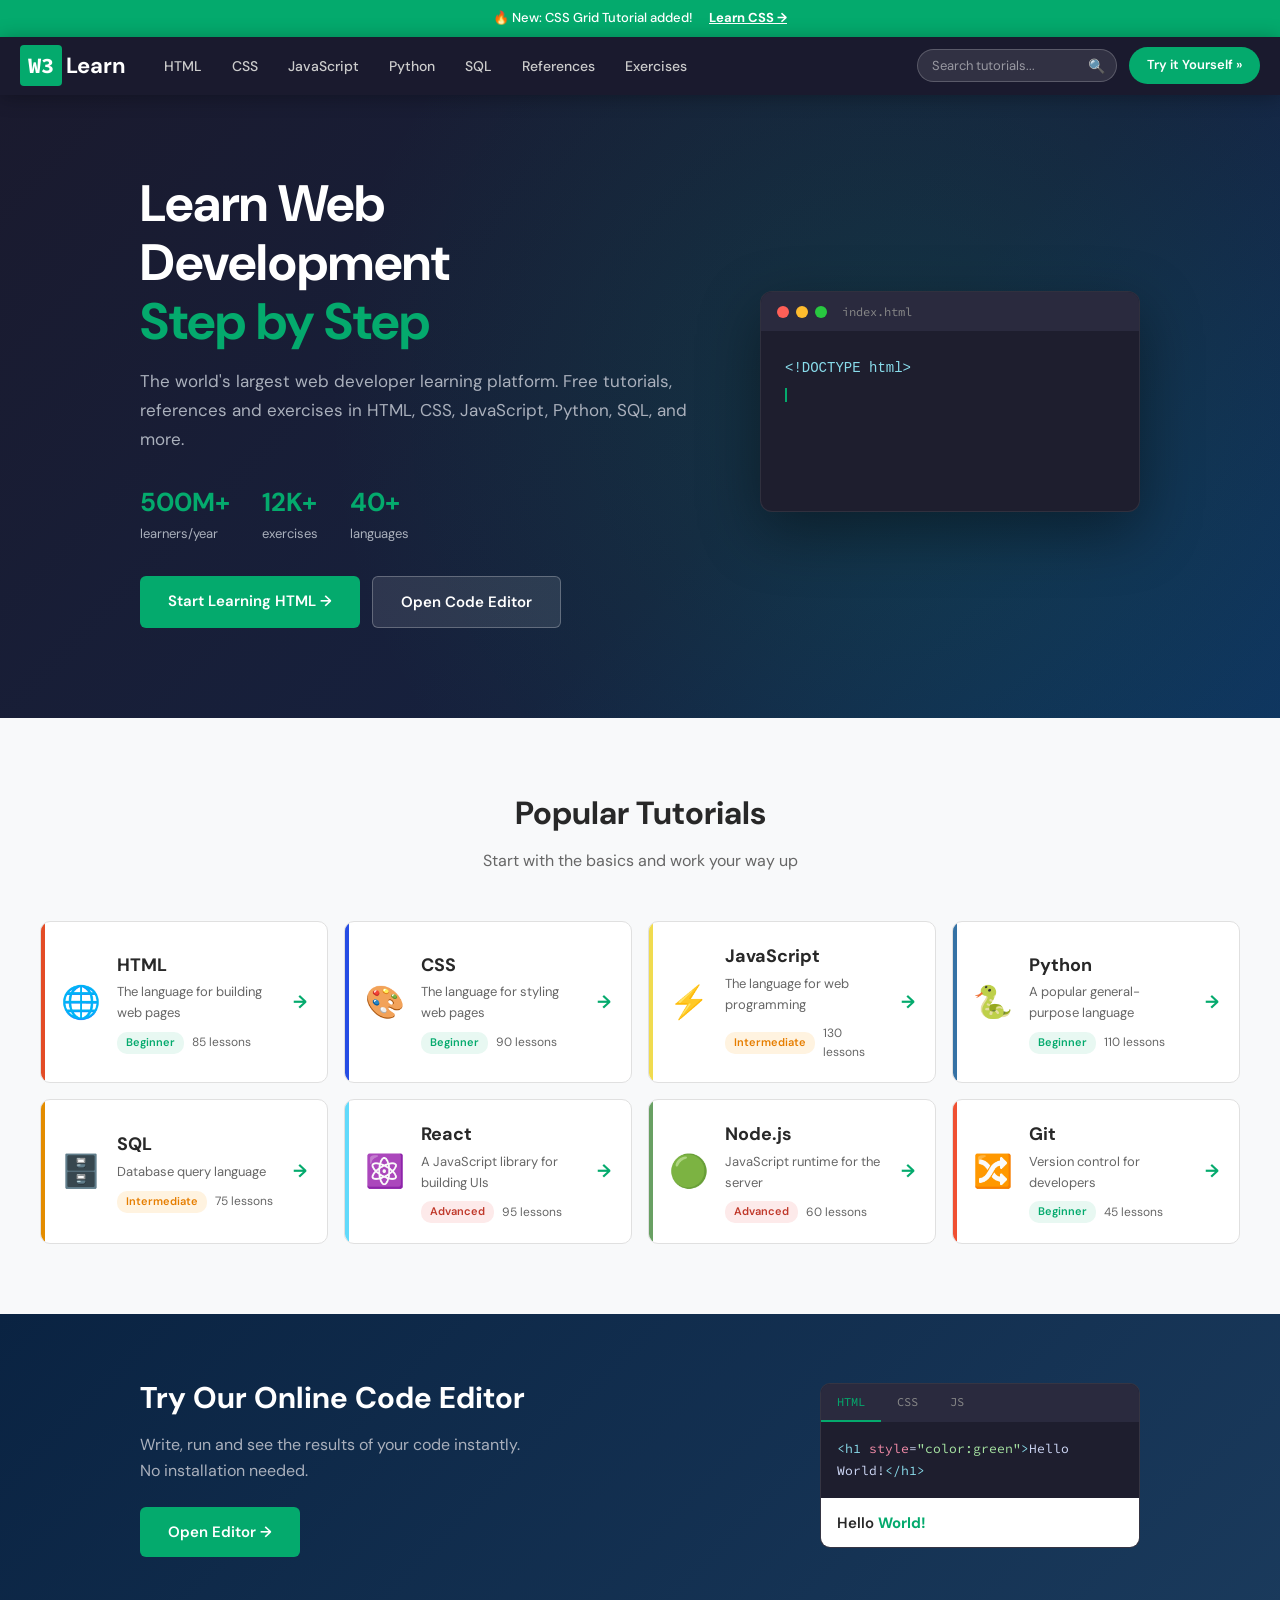
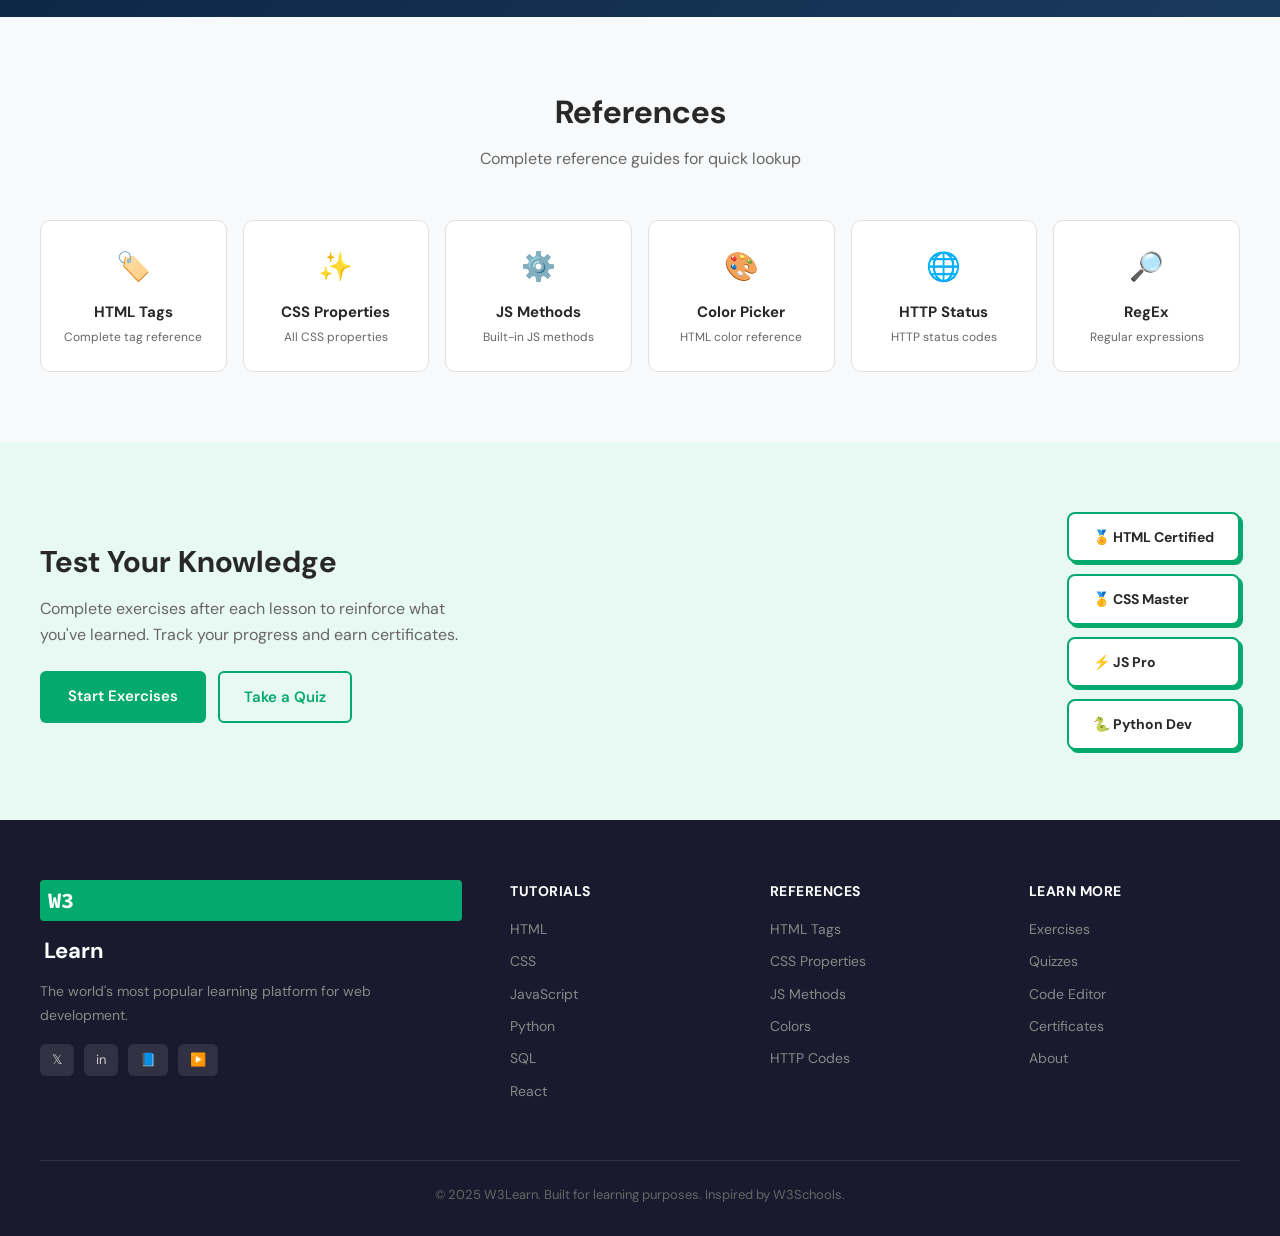
<file: index.html>
<!DOCTYPE html>
<html lang="en">
<head>
<meta charset="UTF-8"/>
<meta name="viewport" content="width=device-width,initial-scale=1"/>
<title>W3Learn — Web Development Tutorials</title>
<link rel="icon" href="data:image/svg+xml,<svg xmlns='http://www.w3.org/2000/svg' viewBox='0 0 100 100'><text y='.9em' font-size='90'>📚</text></svg>"/>
<link href="https://fonts.googleapis.com/css2?family=Source+Code+Pro:wght@400;600&family=DM+Sans:wght@400;500;600;700&display=swap" rel="stylesheet"/>
<link rel="stylesheet" href="styles/main.css"/>
</head>
<body>

<!-- TOP BAR -->
<div class="topbar">
  <span>🔥 New: CSS Grid Tutorial added!</span>
  <a href="tutorials/css.html">Learn CSS →</a>
</div>

<!-- NAVBAR -->
<nav class="navbar">
  <div class="nav-inner">
    <a href="index.html" class="nav-logo">
      <span class="logo-w">W3</span><span class="logo-learn">Learn</span>
    </a>
    <div class="nav-links">
      <a href="tutorials/html.html" class="nav-item">HTML</a>
      <a href="tutorials/css.html" class="nav-item">CSS</a>
      <a href="tutorials/javascript.html" class="nav-item">JavaScript</a>
      <a href="tutorials/python.html" class="nav-item">Python</a>
      <a href="tutorials/sql.html" class="nav-item">SQL</a>
      <a href="references.html" class="nav-item">References</a>
      <a href="exercises.html" class="nav-item">Exercises</a>
    </div>
    <div class="nav-right">
      <div class="search-box">
        <input type="text" placeholder="Search tutorials..." id="searchInput" onkeyup="handleSearch(event)"/>
        <span class="search-icon">🔍</span>
      </div>
      <a href="editor.html" class="btn-tryit">Try it Yourself »</a>
    </div>
    <button class="hamburger" onclick="toggleMobileMenu()">☰</button>
  </div>
  <div class="mobile-menu" id="mobileMenu">
    <a href="tutorials/html.html">HTML</a>
    <a href="tutorials/css.html">CSS</a>
    <a href="tutorials/javascript.html">JavaScript</a>
    <a href="tutorials/python.html">Python</a>
    <a href="tutorials/sql.html">SQL</a>
    <a href="editor.html">Try Editor</a>
  </div>
</nav>

<!-- HERO -->
<section class="hero">
  <div class="hero-content">
    <h1>Learn Web Development<br/><span class="hero-accent">Step by Step</span></h1>
    <p class="hero-sub">The world's largest web developer learning platform. Free tutorials, references and exercises in HTML, CSS, JavaScript, Python, SQL, and more.</p>
    <div class="hero-stats">
      <div class="stat"><span class="stat-num">500M+</span><span class="stat-label">learners/year</span></div>
      <div class="stat"><span class="stat-num">12K+</span><span class="stat-label">exercises</span></div>
      <div class="stat"><span class="stat-num">40+</span><span class="stat-label">languages</span></div>
    </div>
    <div class="hero-btns">
      <a href="tutorials/html.html" class="btn-primary">Start Learning HTML →</a>
      <a href="editor.html" class="btn-secondary">Open Code Editor</a>
    </div>
  </div>
  <div class="hero-code">
    <div class="code-window">
      <div class="window-bar">
        <span class="dot red"></span><span class="dot yellow"></span><span class="dot green"></span>
        <span class="window-title">index.html</span>
      </div>
      <pre class="code-preview"><code id="typewriter"></code></pre>
    </div>
  </div>
</section>

<!-- TUTORIALS GRID -->
<section class="section tutorials-section">
  <div class="container">
    <h2 class="section-title">Popular Tutorials</h2>
    <p class="section-sub">Start with the basics and work your way up</p>
    <div class="tutorials-grid">

      <a href="tutorials/html.html" class="tut-card tut-html">
        <div class="tut-icon">🌐</div>
        <div class="tut-info">
          <h3>HTML</h3>
          <p>The language for building web pages</p>
          <div class="tut-meta"><span class="badge beginner">Beginner</span><span class="lessons">85 lessons</span></div>
        </div>
        <div class="tut-arrow">→</div>
      </a>

      <a href="tutorials/css.html" class="tut-card tut-css">
        <div class="tut-icon">🎨</div>
        <div class="tut-info">
          <h3>CSS</h3>
          <p>The language for styling web pages</p>
          <div class="tut-meta"><span class="badge beginner">Beginner</span><span class="lessons">90 lessons</span></div>
        </div>
        <div class="tut-arrow">→</div>
      </a>

      <a href="tutorials/javascript.html" class="tut-card tut-js">
        <div class="tut-icon">⚡</div>
        <div class="tut-info">
          <h3>JavaScript</h3>
          <p>The language for web programming</p>
          <div class="tut-meta"><span class="badge intermediate">Intermediate</span><span class="lessons">130 lessons</span></div>
        </div>
        <div class="tut-arrow">→</div>
      </a>

      <a href="tutorials/python.html" class="tut-card tut-python">
        <div class="tut-icon">🐍</div>
        <div class="tut-info">
          <h3>Python</h3>
          <p>A popular general-purpose language</p>
          <div class="tut-meta"><span class="badge beginner">Beginner</span><span class="lessons">110 lessons</span></div>
        </div>
        <div class="tut-arrow">→</div>
      </a>

      <a href="tutorials/sql.html" class="tut-card tut-sql">
        <div class="tut-icon">🗄️</div>
        <div class="tut-info">
          <h3>SQL</h3>
          <p>Database query language</p>
          <div class="tut-meta"><span class="badge intermediate">Intermediate</span><span class="lessons">75 lessons</span></div>
        </div>
        <div class="tut-arrow">→</div>
      </a>

      <a href="tutorials/react.html" class="tut-card tut-react">
        <div class="tut-icon">⚛️</div>
        <div class="tut-info">
          <h3>React</h3>
          <p>A JavaScript library for building UIs</p>
          <div class="tut-meta"><span class="badge advanced">Advanced</span><span class="lessons">95 lessons</span></div>
        </div>
        <div class="tut-arrow">→</div>
      </a>

      <a href="tutorials/nodejs.html" class="tut-card tut-node">
        <div class="tut-icon">🟢</div>
        <div class="tut-info">
          <h3>Node.js</h3>
          <p>JavaScript runtime for the server</p>
          <div class="tut-meta"><span class="badge advanced">Advanced</span><span class="lessons">60 lessons</span></div>
        </div>
        <div class="tut-arrow">→</div>
      </a>

      <a href="tutorials/git.html" class="tut-card tut-git">
        <div class="tut-icon">🔀</div>
        <div class="tut-info">
          <h3>Git</h3>
          <p>Version control for developers</p>
          <div class="tut-meta"><span class="badge beginner">Beginner</span><span class="lessons">45 lessons</span></div>
        </div>
        <div class="tut-arrow">→</div>
      </a>

    </div>
  </div>
</section>

<!-- CODE EDITOR BANNER -->
<section class="editor-banner">
  <div class="container">
    <div class="banner-inner">
      <div class="banner-text">
        <h2>Try Our Online Code Editor</h2>
        <p>Write, run and see the results of your code instantly. No installation needed.</p>
        <a href="editor.html" class="btn-primary">Open Editor →</a>
      </div>
      <div class="banner-demo">
        <div class="mini-editor">
          <div class="mini-tabs"><span class="mini-tab active">HTML</span><span class="mini-tab">CSS</span><span class="mini-tab">JS</span></div>
          <div class="mini-code">
            <span class="kw">&lt;h1</span> <span class="at">style</span>=<span class="str">"color:green"</span><span class="kw">&gt;</span>Hello World!<span class="kw">&lt;/h1&gt;</span>
          </div>
          <div class="mini-result">Hello <span style="color:#04AA6D;font-weight:700">World!</span></div>
        </div>
      </div>
    </div>
  </div>
</section>

<!-- REFERENCES SECTION -->
<section class="section ref-section">
  <div class="container">
    <h2 class="section-title">References</h2>
    <p class="section-sub">Complete reference guides for quick lookup</p>
    <div class="ref-grid">
      <a href="references.html#html-tags" class="ref-card">
        <span class="ref-icon">🏷️</span>
        <h4>HTML Tags</h4>
        <p>Complete tag reference</p>
      </a>
      <a href="references.html#css-props" class="ref-card">
        <span class="ref-icon">✨</span>
        <h4>CSS Properties</h4>
        <p>All CSS properties</p>
      </a>
      <a href="references.html#js-methods" class="ref-card">
        <span class="ref-icon">⚙️</span>
        <h4>JS Methods</h4>
        <p>Built-in JS methods</p>
      </a>
      <a href="references.html#colors" class="ref-card">
        <span class="ref-icon">🎨</span>
        <h4>Color Picker</h4>
        <p>HTML color reference</p>
      </a>
      <a href="references.html#http" class="ref-card">
        <span class="ref-icon">🌐</span>
        <h4>HTTP Status</h4>
        <p>HTTP status codes</p>
      </a>
      <a href="references.html#regex" class="ref-card">
        <span class="ref-icon">🔎</span>
        <h4>RegEx</h4>
        <p>Regular expressions</p>
      </a>
    </div>
  </div>
</section>

<!-- EXERCISES CTA -->
<section class="section exercises-cta">
  <div class="container">
    <div class="cta-box">
      <div class="cta-text">
        <h2>Test Your Knowledge</h2>
        <p>Complete exercises after each lesson to reinforce what you've learned. Track your progress and earn certificates.</p>
        <div class="cta-btns">
          <a href="exercises.html" class="btn-primary">Start Exercises</a>
          <a href="quiz.html" class="btn-outline">Take a Quiz</a>
        </div>
      </div>
      <div class="cta-badges">
        <div class="badge-card">🏅 HTML Certified</div>
        <div class="badge-card">🥇 CSS Master</div>
        <div class="badge-card">⚡ JS Pro</div>
        <div class="badge-card">🐍 Python Dev</div>
      </div>
    </div>
  </div>
</section>

<!-- FOOTER -->
<footer class="footer">
  <div class="container">
    <div class="footer-grid">
      <div class="footer-brand">
        <span class="logo-w">W3</span><span class="logo-learn">Learn</span>
        <p>The world's most popular learning platform for web development.</p>
        <div class="social-links">
          <a href="#">𝕏</a><a href="#">in</a><a href="#">📘</a><a href="#">▶️</a>
        </div>
      </div>
      <div class="footer-col">
        <h5>Tutorials</h5>
        <a href="tutorials/html.html">HTML</a>
        <a href="tutorials/css.html">CSS</a>
        <a href="tutorials/javascript.html">JavaScript</a>
        <a href="tutorials/python.html">Python</a>
        <a href="tutorials/sql.html">SQL</a>
        <a href="tutorials/react.html">React</a>
      </div>
      <div class="footer-col">
        <h5>References</h5>
        <a href="references.html#html-tags">HTML Tags</a>
        <a href="references.html#css-props">CSS Properties</a>
        <a href="references.html#js-methods">JS Methods</a>
        <a href="references.html#colors">Colors</a>
        <a href="references.html#http">HTTP Codes</a>
      </div>
      <div class="footer-col">
        <h5>Learn More</h5>
        <a href="exercises.html">Exercises</a>
        <a href="quiz.html">Quizzes</a>
        <a href="editor.html">Code Editor</a>
        <a href="certificates.html">Certificates</a>
        <a href="about.html">About</a>
      </div>
    </div>
    <div class="footer-bottom">
      <p>© 2025 W3Learn. Built for learning purposes. Inspired by W3Schools.</p>
    </div>
  </div>
</footer>

<!-- SEARCH DROPDOWN -->
<div class="search-results" id="searchResults"></div>

<script src="scripts/main.js"></script>
</body>
</html>
</file>
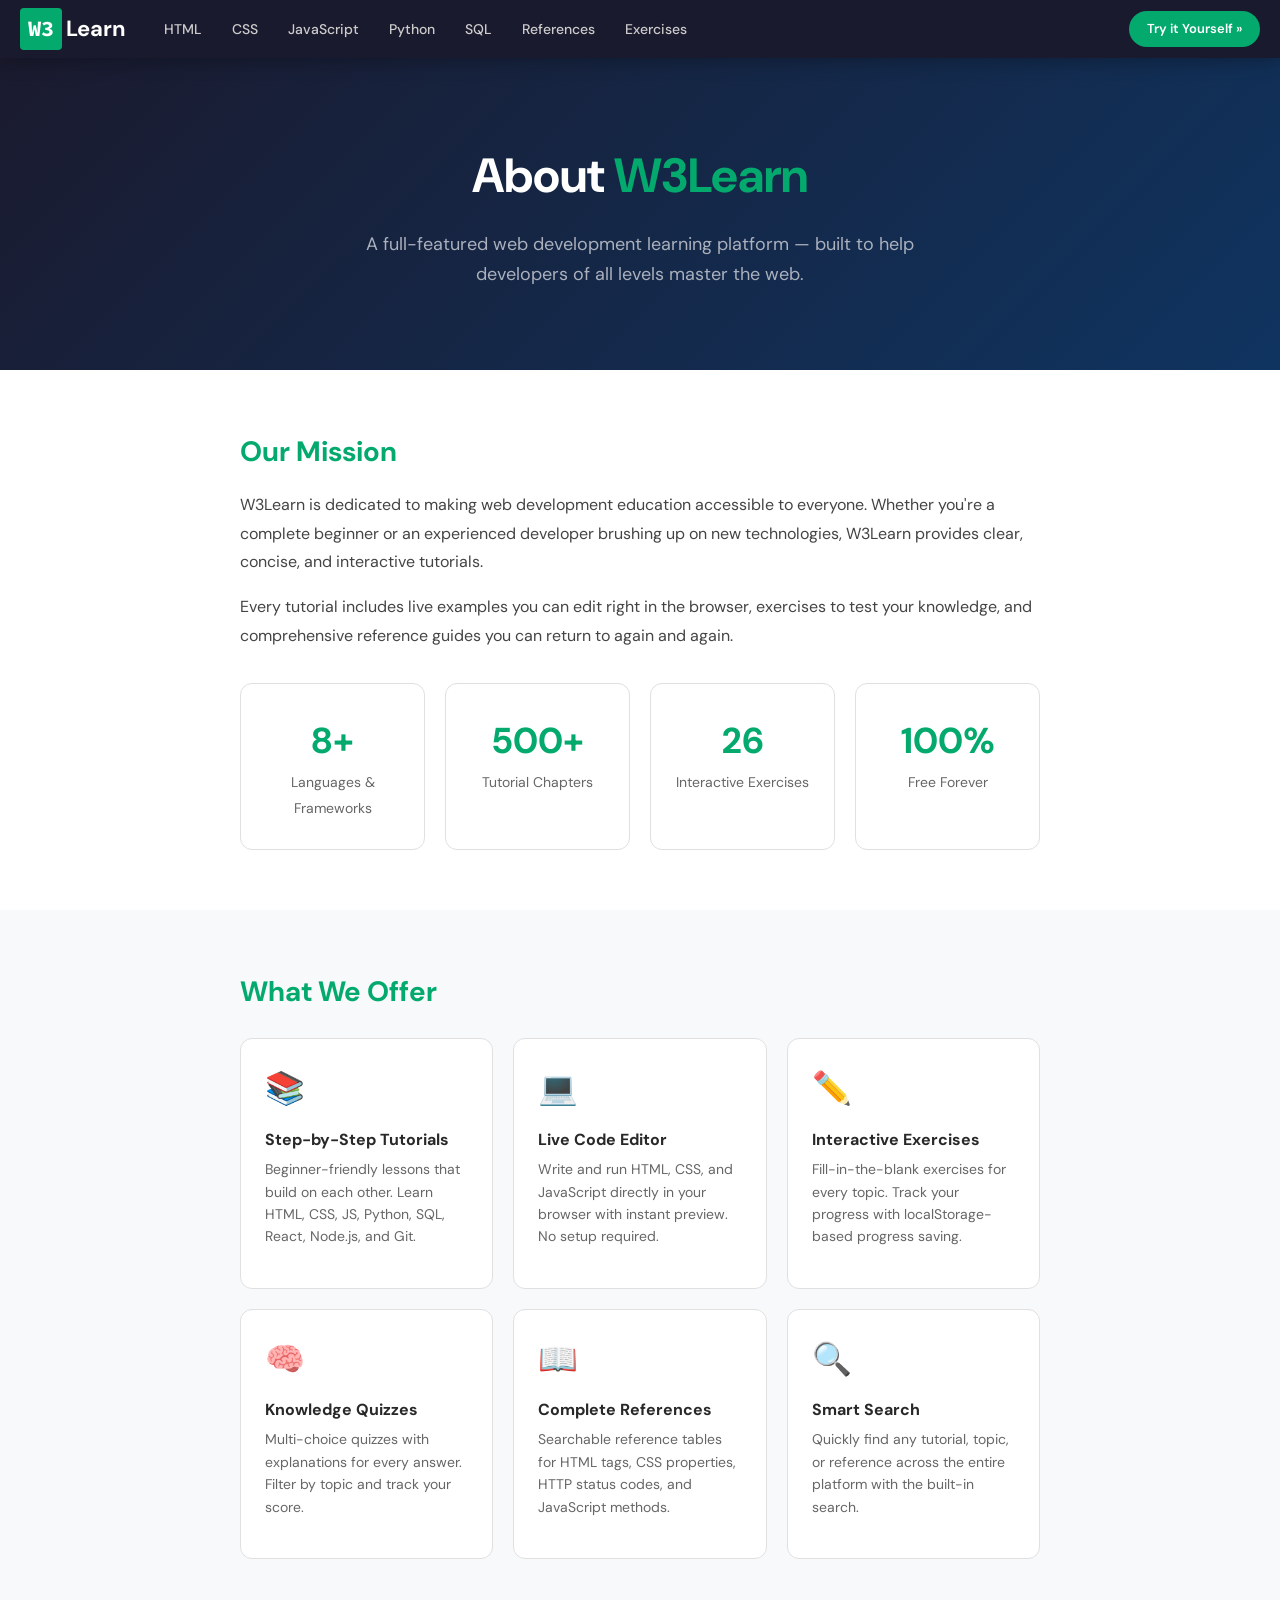
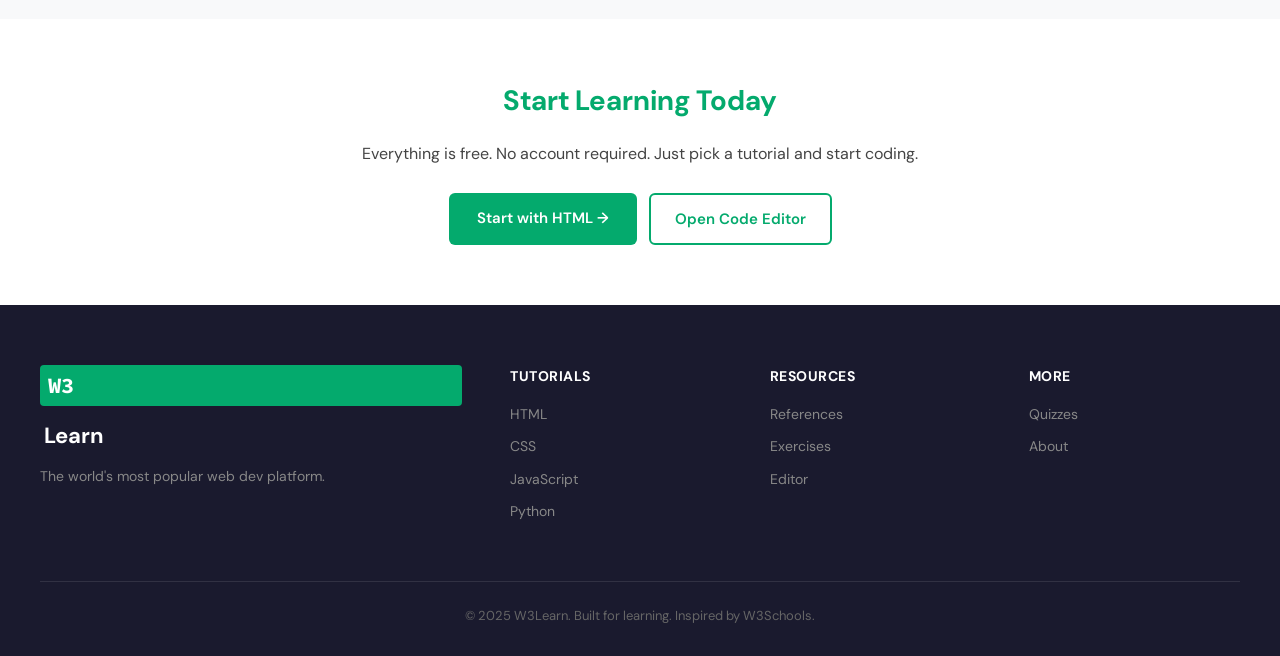
<file: about.html>
<!DOCTYPE html>
<html lang="en">
<head>
<meta charset="UTF-8"/>
<meta name="viewport" content="width=device-width,initial-scale=1"/>
<title>About — W3Learn</title>
<link rel="icon" href="data:image/svg+xml,<svg xmlns='http://www.w3.org/2000/svg' viewBox='0 0 100 100'><text y='.9em' font-size='90'>ℹ️</text></svg>"/>
<link href="https://fonts.googleapis.com/css2?family=Source+Code+Pro:wght@400;600&family=DM+Sans:wght@400;500;600;700&display=swap" rel="stylesheet"/>
<link rel="stylesheet" href="styles/main.css"/>
<style>
.about-hero { background: linear-gradient(135deg, var(--dark), #0f3460); padding: 80px 24px; text-align: center; }
.about-hero h1 { color: #fff; font-size: 48px; font-weight: 700; margin-bottom: 14px; }
.about-hero p { color: #aab0bc; font-size: 18px; max-width: 560px; margin: 0 auto; line-height: 1.7; }
.about-section { padding: 60px 24px; }
.about-section:nth-child(even) { background: var(--bg2); }
.about-content { max-width: 800px; margin: 0 auto; }
.about-content h2 { font-size: 28px; font-weight: 700; margin-bottom: 16px; color: var(--green); }
.about-content p { font-size: 16px; line-height: 1.8; color: #444; margin-bottom: 16px; }
.stats-grid { display: grid; grid-template-columns: repeat(auto-fit, minmax(160px, 1fr)); gap: 20px; margin-top: 32px; }
.stat-card { background: #fff; border: 1.5px solid var(--border); border-radius: 12px; padding: 28px 20px; text-align: center; }
.stat-card .num { font-size: 36px; font-weight: 700; color: var(--green); display: block; }
.stat-card .lbl { font-size: 14px; color: var(--text-muted); margin-top: 4px; }
.feature-grid { display: grid; grid-template-columns: repeat(auto-fit, minmax(220px, 1fr)); gap: 20px; margin-top: 24px; }
.feature-card { background: #fff; border: 1.5px solid var(--border); border-radius: 12px; padding: 24px; }
.feature-card .icon { font-size: 32px; margin-bottom: 12px; }
.feature-card h4 { font-size: 16px; font-weight: 700; margin-bottom: 6px; }
.feature-card p { font-size: 14px; color: var(--text-muted); line-height: 1.6; }
</style>
</head>
<body>
<nav class="navbar">
  <div class="nav-inner">
    <a href="index.html" class="nav-logo"><span class="logo-w">W3</span><span class="logo-learn">Learn</span></a>
    <div class="nav-links">
      <a href="tutorials/html.html" class="nav-item">HTML</a><a href="tutorials/css.html" class="nav-item">CSS</a>
      <a href="tutorials/javascript.html" class="nav-item">JavaScript</a><a href="tutorials/python.html" class="nav-item">Python</a>
      <a href="tutorials/sql.html" class="nav-item">SQL</a>
      <a href="references.html" class="nav-item">References</a><a href="exercises.html" class="nav-item">Exercises</a>
    </div>
    <div class="nav-right"><a href="editor.html" class="btn-tryit">Try it Yourself »</a></div>
    <button class="hamburger" onclick="toggleMobileMenu()">☰</button>
  </div>
  <div class="mobile-menu" id="mobileMenu"><a href="tutorials/html.html">HTML</a><a href="tutorials/css.html">CSS</a><a href="tutorials/javascript.html">JS</a><a href="editor.html">Editor</a></div>
</nav>

<div class="about-hero">
  <h1>About <span style="color:var(--green)">W3Learn</span></h1>
  <p>A full-featured web development learning platform — built to help developers of all levels master the web.</p>
</div>

<div class="about-section">
  <div class="about-content">
    <h2>Our Mission</h2>
    <p>W3Learn is dedicated to making web development education accessible to everyone. Whether you're a complete beginner or an experienced developer brushing up on new technologies, W3Learn provides clear, concise, and interactive tutorials.</p>
    <p>Every tutorial includes live examples you can edit right in the browser, exercises to test your knowledge, and comprehensive reference guides you can return to again and again.</p>
    <div class="stats-grid">
      <div class="stat-card"><span class="num">8+</span><span class="lbl">Languages & Frameworks</span></div>
      <div class="stat-card"><span class="num">500+</span><span class="lbl">Tutorial Chapters</span></div>
      <div class="stat-card"><span class="num">26</span><span class="lbl">Interactive Exercises</span></div>
      <div class="stat-card"><span class="num">100%</span><span class="lbl">Free Forever</span></div>
    </div>
  </div>
</div>

<div class="about-section">
  <div class="about-content">
    <h2>What We Offer</h2>
    <div class="feature-grid">
      <div class="feature-card">
        <div class="icon">📚</div>
        <h4>Step-by-Step Tutorials</h4>
        <p>Beginner-friendly lessons that build on each other. Learn HTML, CSS, JS, Python, SQL, React, Node.js, and Git.</p>
      </div>
      <div class="feature-card">
        <div class="icon">💻</div>
        <h4>Live Code Editor</h4>
        <p>Write and run HTML, CSS, and JavaScript directly in your browser with instant preview. No setup required.</p>
      </div>
      <div class="feature-card">
        <div class="icon">✏️</div>
        <h4>Interactive Exercises</h4>
        <p>Fill-in-the-blank exercises for every topic. Track your progress with localStorage-based progress saving.</p>
      </div>
      <div class="feature-card">
        <div class="icon">🧠</div>
        <h4>Knowledge Quizzes</h4>
        <p>Multi-choice quizzes with explanations for every answer. Filter by topic and track your score.</p>
      </div>
      <div class="feature-card">
        <div class="icon">📖</div>
        <h4>Complete References</h4>
        <p>Searchable reference tables for HTML tags, CSS properties, HTTP status codes, and JavaScript methods.</p>
      </div>
      <div class="feature-card">
        <div class="icon">🔍</div>
        <h4>Smart Search</h4>
        <p>Quickly find any tutorial, topic, or reference across the entire platform with the built-in search.</p>
      </div>
    </div>
  </div>
</div>

<div class="about-section" style="text-align:center">
  <div class="about-content" style="text-align:center">
    <h2>Start Learning Today</h2>
    <p>Everything is free. No account required. Just pick a tutorial and start coding.</p>
    <div style="display:flex;gap:12px;justify-content:center;margin-top:24px;flex-wrap:wrap">
      <a href="tutorials/html.html" class="btn-primary">Start with HTML →</a>
      <a href="editor.html" class="btn-outline">Open Code Editor</a>
    </div>
  </div>
</div>

<footer class="footer">
  <div class="container">
    <div class="footer-grid">
      <div class="footer-brand"><span class="logo-w">W3</span><span class="logo-learn">Learn</span><p>The world's most popular web dev platform.</p></div>
      <div class="footer-col"><h5>Tutorials</h5><a href="tutorials/html.html">HTML</a><a href="tutorials/css.html">CSS</a><a href="tutorials/javascript.html">JavaScript</a><a href="tutorials/python.html">Python</a></div>
      <div class="footer-col"><h5>Resources</h5><a href="references.html">References</a><a href="exercises.html">Exercises</a><a href="editor.html">Editor</a></div>
      <div class="footer-col"><h5>More</h5><a href="quiz.html">Quizzes</a><a href="about.html">About</a></div>
    </div>
    <div class="footer-bottom"><p>© 2025 W3Learn. Built for learning. Inspired by W3Schools.</p></div>
  </div>
</footer>
<script src="scripts/main.js"></script>
</body>
</html>
</file>
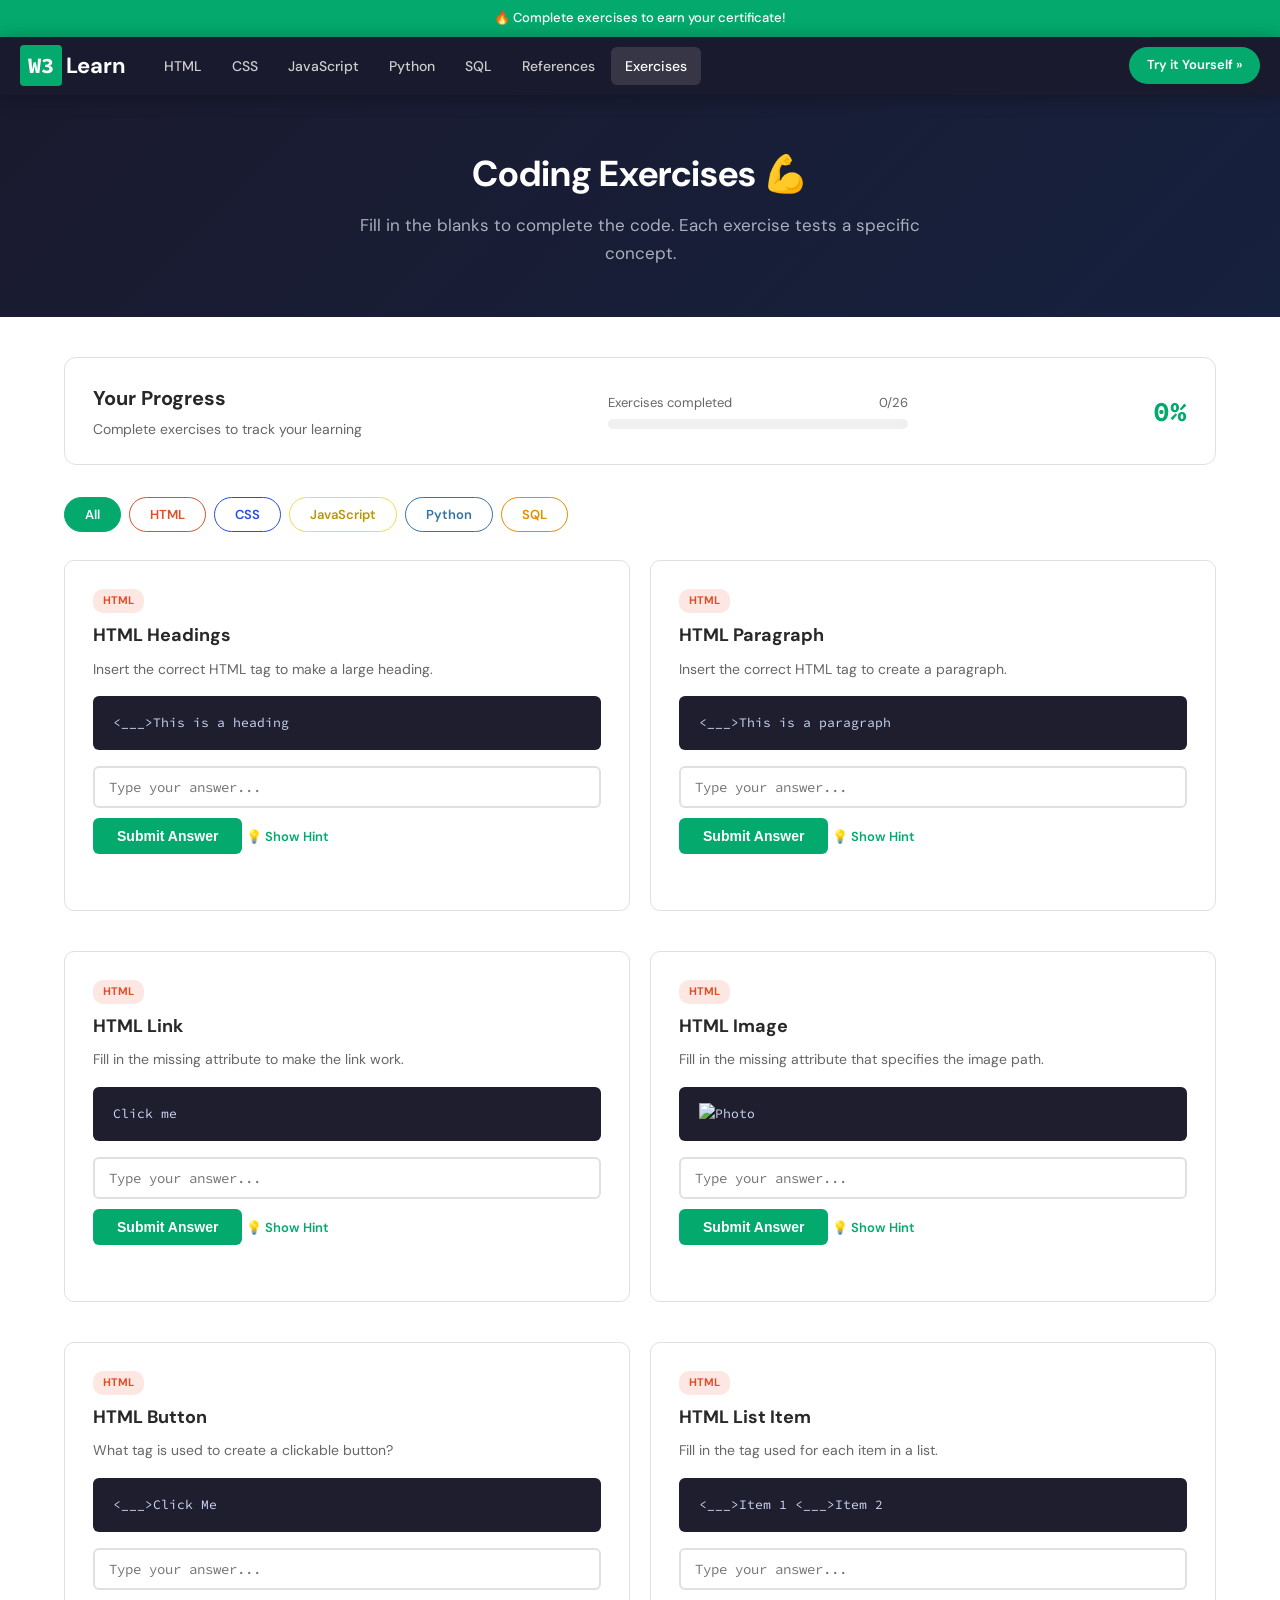
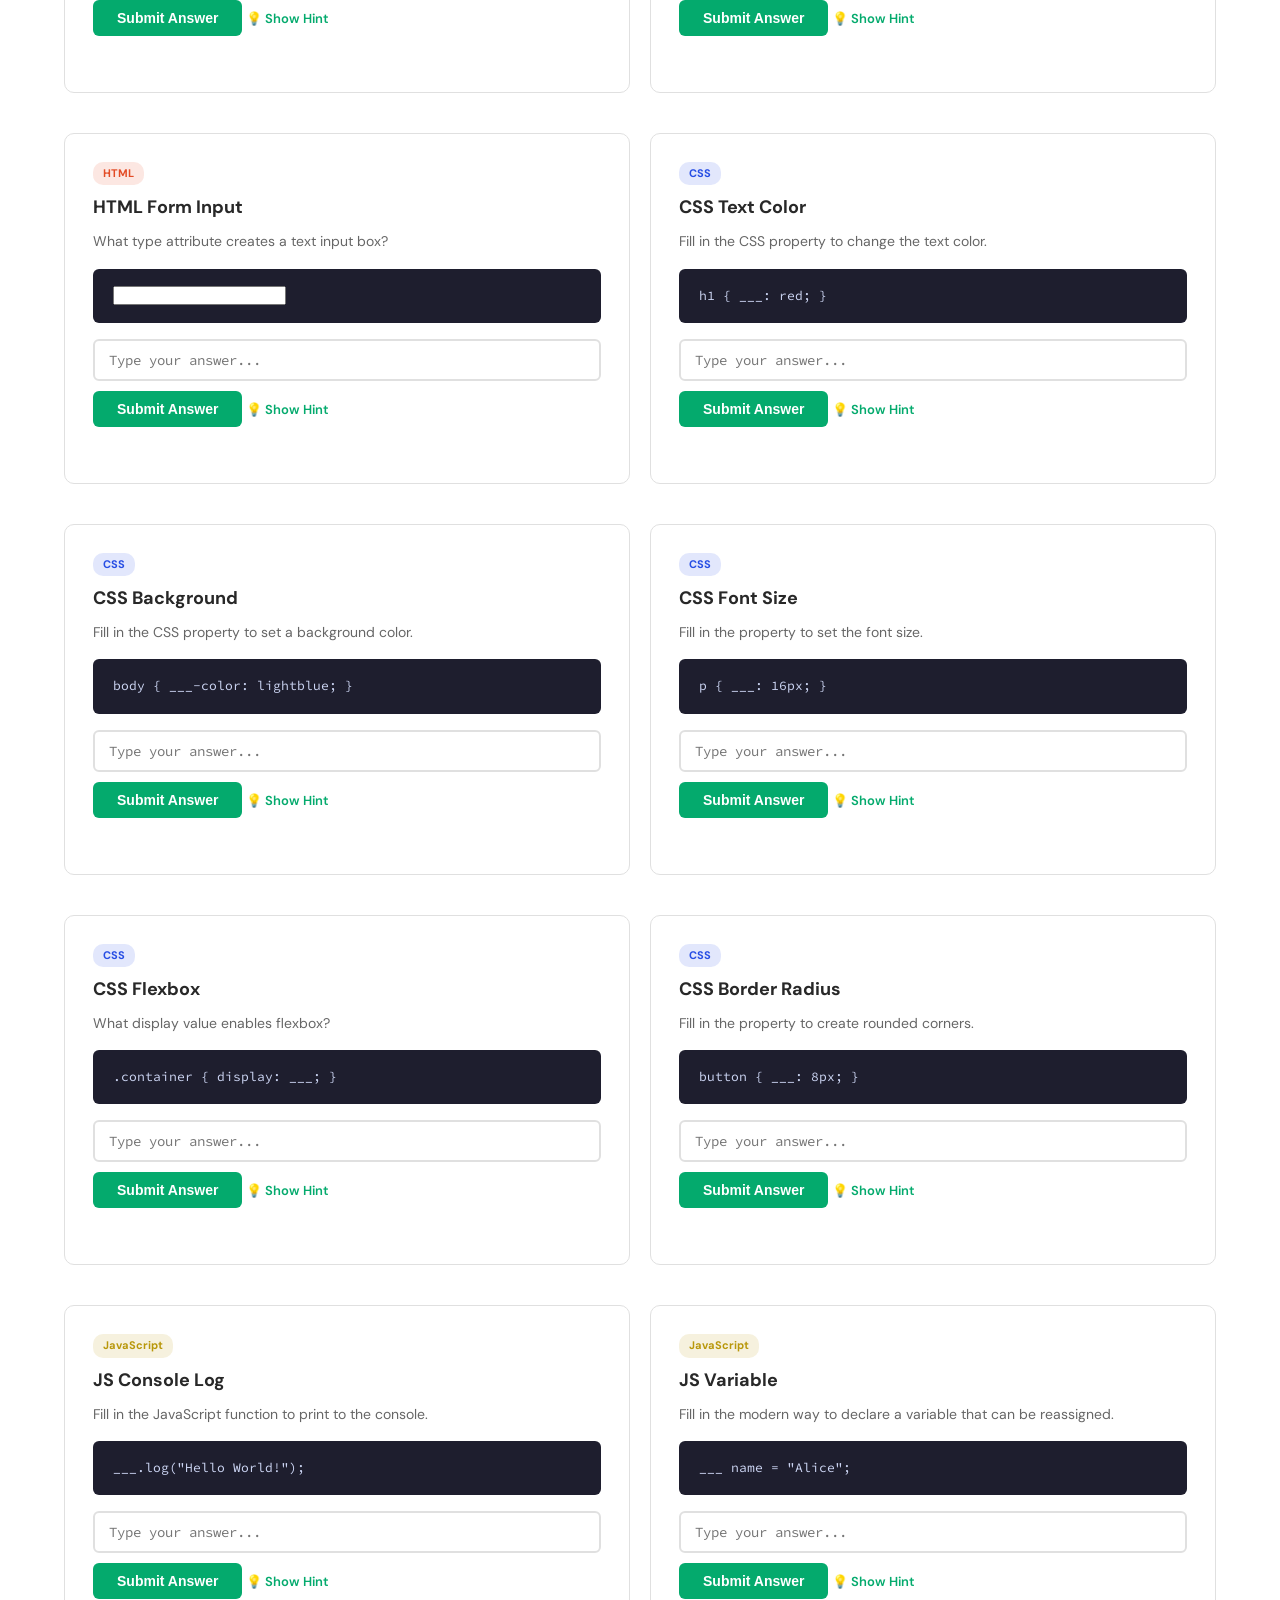
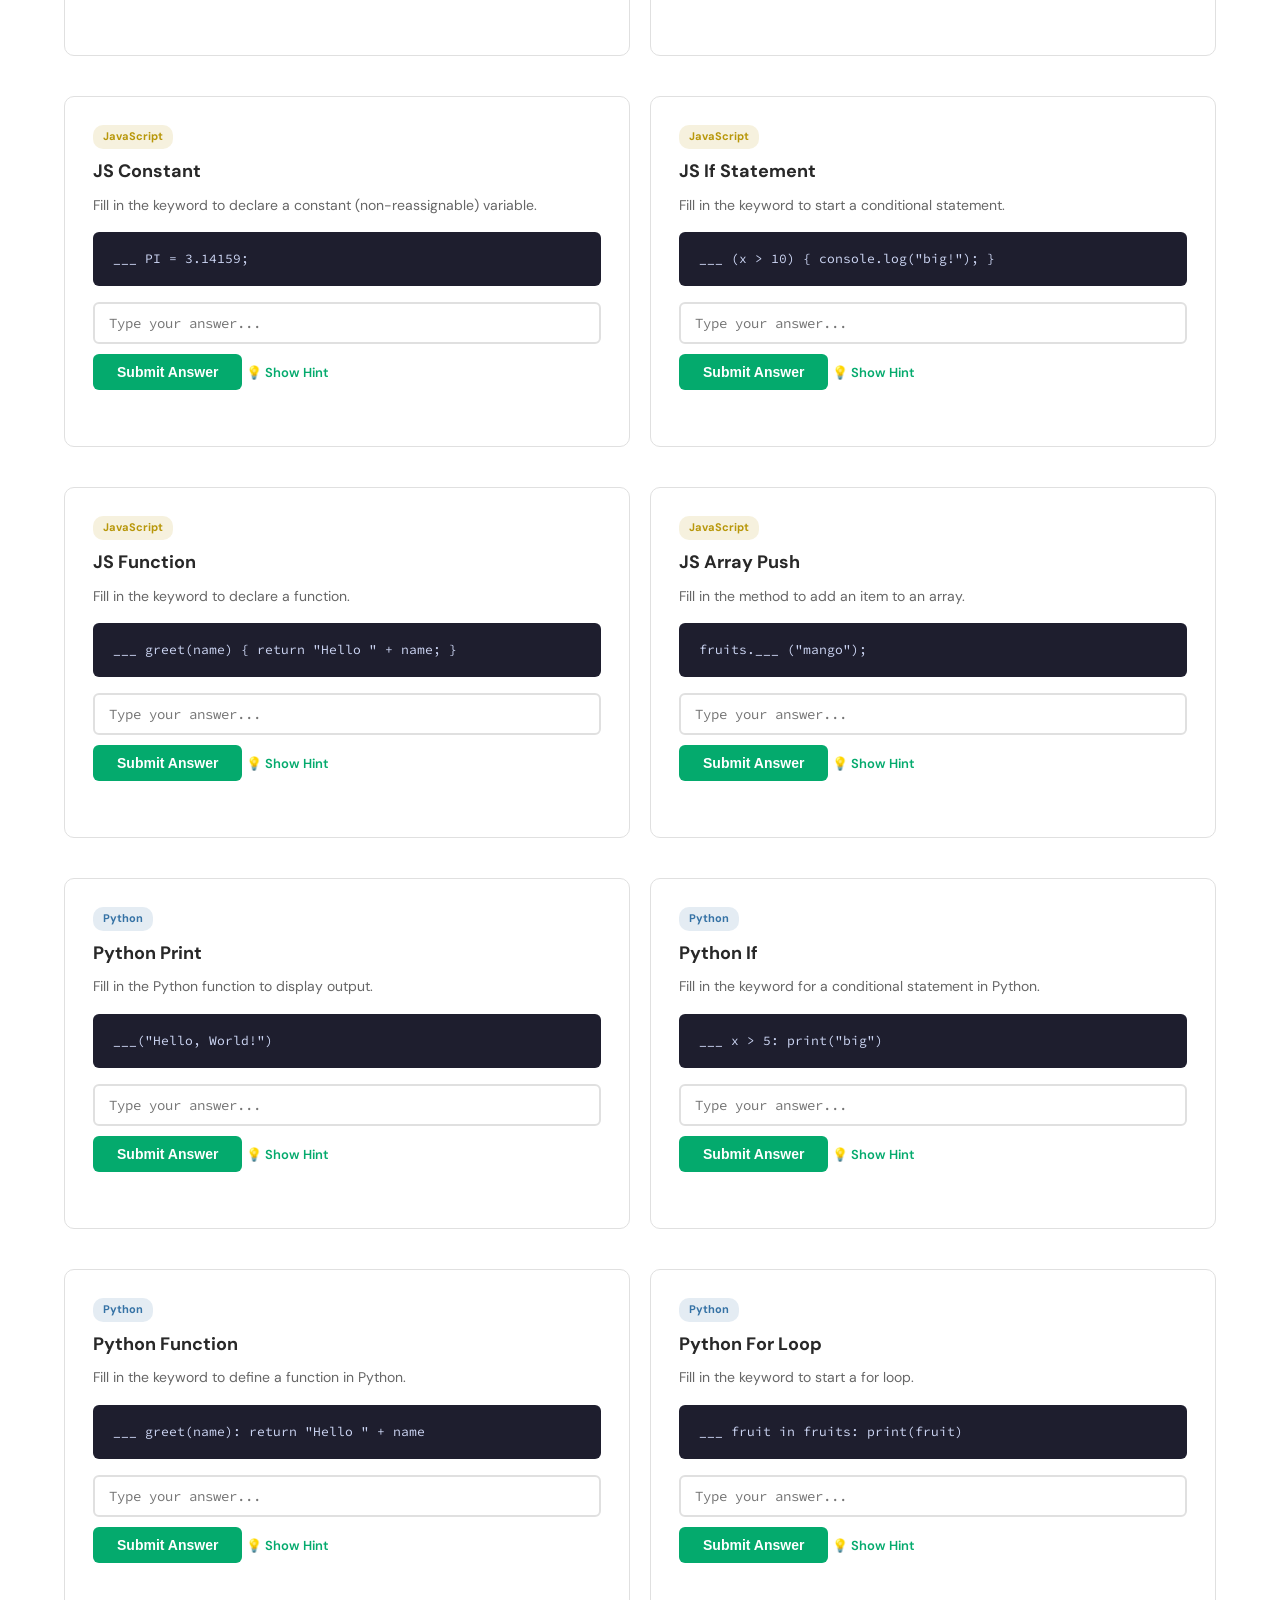
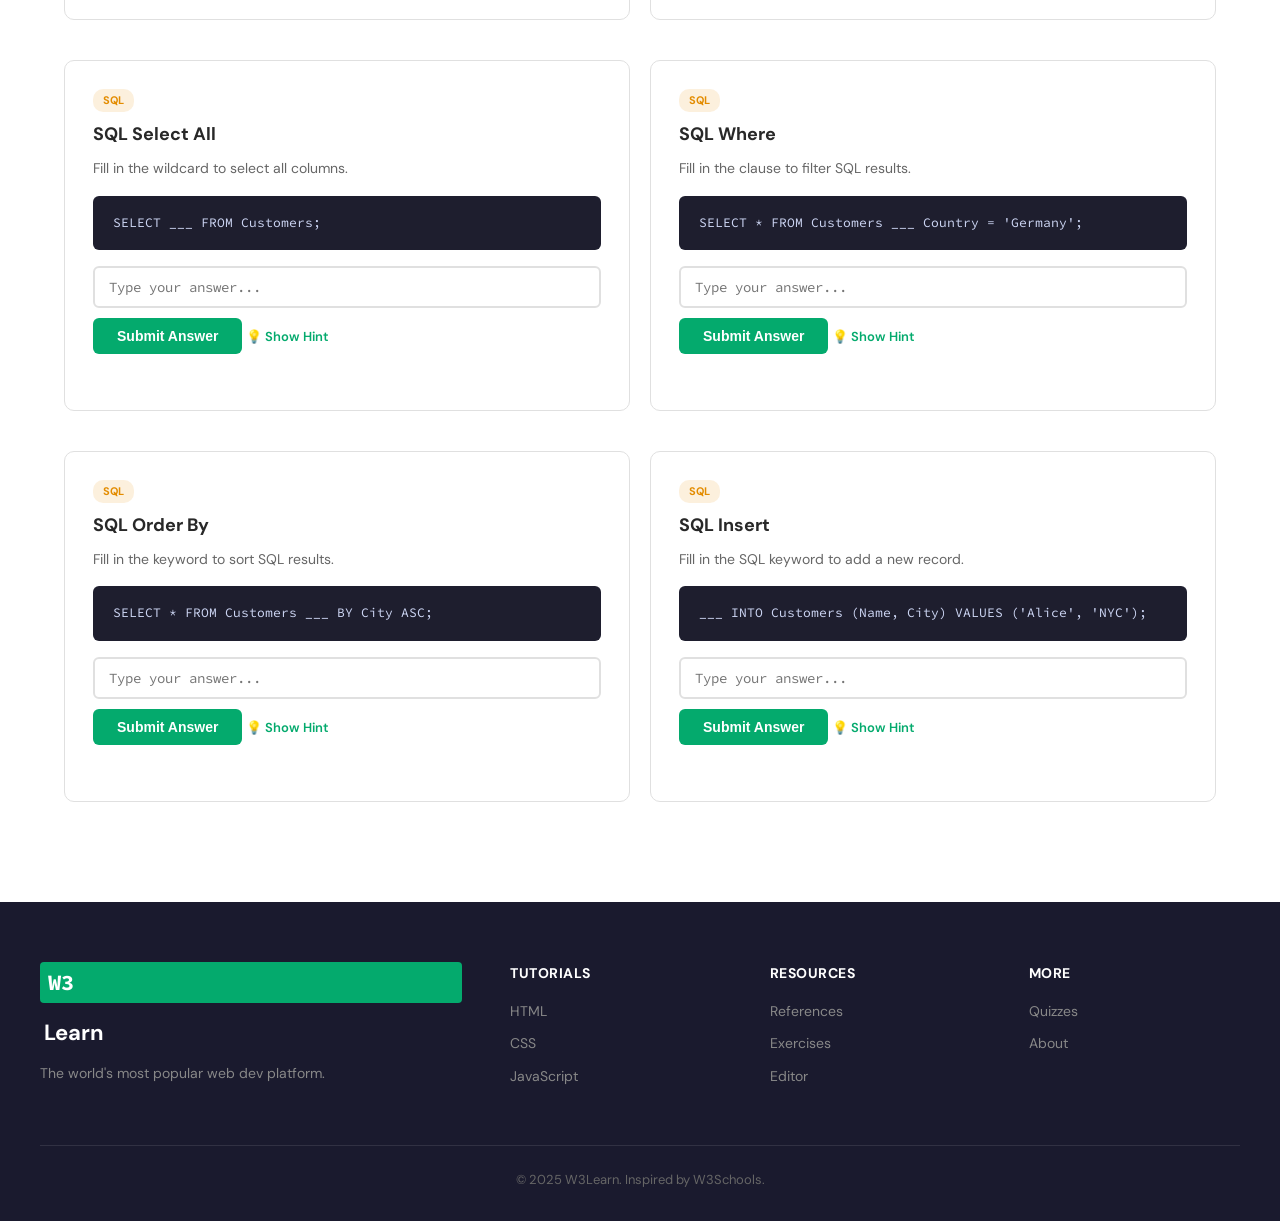
<file: exercises.html>
<!DOCTYPE html>
<html lang="en">
<head>
<meta charset="UTF-8"/>
<meta name="viewport" content="width=device-width,initial-scale=1"/>
<title>Exercises — W3Learn</title>
<link rel="icon" href="data:image/svg+xml,<svg xmlns='http://www.w3.org/2000/svg' viewBox='0 0 100 100'><text y='.9em' font-size='90'>✏️</text></svg>"/>
<link href="https://fonts.googleapis.com/css2?family=Source+Code+Pro:wght@400;600&family=DM+Sans:wght@400;500;600;700&display=swap" rel="stylesheet"/>
<link rel="stylesheet" href="styles/main.css"/>
<style>
.ex-score-bar { background: #fff; border: 1.5px solid var(--border); border-radius: 12px; padding: 24px 28px; margin-bottom: 32px; display: flex; align-items: center; justify-content: space-between; flex-wrap: wrap; gap: 16px; }
.ex-score-bar h3 { font-size: 20px; font-weight: 700; }
.progress-wrap { flex: 1; max-width: 300px; }
.progress-label { font-size: 13px; color: var(--text-muted); margin-bottom: 6px; display: flex; justify-content: space-between; }
.progress-track { background: #f0f0f0; border-radius: 50px; height: 10px; overflow: hidden; }
.progress-fill-ex { background: var(--green); height: 100%; border-radius: 50px; transition: width 0.4s; }
.filter-btns { display: flex; gap: 8px; flex-wrap: wrap; margin-bottom: 28px; }
.flt { border: 1.5px solid var(--border); background: #fff; border-radius: 50px; padding: 8px 20px; font-size: 13px; font-weight: 600; cursor: pointer; transition: all 0.15s; font-family: var(--font); color: var(--text); }
.flt:hover, .flt.active { background: var(--green); color: #fff; border-color: var(--green); }
.ex-grid { display: grid; grid-template-columns: repeat(auto-fill, minmax(520px, 1fr)); gap: 20px; }
@media (max-width: 600px) { .ex-grid { grid-template-columns: 1fr; } }
.hint-btn { background: none; border: none; color: var(--green); font-size: 13px; cursor: pointer; font-family: var(--font); font-weight: 600; margin-top: 6px; }
.hint-text { font-size: 13px; color: #888; margin-top: 6px; display: none; font-style: italic; }
.ex-progress-count { font-family: var(--font-code); font-size: 28px; font-weight: 700; color: var(--green); }
</style>
</head>
<body>
<div class="topbar"><span>🔥 Complete exercises to earn your certificate!</span></div>
<nav class="navbar">
  <div class="nav-inner">
    <a href="index.html" class="nav-logo"><span class="logo-w">W3</span><span class="logo-learn">Learn</span></a>
    <div class="nav-links">
      <a href="tutorials/html.html" class="nav-item">HTML</a><a href="tutorials/css.html" class="nav-item">CSS</a>
      <a href="tutorials/javascript.html" class="nav-item">JavaScript</a><a href="tutorials/python.html" class="nav-item">Python</a>
      <a href="tutorials/sql.html" class="nav-item">SQL</a>
      <a href="references.html" class="nav-item">References</a><a href="exercises.html" class="nav-item active">Exercises</a>
    </div>
    <div class="nav-right"><a href="editor.html" class="btn-tryit">Try it Yourself »</a></div>
    <button class="hamburger" onclick="toggleMobileMenu()">☰</button>
  </div>
  <div class="mobile-menu" id="mobileMenu"><a href="tutorials/html.html">HTML</a><a href="tutorials/css.html">CSS</a><a href="tutorials/javascript.html">JS</a><a href="editor.html">Editor</a></div>
</nav>

<section style="background:linear-gradient(135deg,var(--dark),var(--dark2));padding:50px 24px;text-align:center">
  <div class="container">
    <h1 style="color:#fff;font-size:36px;font-weight:700;margin-bottom:10px">Coding Exercises 💪</h1>
    <p style="color:#aab0bc;font-size:17px;max-width:560px;margin:0 auto">Fill in the blanks to complete the code. Each exercise tests a specific concept.</p>
  </div>
</section>

<div class="container" style="padding:40px 24px 80px">
  <div class="ex-score-bar">
    <div>
      <h3>Your Progress</h3>
      <p style="font-size:14px;color:var(--text-muted);margin-top:4px">Complete exercises to track your learning</p>
    </div>
    <div class="progress-wrap">
      <div class="progress-label"><span>Exercises completed</span><span><span id="doneCount">0</span>/<span id="totalCount">0</span></span></div>
      <div class="progress-track"><div class="progress-fill-ex" id="progressFill" style="width:0%"></div></div>
    </div>
    <div class="ex-progress-count" id="scoreDisplay">0%</div>
  </div>

  <div class="filter-btns">
    <button class="flt active" onclick="filterEx('all',this)">All</button>
    <button class="flt" onclick="filterEx('html',this)" style="color:#e34c26;border-color:#e34c26">HTML</button>
    <button class="flt" onclick="filterEx('css',this)" style="color:#264de4;border-color:#264de4">CSS</button>
    <button class="flt" onclick="filterEx('js',this)" style="color:#b8970a;border-color:#f0db4f">JavaScript</button>
    <button class="flt" onclick="filterEx('python',this)" style="color:#3572A5;border-color:#3572A5">Python</button>
    <button class="flt" onclick="filterEx('sql',this)" style="color:#e38c00;border-color:#e38c00">SQL</button>
  </div>

  <div class="ex-grid" id="exGrid"></div>
</div>

<footer class="footer">
  <div class="container">
    <div class="footer-grid">
      <div class="footer-brand"><span class="logo-w">W3</span><span class="logo-learn">Learn</span><p>The world's most popular web dev platform.</p></div>
      <div class="footer-col"><h5>Tutorials</h5><a href="tutorials/html.html">HTML</a><a href="tutorials/css.html">CSS</a><a href="tutorials/javascript.html">JavaScript</a></div>
      <div class="footer-col"><h5>Resources</h5><a href="references.html">References</a><a href="exercises.html">Exercises</a><a href="editor.html">Editor</a></div>
      <div class="footer-col"><h5>More</h5><a href="quiz.html">Quizzes</a><a href="about.html">About</a></div>
    </div>
    <div class="footer-bottom"><p>© 2025 W3Learn. Inspired by W3Schools.</p></div>
  </div>
</footer>

<script src="scripts/main.js"></script>
<script>
const exercises = [
  {id:'e1',cat:'html',title:'HTML Headings',desc:'Insert the correct HTML tag to make a large heading.',code:'<___>This is a heading</___>',answer:'h1',hint:'Headings go from h1 (largest) to h6 (smallest)'},
  {id:'e2',cat:'html',title:'HTML Paragraph',desc:'Insert the correct HTML tag to create a paragraph.',code:'<___>This is a paragraph</___>',answer:'p',hint:'Think of the letter "p" for paragraph'},
  {id:'e3',cat:'html',title:'HTML Link',desc:'Fill in the missing attribute to make the link work.',code:`<a ___="https://example.com">Click me</a>`,answer:'href',hint:'This attribute stands for "hypertext reference"'},
  {id:'e4',cat:'html',title:'HTML Image',desc:'Fill in the missing attribute that specifies the image path.',code:`<img ___="photo.jpg" alt="Photo">`,answer:'src',hint:'Short for "source"'},
  {id:'e5',cat:'html',title:'HTML Button',desc:'What tag is used to create a clickable button?',code:'<___>Click Me</___>',answer:'button',hint:'Same name as the element type'},
  {id:'e6',cat:'html',title:'HTML List Item',desc:'Fill in the tag used for each item in a list.',code:`<ul>\n  <___>Item 1</___>\n  <___>Item 2</___>\n</ul>`,answer:'li',hint:'Abbreviation for "list item"'},
  {id:'e7',cat:'html',title:'HTML Form Input',desc:'What type attribute creates a text input box?',code:`<input type="___" name="username">`,answer:'text',hint:'Most common input type'},
  {id:'e8',cat:'css',title:'CSS Text Color',desc:'Fill in the CSS property to change the text color.',code:`h1 {\n  ___: red;\n}`,answer:'color',hint:'Same word as the value it sets'},
  {id:'e9',cat:'css',title:'CSS Background',desc:'Fill in the CSS property to set a background color.',code:`body {\n  ___-color: lightblue;\n}`,answer:'background',hint:'Think "background-color"'},
  {id:'e10',cat:'css',title:'CSS Font Size',desc:'Fill in the property to set the font size.',code:`p {\n  ___: 16px;\n}`,answer:'font-size',hint:'Two words with a hyphen'},
  {id:'e11',cat:'css',title:'CSS Flexbox',desc:'What display value enables flexbox?',code:`.container {\n  display: ___;\n}`,answer:'flex',hint:'Four letters, rhymes with "Rex"'},
  {id:'e12',cat:'css',title:'CSS Border Radius',desc:'Fill in the property to create rounded corners.',code:`button {\n  ___: 8px;\n}`,answer:'border-radius',hint:'"border-" plus the property for circles'},
  {id:'e13',cat:'js',title:'JS Console Log',desc:'Fill in the JavaScript function to print to the console.',code:`___.log("Hello World!");`,answer:'console',hint:'The browser debugging tool'},
  {id:'e14',cat:'js',title:'JS Variable',desc:'Fill in the modern way to declare a variable that can be reassigned.',code:`___ name = "Alice";`,answer:'let',hint:'Short, three letters, not "var" or "const"'},
  {id:'e15',cat:'js',title:'JS Constant',desc:'Fill in the keyword to declare a constant (non-reassignable) variable.',code:`___ PI = 3.14159;`,answer:'const',hint:'Short for "constant"'},
  {id:'e16',cat:'js',title:'JS If Statement',desc:'Fill in the keyword to start a conditional statement.',code:`___ (x > 10) {\n  console.log("big!");\n}`,answer:'if',hint:'The most basic conditional keyword'},
  {id:'e17',cat:'js',title:'JS Function',desc:'Fill in the keyword to declare a function.',code:`___ greet(name) {\n  return "Hello " + name;\n}`,answer:'function',hint:'Spells out the type of thing you\'re creating'},
  {id:'e18',cat:'js',title:'JS Array Push',desc:'Fill in the method to add an item to an array.',code:`fruits.___ ("mango");`,answer:'push',hint:'You push items onto the end'},
  {id:'e19',cat:'python',title:'Python Print',desc:'Fill in the Python function to display output.',code:`___("Hello, World!")`,answer:'print',hint:'Tells Python to print to screen'},
  {id:'e20',cat:'python',title:'Python If',desc:'Fill in the keyword for a conditional statement in Python.',code:`___ x > 5:\n    print("big")`,answer:'if',hint:'Same as most other languages'},
  {id:'e21',cat:'python',title:'Python Function',desc:'Fill in the keyword to define a function in Python.',code:`___ greet(name):\n    return "Hello " + name`,answer:'def',hint:'Short for "define"'},
  {id:'e22',cat:'python',title:'Python For Loop',desc:'Fill in the keyword to start a for loop.',code:`___ fruit in fruits:\n    print(fruit)`,answer:'for',hint:'Same as most languages'},
  {id:'e23',cat:'sql',title:'SQL Select All',desc:'Fill in the wildcard to select all columns.',code:`SELECT ___ FROM Customers;`,answer:'*',hint:'Star/asterisk symbol'},
  {id:'e24',cat:'sql',title:'SQL Where',desc:'Fill in the clause to filter SQL results.',code:`SELECT * FROM Customers\n___ Country = 'Germany';`,answer:'WHERE',hint:'Used to filter based on a condition'},
  {id:'e25',cat:'sql',title:'SQL Order By',desc:'Fill in the keyword to sort SQL results.',code:`SELECT * FROM Customers\n___ BY City ASC;`,answer:'ORDER',hint:'"ORDER BY" — what order do you want?'},
  {id:'e26',cat:'sql',title:'SQL Insert',desc:'Fill in the SQL keyword to add a new record.',code:`___ INTO Customers (Name, City)\nVALUES ('Alice', 'NYC');`,answer:'INSERT',hint:'You insert data into a table'},
];

let completed = new Set(JSON.parse(localStorage.getItem('w3learn_ex') || '[]'));
let currentFilter = 'all';

function filterEx(cat, btn) {
  currentFilter = cat;
  document.querySelectorAll('.flt').forEach(b => b.classList.remove('active'));
  btn.classList.add('active');
  renderExercises();
}

function renderExercises() {
  const grid = document.getElementById('exGrid');
  const filtered = currentFilter === 'all' ? exercises : exercises.filter(e => e.cat === currentFilter);
  document.getElementById('totalCount').textContent = filtered.length;
  const doneFiltered = filtered.filter(e => completed.has(e.id)).length;
  document.getElementById('doneCount').textContent = doneFiltered;
  const pct = filtered.length ? Math.round(doneFiltered / filtered.length * 100) : 0;
  document.getElementById('progressFill').style.width = pct + '%';
  document.getElementById('scoreDisplay').textContent = pct + '%';

  const catColors = { html: '#e34c26', css: '#264de4', js: '#b8970a', python: '#3572A5', sql: '#e38c00' };
  const catLabels = { html: 'HTML', css: 'CSS', js: 'JavaScript', python: 'Python', sql: 'SQL' };

  grid.innerHTML = filtered.map(ex => `
    <div class="exercise-card ${completed.has(ex.id) ? 'done' : ''}" id="card-${ex.id}" style="${completed.has(ex.id) ? 'border-color:var(--green);background:#f0fff8' : ''}">
      <div style="display:flex;align-items:center;gap:10px;margin-bottom:8px">
        <span style="background:${catColors[ex.cat]}22;color:${catColors[ex.cat]};font-size:11px;font-weight:700;padding:3px 10px;border-radius:10px">${catLabels[ex.cat]}</span>
        ${completed.has(ex.id) ? '<span style="color:var(--green);font-weight:700;font-size:13px;margin-left:auto">✓ Completed</span>' : ''}
      </div>
      <div class="ex-title">${ex.title}</div>
      <div class="ex-desc">${ex.desc}</div>
      <div class="ex-code">${ex.code}</div>
      <input class="ex-input" id="inp-${ex.id}" placeholder="Type your answer..." ${completed.has(ex.id) ? 'value="' + ex.answer + '" disabled' : ''}/>
      <br/>
      <button class="ex-btn" onclick="checkEx('${ex.id}','${ex.answer}')">Submit Answer</button>
      <button class="hint-btn" onclick="showHint('${ex.id}')">💡 Show Hint</button>
      <div class="hint-text" id="hint-${ex.id}">${ex.hint}</div>
      <div class="ex-feedback" id="fb-${ex.id}"></div>
    </div>
  `).join('');
}

function checkEx(id, answer) {
  const input = document.getElementById('inp-' + id);
  const fb = document.getElementById('fb-' + id);
  const card = document.getElementById('card-' + id);
  const val = input.value.trim().toLowerCase();
  if (val === answer.toLowerCase()) {
    input.className = 'ex-input correct';
    fb.textContent = '✓ Correct! Well done!';
    fb.className = 'ex-feedback ok';
    card.style.borderColor = 'var(--green)';
    card.style.background = '#f0fff8';
    completed.add(id);
    localStorage.setItem('w3learn_ex', JSON.stringify([...completed]));
    updateProgress();
  } else {
    input.className = 'ex-input wrong';
    fb.textContent = `✗ Not quite. Try again! (Hint: ${answer[0]}...)`;
    fb.className = 'ex-feedback err';
  }
}

function showHint(id) {
  const hint = document.getElementById('hint-' + id);
  hint.style.display = hint.style.display === 'block' ? 'none' : 'block';
}

function updateProgress() {
  const filtered = currentFilter === 'all' ? exercises : exercises.filter(e => e.cat === currentFilter);
  const doneFiltered = filtered.filter(e => completed.has(e.id)).length;
  document.getElementById('doneCount').textContent = doneFiltered;
  const pct = filtered.length ? Math.round(doneFiltered / filtered.length * 100) : 0;
  document.getElementById('progressFill').style.width = pct + '%';
  document.getElementById('scoreDisplay').textContent = pct + '%';
}

renderExercises();
</script>
</body>
</html>
</file>
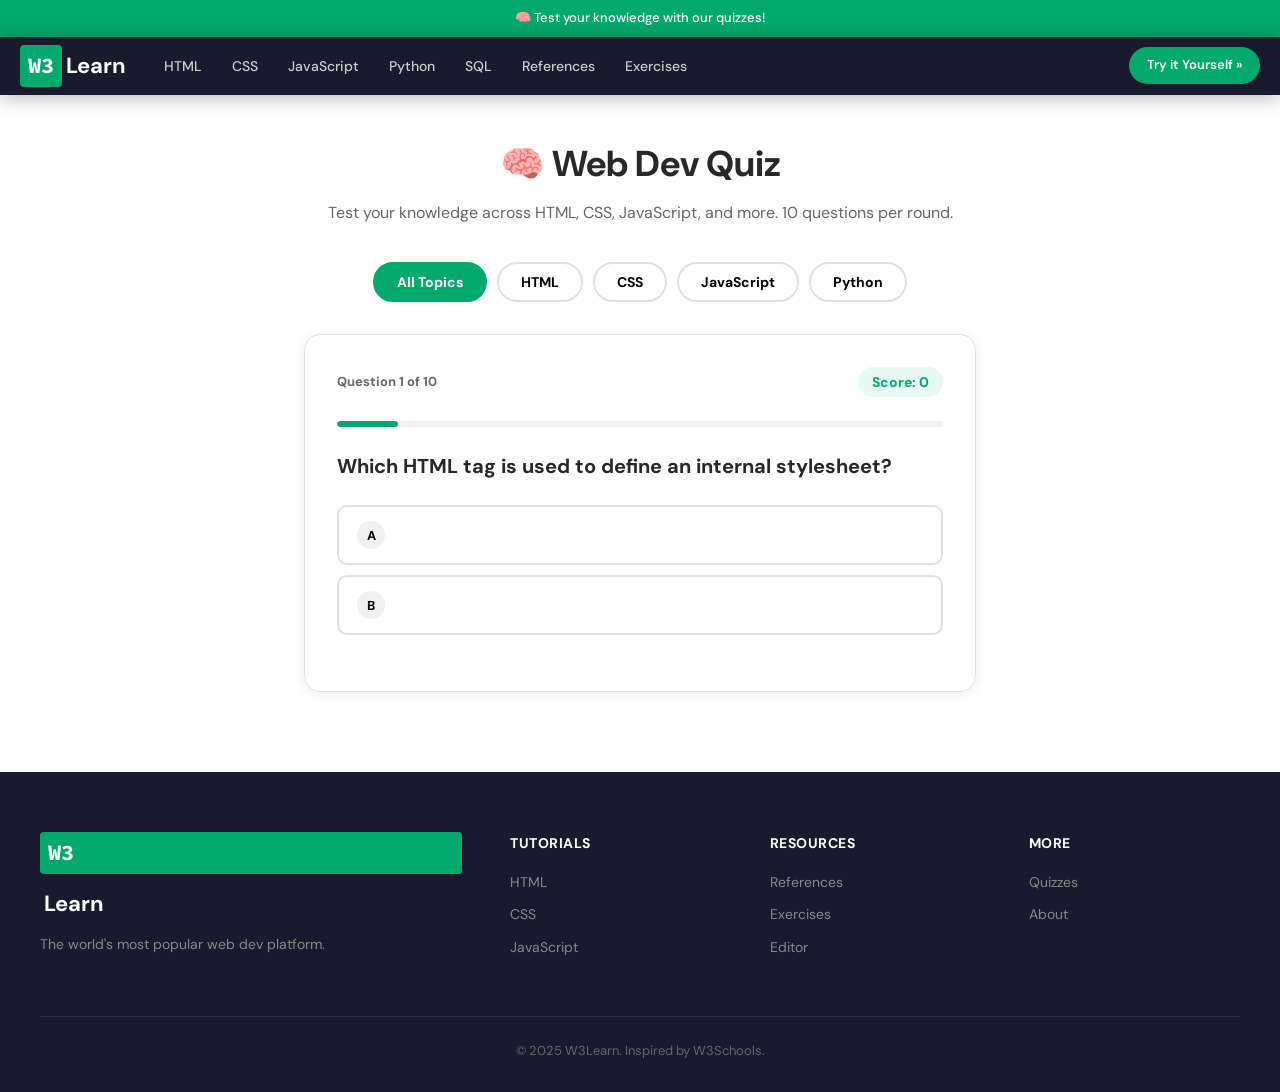
<file: quiz.html>
<!DOCTYPE html>
<html lang="en">
<head>
<meta charset="UTF-8"/>
<meta name="viewport" content="width=device-width,initial-scale=1"/>
<title>Quiz — W3Learn</title>
<link rel="icon" href="data:image/svg+xml,<svg xmlns='http://www.w3.org/2000/svg' viewBox='0 0 100 100'><text y='.9em' font-size='90'>🧠</text></svg>"/>
<link href="https://fonts.googleapis.com/css2?family=Source+Code+Pro:wght@400;600&family=DM+Sans:wght@400;500;600;700&display=swap" rel="stylesheet"/>
<link rel="stylesheet" href="styles/main.css"/>
<style>
.quiz-wrap { max-width: 720px; margin: 0 auto; padding: 40px 24px 80px; }
.quiz-header { text-align: center; margin-bottom: 36px; }
.quiz-header h1 { font-size: 36px; font-weight: 700; margin-bottom: 8px; }
.quiz-header p { color: var(--text-muted); font-size: 16px; }
.cat-select { display: flex; flex-wrap: wrap; gap: 10px; justify-content: center; margin-bottom: 32px; }
.cat-btn { border: 2px solid var(--border); background: #fff; border-radius: 50px; padding: 9px 22px; font-size: 14px; font-weight: 700; cursor: pointer; transition: all 0.15s; font-family: var(--font); }
.cat-btn.active, .cat-btn:hover { background: var(--green); color: #fff; border-color: var(--green); }
.quiz-card { background: #fff; border: 1.5px solid var(--border); border-radius: 16px; padding: 32px; box-shadow: var(--shadow); }
.quiz-meta { display: flex; align-items: center; justify-content: space-between; margin-bottom: 24px; }
.q-counter { font-size: 13px; font-weight: 700; color: var(--text-muted); }
.q-score { background: var(--green-light); color: var(--green); font-size: 14px; font-weight: 700; padding: 4px 14px; border-radius: 50px; }
.q-progress { background: #f0f0f0; border-radius: 50px; height: 6px; margin-bottom: 24px; overflow: hidden; }
.q-progress-fill { height: 100%; background: var(--green); border-radius: 50px; transition: width 0.4s; }
.q-text { font-size: 20px; font-weight: 700; color: var(--text); margin-bottom: 24px; line-height: 1.5; }
.q-code { font-family: var(--font-code); background: var(--code-bg); color: #cdd6f4; padding: 14px 18px; border-radius: 8px; font-size: 13px; margin-bottom: 20px; line-height: 1.7; }
.options { display: flex; flex-direction: column; gap: 10px; }
.opt-btn { background: #fff; border: 2px solid var(--border); border-radius: 10px; padding: 14px 18px; text-align: left; font-size: 15px; font-family: var(--font); cursor: pointer; transition: all 0.15s; display: flex; align-items: center; gap: 12px; }
.opt-btn:hover:not(:disabled) { border-color: var(--green); background: var(--green-light); }
.opt-btn.selected { border-color: #3498db; background: #eaf4fd; }
.opt-btn.correct { border-color: var(--green); background: var(--green-light); font-weight: 700; }
.opt-btn.wrong { border-color: #e74c3c; background: #fdeaea; font-weight: 700; }
.opt-label { width: 28px; height: 28px; border-radius: 50%; background: #f0f0f0; display: flex; align-items: center; justify-content: center; font-size: 13px; font-weight: 700; flex-shrink: 0; transition: all 0.15s; }
.opt-btn.correct .opt-label { background: var(--green); color: #fff; }
.opt-btn.wrong .opt-label { background: #e74c3c; color: #fff; }
.q-feedback { margin-top: 16px; padding: 14px 18px; border-radius: 8px; font-size: 14px; font-weight: 600; display: none; }
.q-feedback.show { display: block; }
.q-feedback.correct-fb { background: var(--green-light); color: var(--green); border-left: 4px solid var(--green); }
.q-feedback.wrong-fb { background: #fdeaea; color: #c0392b; border-left: 4px solid #e74c3c; }
.quiz-actions { display: flex; justify-content: flex-end; margin-top: 24px; }
.next-q-btn { background: var(--green); color: #fff; border: none; border-radius: 8px; padding: 12px 28px; font-size: 15px; font-weight: 700; cursor: pointer; font-family: var(--font); transition: background 0.15s; display: none; }
.next-q-btn:hover { background: var(--green-dark); }
.result-card { background: #fff; border: 1.5px solid var(--border); border-radius: 16px; padding: 48px 32px; text-align: center; display: none; }
.result-emoji { font-size: 72px; margin-bottom: 16px; }
.result-title { font-size: 32px; font-weight: 700; margin-bottom: 8px; }
.result-score { font-size: 20px; color: var(--text-muted); margin-bottom: 24px; }
.result-grade { font-size: 56px; font-weight: 700; color: var(--green); margin-bottom: 24px; }
.result-actions { display: flex; gap: 12px; justify-content: center; flex-wrap: wrap; }
.restart-q { background: var(--green); color: #fff; border: none; border-radius: 8px; padding: 12px 28px; font-size: 15px; font-weight: 700; cursor: pointer; font-family: var(--font); }
.share-q { background: #fff; color: var(--text); border: 2px solid var(--border); border-radius: 8px; padding: 12px 28px; font-size: 15px; font-weight: 700; cursor: pointer; font-family: var(--font); }
</style>
</head>
<body>
<div class="topbar"><span>🧠 Test your knowledge with our quizzes!</span></div>
<nav class="navbar">
  <div class="nav-inner">
    <a href="index.html" class="nav-logo"><span class="logo-w">W3</span><span class="logo-learn">Learn</span></a>
    <div class="nav-links">
      <a href="tutorials/html.html" class="nav-item">HTML</a><a href="tutorials/css.html" class="nav-item">CSS</a>
      <a href="tutorials/javascript.html" class="nav-item">JavaScript</a><a href="tutorials/python.html" class="nav-item">Python</a>
      <a href="tutorials/sql.html" class="nav-item">SQL</a>
      <a href="references.html" class="nav-item">References</a><a href="exercises.html" class="nav-item">Exercises</a>
    </div>
    <div class="nav-right"><a href="editor.html" class="btn-tryit">Try it Yourself »</a></div>
    <button class="hamburger" onclick="toggleMobileMenu()">☰</button>
  </div>
  <div class="mobile-menu" id="mobileMenu"><a href="tutorials/html.html">HTML</a><a href="tutorials/css.html">CSS</a><a href="tutorials/javascript.html">JS</a><a href="editor.html">Editor</a></div>
</nav>

<div class="quiz-wrap">
  <div class="quiz-header">
    <h1>🧠 Web Dev Quiz</h1>
    <p>Test your knowledge across HTML, CSS, JavaScript, and more. 10 questions per round.</p>
  </div>

  <div class="cat-select">
    <button class="cat-btn active" onclick="startQuiz('all',this)">All Topics</button>
    <button class="cat-btn" onclick="startQuiz('html',this)">HTML</button>
    <button class="cat-btn" onclick="startQuiz('css',this)">CSS</button>
    <button class="cat-btn" onclick="startQuiz('js',this)">JavaScript</button>
    <button class="cat-btn" onclick="startQuiz('python',this)">Python</button>
  </div>

  <div class="quiz-card" id="quizCard">
    <div class="quiz-meta">
      <span class="q-counter" id="qCounter">Question 1 of 10</span>
      <span class="q-score" id="qScore">Score: 0</span>
    </div>
    <div class="q-progress"><div class="q-progress-fill" id="qProgress" style="width:10%"></div></div>
    <div class="q-text" id="qText"></div>
    <div class="q-code" id="qCode" style="display:none"></div>
    <div class="options" id="options"></div>
    <div class="q-feedback" id="qFeedback"></div>
    <div class="quiz-actions">
      <button class="next-q-btn" id="nextBtn" onclick="nextQuestion()">Next Question →</button>
    </div>
  </div>

  <div class="result-card" id="resultCard">
    <div class="result-emoji" id="rEmoji"></div>
    <div class="result-title" id="rTitle"></div>
    <div class="result-grade" id="rGrade"></div>
    <div class="result-score" id="rScore"></div>
    <div class="result-actions">
      <button class="restart-q" onclick="location.reload()">🔄 Play Again</button>
      <a href="exercises.html" class="share-q" style="text-decoration:none;display:inline-block">✏️ Try Exercises</a>
    </div>
  </div>
</div>

<footer class="footer">
  <div class="container">
    <div class="footer-grid">
      <div class="footer-brand"><span class="logo-w">W3</span><span class="logo-learn">Learn</span><p>The world's most popular web dev platform.</p></div>
      <div class="footer-col"><h5>Tutorials</h5><a href="tutorials/html.html">HTML</a><a href="tutorials/css.html">CSS</a><a href="tutorials/javascript.html">JavaScript</a></div>
      <div class="footer-col"><h5>Resources</h5><a href="references.html">References</a><a href="exercises.html">Exercises</a><a href="editor.html">Editor</a></div>
      <div class="footer-col"><h5>More</h5><a href="quiz.html">Quizzes</a><a href="about.html">About</a></div>
    </div>
    <div class="footer-bottom"><p>© 2025 W3Learn. Inspired by W3Schools.</p></div>
  </div>
</footer>

<script src="scripts/main.js"></script>
<script>
const allQuestions = [
  { cat:'html', q:'What does HTML stand for?', opts:['Hyper Text Markup Language','High Tech Modern Language','Home Tool Markup Language','Hyperlink Text Management Language'], a:0, exp:'HTML stands for Hyper Text Markup Language — the standard language for creating web pages.' },
  { cat:'html', q:'Which HTML tag is used to define an internal stylesheet?', opts:['<css>','<script>','<style>','<link>'], a:2, exp:'The <style> tag is used to embed CSS directly within an HTML document.' },
  { cat:'html', q:'Which HTML attribute specifies an alternate text for an image?', opts:['title','src','alt','longdesc'], a:2, exp:'The "alt" attribute provides alternative text if the image cannot be displayed.' },
  { cat:'html', q:'What is the correct HTML element for the largest heading?', opts:['<h6>','<heading>','<h1>','<head>'], a:2, exp:'<h1> is the largest heading in HTML. Headings go from h1 (largest) to h6 (smallest).' },
  { cat:'html', q:'Which element is used to create an ordered list?', opts:['<ul>','<list>','<ol>','<dl>'], a:2, exp:'<ol> creates an ordered (numbered) list. <ul> creates an unordered (bulleted) list.' },
  { cat:'html', q:'What does the <br> tag do?', code:'<p>Hello<br>World</p>', opts:['Bold text','Line break','New paragraph','Horizontal rule'], a:1, exp:'<br> inserts a line break — it\'s an empty element with no closing tag.' },
  { cat:'css', q:'Which CSS property changes the text color?', opts:['font-color','text-color','color','foreground-color'], a:2, exp:'The "color" property in CSS is used to set the text color of an element.' },
  { cat:'css', q:'Which property is used to change the background color?', opts:['bgcolor','background-color','color','background'], a:1, exp:'"background-color" sets the background color. "background" is a shorthand for all background properties.' },
  { cat:'css', q:'How do you make text bold in CSS?', opts:['font-style: bold','text-weight: bold','font-weight: bold','font: bold'], a:2, exp:'"font-weight: bold" makes text bold. Valid values include: normal, bold, 100-900.' },
  { cat:'css', q:'Which CSS value centers text horizontally?', code:'p { text-align: ___; }', opts:['middle','justify','right','center'], a:3, exp:'"text-align: center" horizontally centers text within its container.' },
  { cat:'css', q:'What does "display: flex" enable?', opts:['CSS animations','Flexbox layout','CSS Grid','Float layout'], a:1, exp:'Setting display to flex enables the Flexbox layout model on a container element.' },
  { cat:'css', q:'Which unit is relative to the font-size of the root element?', opts:['em','px','rem','vh'], a:2, exp:'"rem" stands for "root em" — it\'s relative to the font-size of the <html> element.' },
  { cat:'js', q:'Which keyword declares a block-scoped variable that can be reassigned?', opts:['var','let','const','def'], a:1, exp:'"let" declares a block-scoped variable that can be reassigned. "const" cannot be reassigned. "var" is function-scoped.' },
  { cat:'js', q:'What does "===" check in JavaScript?', opts:['Value only','Type only','Value and type','Neither'], a:2, exp:'"===" is the strict equality operator — it checks both value AND type. "==" only checks value.' },
  { cat:'js', q:'Which method adds an element to the end of an array?', opts:['push()','pop()','shift()','append()'], a:0, exp:'"push()" adds one or more elements to the end of an array and returns the new length.' },
  { cat:'js', q:'What is the output of typeof null?', code:'console.log(typeof null);', opts:['"null"','"undefined"','"object"','"boolean"'], a:2, exp:'"typeof null" returns "object" — this is a well-known bug in JavaScript that has been kept for backward compatibility.' },
  { cat:'js', q:'Which method is used to select an element by ID?', opts:['querySelector()','getElementByClass()','getElementById()','findById()'], a:2, exp:'"document.getElementById()" selects an element by its unique id attribute.' },
  { cat:'js', q:'What does "async/await" do in JavaScript?', opts:['Creates animations','Handles asynchronous code','Defines classes','Imports modules'], a:1, exp:'"async/await" is syntactic sugar over Promises — it lets you write asynchronous code that reads like synchronous code.' },
  { cat:'python', q:'How do you start a comment in Python?', opts:['//','/*','#','--'], a:2, exp:'In Python, comments start with the "#" character. Everything after # on that line is ignored.' },
  { cat:'python', q:'Which keyword is used to define a function in Python?', opts:['function','fun','def','fn'], a:2, exp:'"def" is the keyword used to define functions in Python: def function_name(params):' },
  { cat:'python', q:'What is the correct way to create a list in Python?', opts:['list = (1,2,3)','list = [1,2,3]','list = {1,2,3}','list = <1,2,3>'], a:1, exp:'Lists in Python use square brackets: [1, 2, 3]. Parentheses create tuples. Curly braces create sets/dicts.' },
  { cat:'python', q:'What does "len([1,2,3,4])" return?', opts:['3','4','5','Error'], a:1, exp:'"len()" returns the number of items in a sequence. [1,2,3,4] has 4 items, so len() returns 4.' },
];

const QUIZ_LENGTH = 10;
let questions = [], current = 0, score = 0, answered = false, currentCat = 'all';

function shuffle(arr) { return [...arr].sort(() => Math.random() - 0.5); }

function startQuiz(cat, btn) {
  currentCat = cat;
  document.querySelectorAll('.cat-btn').forEach(b => b.classList.remove('active'));
  btn.classList.add('active');
  current = 0; score = 0; answered = false;
  const pool = cat === 'all' ? allQuestions : allQuestions.filter(q => q.cat === cat);
  questions = shuffle(pool).slice(0, QUIZ_LENGTH);
  document.getElementById('quizCard').style.display = 'block';
  document.getElementById('resultCard').style.display = 'none';
  loadQuestion();
}

function loadQuestion() {
  answered = false;
  const q = questions[current];
  document.getElementById('qCounter').textContent = `Question ${current + 1} of ${questions.length}`;
  document.getElementById('qScore').textContent = `Score: ${score}`;
  document.getElementById('qProgress').style.width = ((current + 1) / questions.length * 100) + '%';
  document.getElementById('qText').textContent = q.q;
  const codeEl = document.getElementById('qCode');
  if (q.code) { codeEl.textContent = q.code; codeEl.style.display = 'block'; }
  else codeEl.style.display = 'none';
  document.getElementById('qFeedback').className = 'q-feedback';
  document.getElementById('qFeedback').textContent = '';
  document.getElementById('nextBtn').style.display = 'none';

  const labels = ['A', 'B', 'C', 'D'];
  const optionsEl = document.getElementById('options');
  optionsEl.innerHTML = q.opts.map((opt, i) => `
    <button class="opt-btn" onclick="selectAnswer(${i})" id="opt${i}">
      <span class="opt-label">${labels[i]}</span>
      <span>${opt}</span>
    </button>
  `).join('');
}

function selectAnswer(idx) {
  if (answered) return;
  answered = true;
  const q = questions[current];
  const isCorrect = idx === q.a;
  if (isCorrect) score++;

  document.querySelectorAll('.opt-btn').forEach((btn, i) => {
    btn.disabled = true;
    if (i === q.a) btn.classList.add('correct');
    else if (i === idx && !isCorrect) btn.classList.add('wrong');
  });

  const fb = document.getElementById('qFeedback');
  fb.textContent = (isCorrect ? '✅ Correct! ' : '❌ Wrong. ') + q.exp;
  fb.className = 'q-feedback show ' + (isCorrect ? 'correct-fb' : 'wrong-fb');
  document.getElementById('nextBtn').style.display = 'block';
  document.getElementById('qScore').textContent = `Score: ${score}`;
}

function nextQuestion() {
  current++;
  if (current >= questions.length) { showResult(); return; }
  loadQuestion();
}

function showResult() {
  document.getElementById('quizCard').style.display = 'none';
  const card = document.getElementById('resultCard');
  card.style.display = 'block';
  const pct = Math.round(score / questions.length * 100);
  const grades = [
    { min:90, emoji:'🏆', title:'Outstanding!', grade:'A+' },
    { min:80, emoji:'🥇', title:'Excellent!', grade:'A' },
    { min:70, emoji:'🎉', title:'Great Job!', grade:'B' },
    { min:60, emoji:'😊', title:'Good Effort!', grade:'C' },
    { min:0,  emoji:'💪', title:'Keep Practicing!', grade:'D' },
  ];
  const g = grades.find(gr => pct >= gr.min);
  document.getElementById('rEmoji').textContent = g.emoji;
  document.getElementById('rTitle').textContent = g.title;
  document.getElementById('rGrade').textContent = g.grade;
  document.getElementById('rScore').textContent = `You scored ${score} out of ${questions.length} (${pct}%)`;
}

// Start with all questions
startQuiz('all', document.querySelector('.cat-btn.active'));
</script>
</body>
</html>
</file>
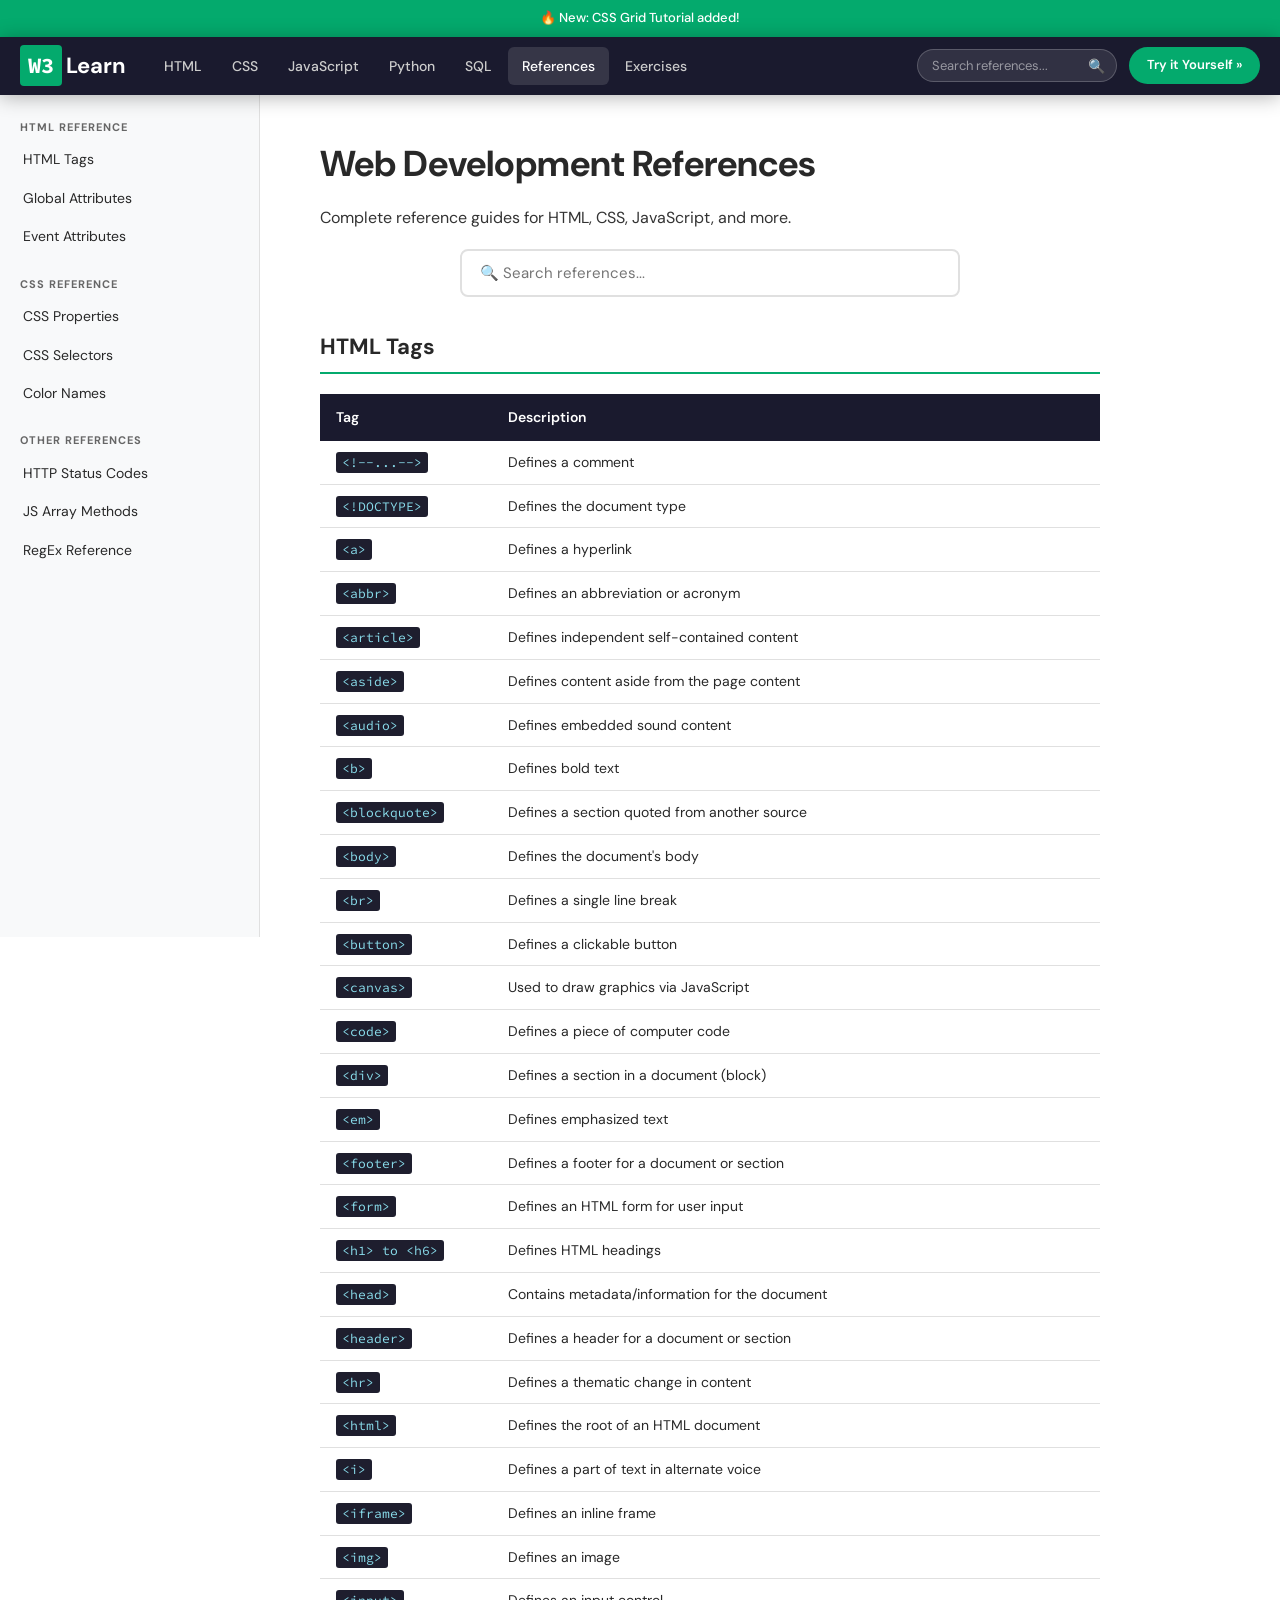
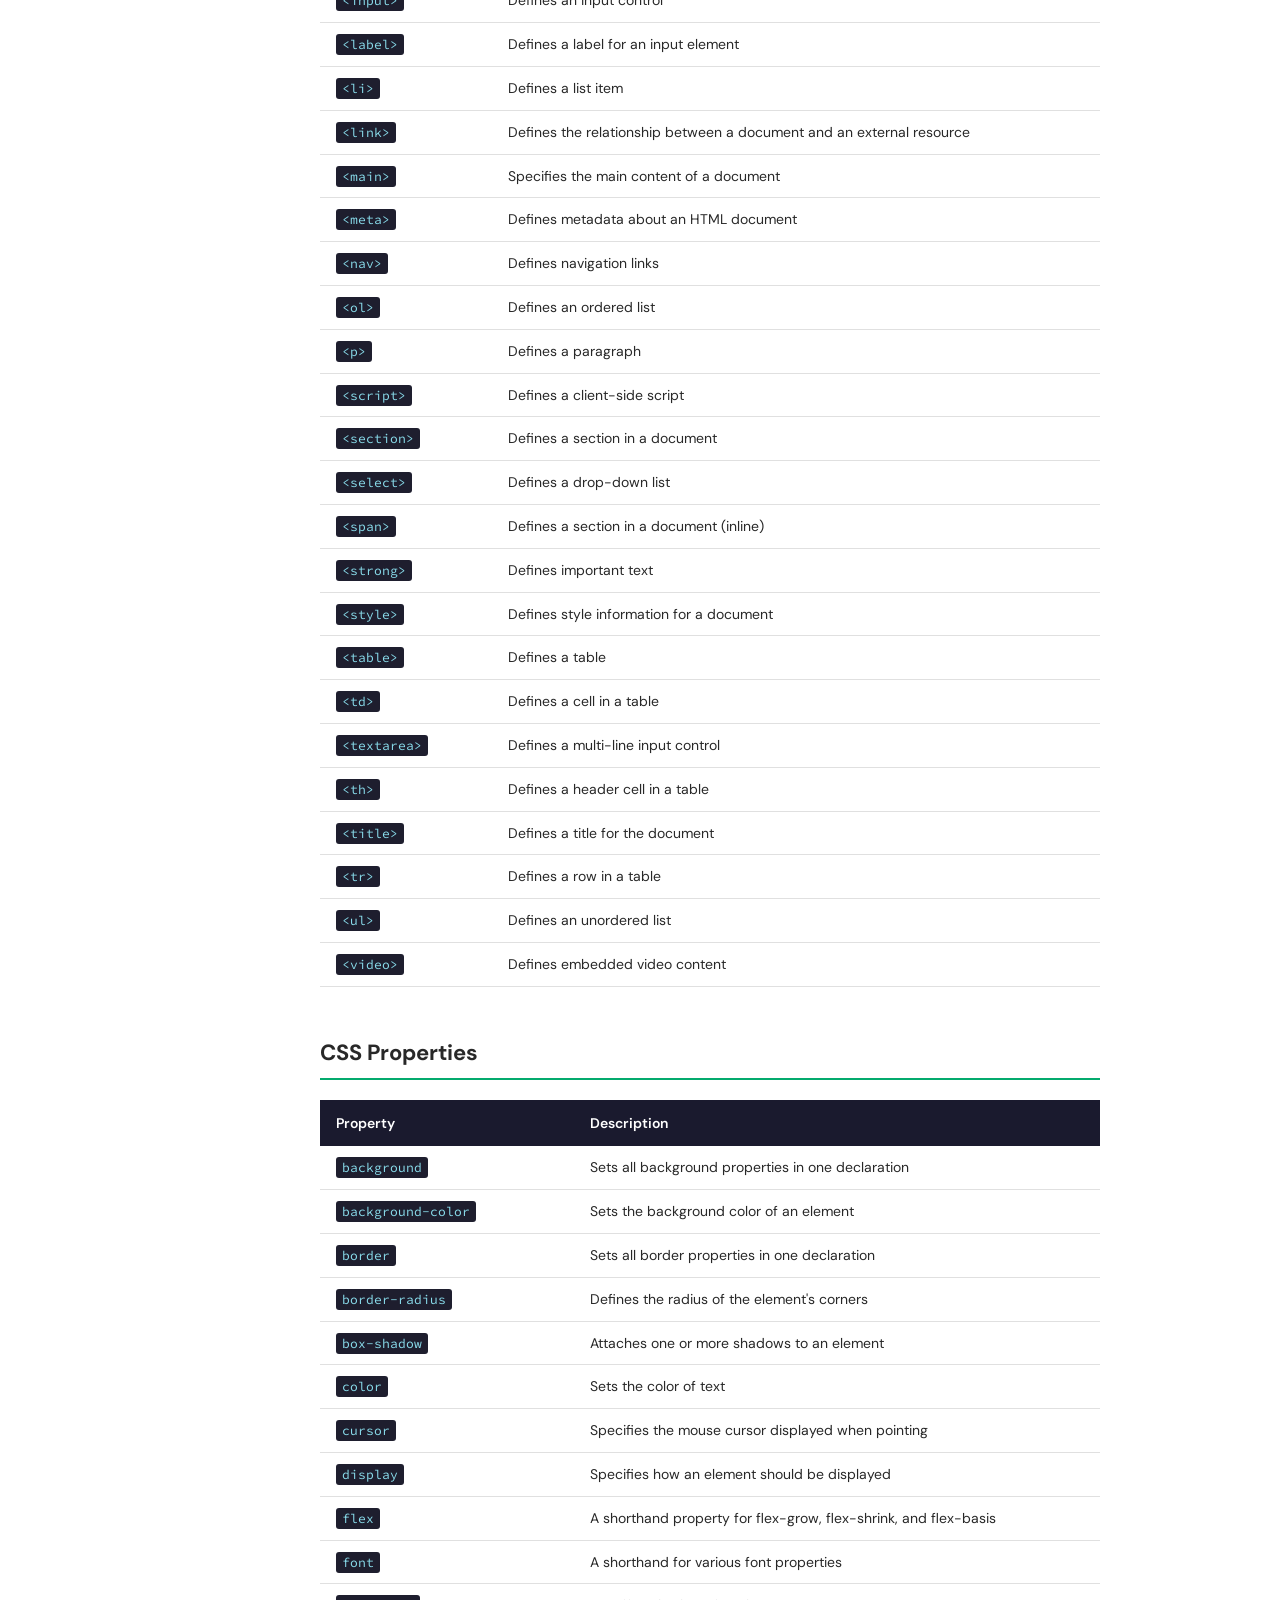
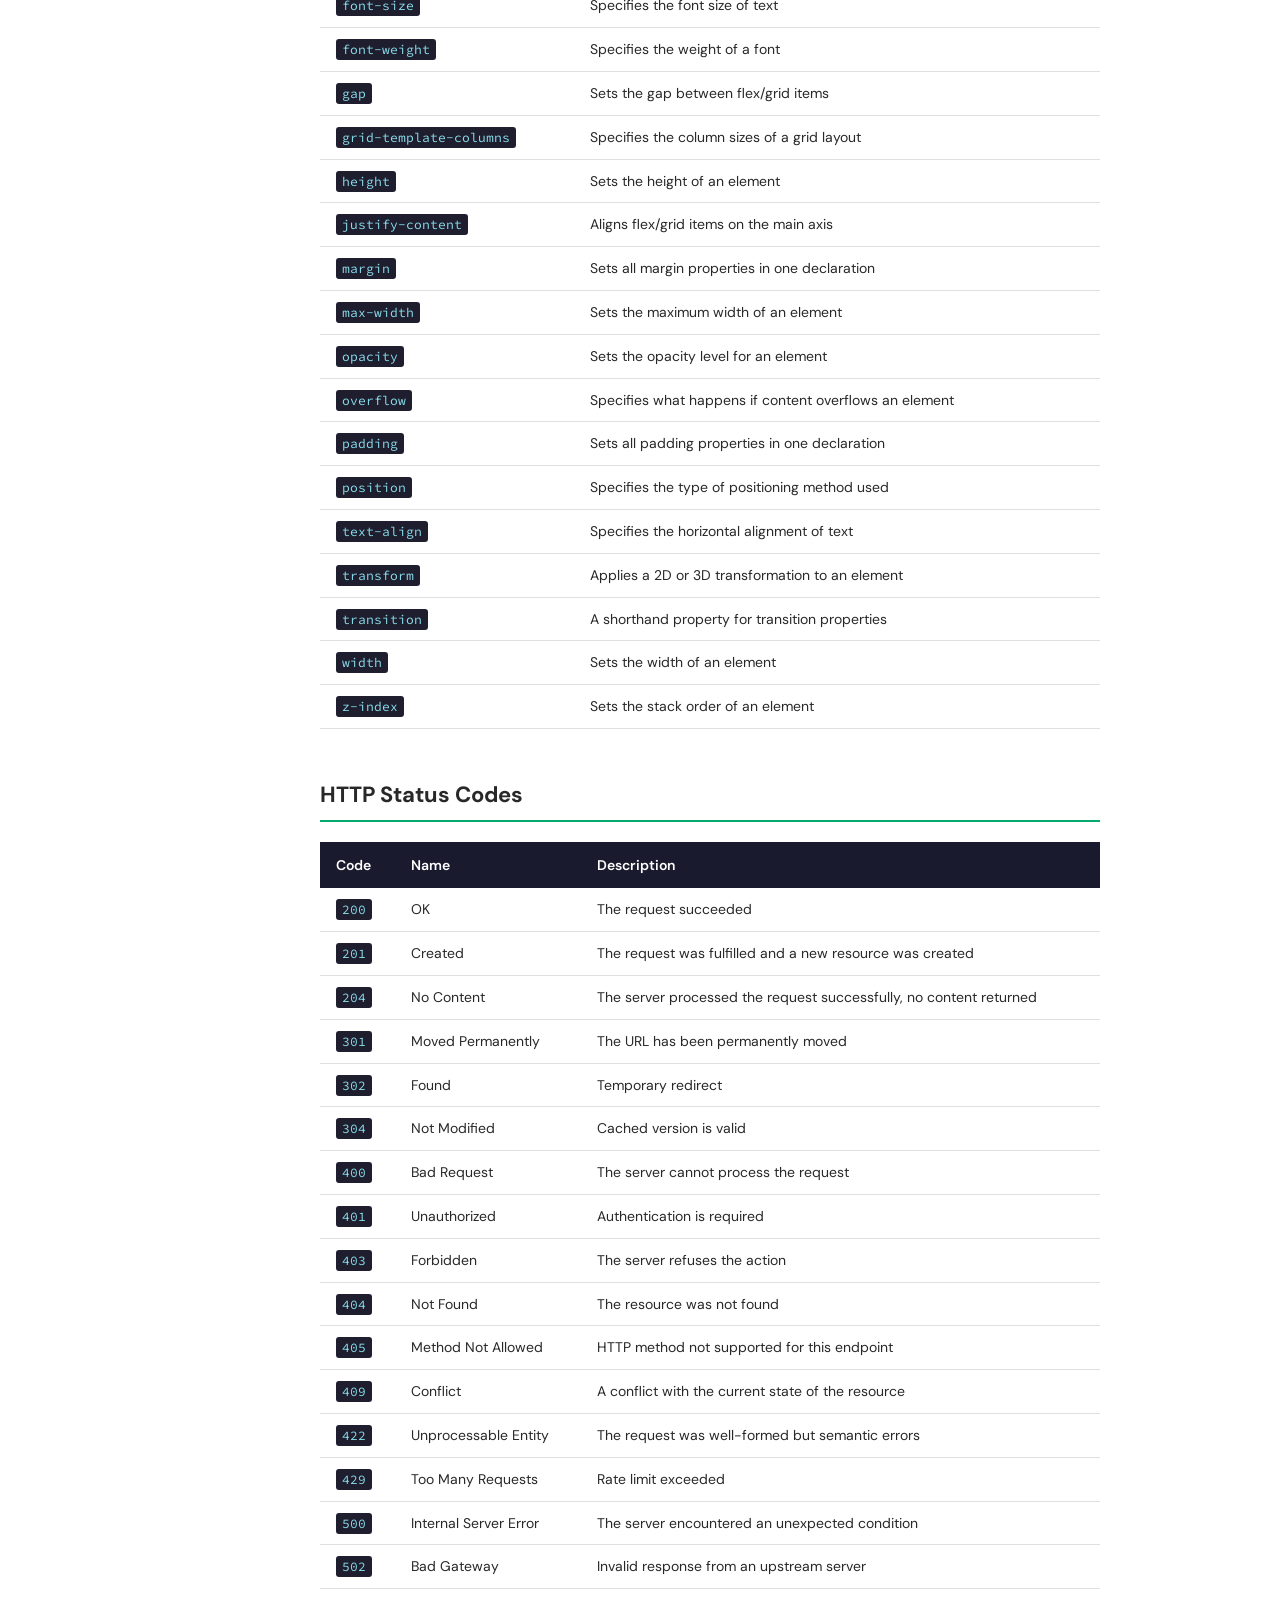
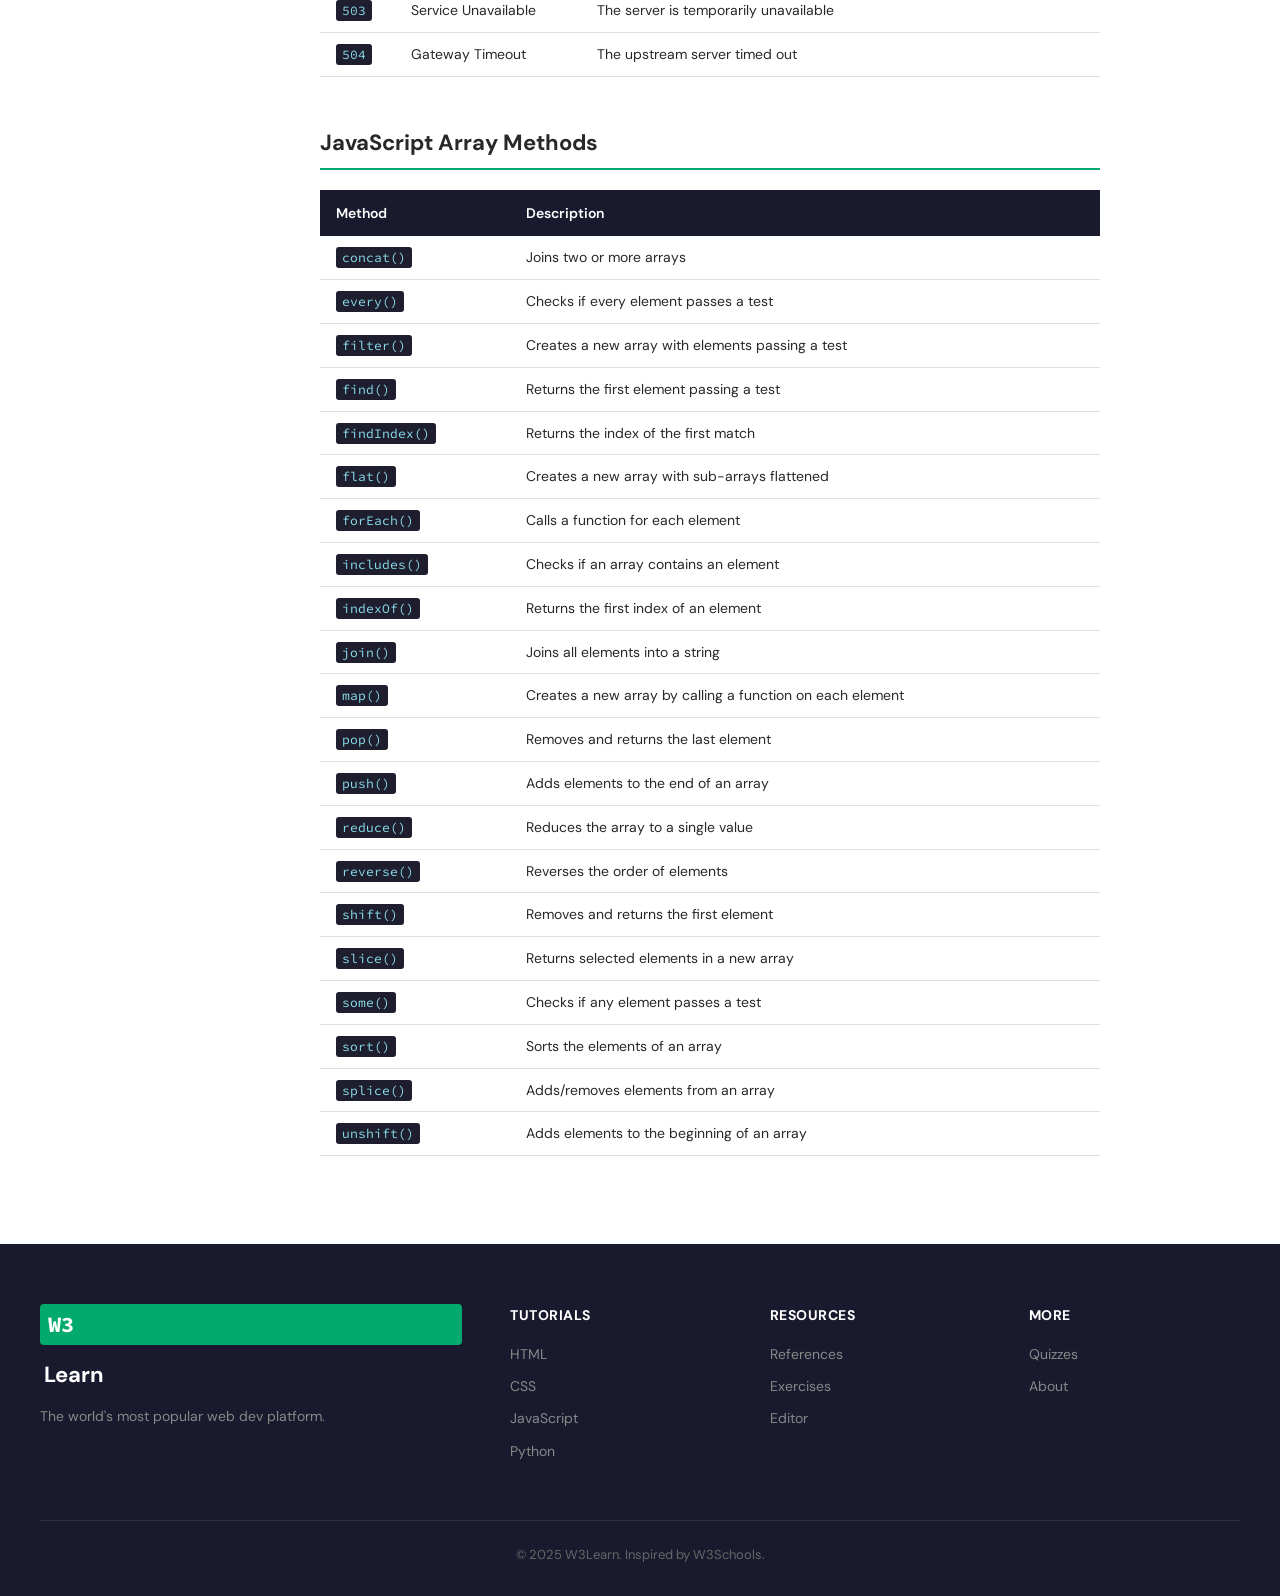
<file: references.html>
<!DOCTYPE html>
<html lang="en">
<head>
<meta charset="UTF-8"/>
<meta name="viewport" content="width=device-width,initial-scale=1"/>
<title>References — W3Learn</title>
<link rel="icon" href="data:image/svg+xml,<svg xmlns='http://www.w3.org/2000/svg' viewBox='0 0 100 100'><text y='.9em' font-size='90'>📖</text></svg>"/>
<link href="https://fonts.googleapis.com/css2?family=Source+Code+Pro:wght@400;600&family=DM+Sans:wght@400;500;600;700&display=swap" rel="stylesheet"/>
<link rel="stylesheet" href="styles/main.css"/>
</head>
<body>
<div class="topbar"><span>🔥 New: CSS Grid Tutorial added!</span></div>
<nav class="navbar">
  <div class="nav-inner">
    <a href="index.html" class="nav-logo"><span class="logo-w">W3</span><span class="logo-learn">Learn</span></a>
    <div class="nav-links">
      <a href="tutorials/html.html" class="nav-item">HTML</a><a href="tutorials/css.html" class="nav-item">CSS</a>
      <a href="tutorials/javascript.html" class="nav-item">JavaScript</a><a href="tutorials/python.html" class="nav-item">Python</a>
      <a href="tutorials/sql.html" class="nav-item">SQL</a>
      <a href="references.html" class="nav-item active">References</a><a href="exercises.html" class="nav-item">Exercises</a>
    </div>
    <div class="nav-right">
      <div class="search-box"><input type="text" placeholder="Search references..." id="refSearch" onkeyup="filterRef(this.value)"/><span class="search-icon">🔍</span></div>
      <a href="editor.html" class="btn-tryit">Try it Yourself »</a>
    </div>
    <button class="hamburger" onclick="toggleMobileMenu()">☰</button>
  </div>
  <div class="mobile-menu" id="mobileMenu"><a href="tutorials/html.html">HTML</a><a href="tutorials/css.html">CSS</a><a href="tutorials/javascript.html">JS</a><a href="editor.html">Editor</a></div>
</nav>

<div class="page-layout">
  <aside class="sidebar">
    <div class="sidebar-title">HTML Reference</div>
    <a href="#html-tags" class="sidebar-link">HTML Tags</a>
    <a href="#html-attributes" class="sidebar-link">Global Attributes</a>
    <a href="#html-events" class="sidebar-link">Event Attributes</a>
    <div class="sidebar-title">CSS Reference</div>
    <a href="#css-props" class="sidebar-link">CSS Properties</a>
    <a href="#css-selectors" class="sidebar-link">CSS Selectors</a>
    <a href="#colors" class="sidebar-link">Color Names</a>
    <div class="sidebar-title">Other References</div>
    <a href="#http" class="sidebar-link">HTTP Status Codes</a>
    <a href="#js-methods" class="sidebar-link">JS Array Methods</a>
    <a href="#regex" class="sidebar-link">RegEx Reference</a>
  </aside>

  <main class="tut-content">
    <h1>Web Development References</h1>
    <p>Complete reference guides for HTML, CSS, JavaScript, and more.</p>
    <input type="text" class="ref-search" placeholder="🔍 Search references..." onkeyup="filterRef(this.value)" id="refSearchMain"/>

    <!-- HTML TAGS -->
    <div class="tag-section" id="html-tags">
      <h3>HTML Tags</h3>
      <table class="ref-table" id="htmlTagsTable">
        <thead><tr><th>Tag</th><th>Description</th></tr></thead>
        <tbody>
          <tr><td><code>&lt;!--...--&gt;</code></td><td>Defines a comment</td></tr>
          <tr><td><code>&lt;!DOCTYPE&gt;</code></td><td>Defines the document type</td></tr>
          <tr><td><code>&lt;a&gt;</code></td><td>Defines a hyperlink</td></tr>
          <tr><td><code>&lt;abbr&gt;</code></td><td>Defines an abbreviation or acronym</td></tr>
          <tr><td><code>&lt;article&gt;</code></td><td>Defines independent self-contained content</td></tr>
          <tr><td><code>&lt;aside&gt;</code></td><td>Defines content aside from the page content</td></tr>
          <tr><td><code>&lt;audio&gt;</code></td><td>Defines embedded sound content</td></tr>
          <tr><td><code>&lt;b&gt;</code></td><td>Defines bold text</td></tr>
          <tr><td><code>&lt;blockquote&gt;</code></td><td>Defines a section quoted from another source</td></tr>
          <tr><td><code>&lt;body&gt;</code></td><td>Defines the document's body</td></tr>
          <tr><td><code>&lt;br&gt;</code></td><td>Defines a single line break</td></tr>
          <tr><td><code>&lt;button&gt;</code></td><td>Defines a clickable button</td></tr>
          <tr><td><code>&lt;canvas&gt;</code></td><td>Used to draw graphics via JavaScript</td></tr>
          <tr><td><code>&lt;code&gt;</code></td><td>Defines a piece of computer code</td></tr>
          <tr><td><code>&lt;div&gt;</code></td><td>Defines a section in a document (block)</td></tr>
          <tr><td><code>&lt;em&gt;</code></td><td>Defines emphasized text</td></tr>
          <tr><td><code>&lt;footer&gt;</code></td><td>Defines a footer for a document or section</td></tr>
          <tr><td><code>&lt;form&gt;</code></td><td>Defines an HTML form for user input</td></tr>
          <tr><td><code>&lt;h1&gt; to &lt;h6&gt;</code></td><td>Defines HTML headings</td></tr>
          <tr><td><code>&lt;head&gt;</code></td><td>Contains metadata/information for the document</td></tr>
          <tr><td><code>&lt;header&gt;</code></td><td>Defines a header for a document or section</td></tr>
          <tr><td><code>&lt;hr&gt;</code></td><td>Defines a thematic change in content</td></tr>
          <tr><td><code>&lt;html&gt;</code></td><td>Defines the root of an HTML document</td></tr>
          <tr><td><code>&lt;i&gt;</code></td><td>Defines a part of text in alternate voice</td></tr>
          <tr><td><code>&lt;iframe&gt;</code></td><td>Defines an inline frame</td></tr>
          <tr><td><code>&lt;img&gt;</code></td><td>Defines an image</td></tr>
          <tr><td><code>&lt;input&gt;</code></td><td>Defines an input control</td></tr>
          <tr><td><code>&lt;label&gt;</code></td><td>Defines a label for an input element</td></tr>
          <tr><td><code>&lt;li&gt;</code></td><td>Defines a list item</td></tr>
          <tr><td><code>&lt;link&gt;</code></td><td>Defines the relationship between a document and an external resource</td></tr>
          <tr><td><code>&lt;main&gt;</code></td><td>Specifies the main content of a document</td></tr>
          <tr><td><code>&lt;meta&gt;</code></td><td>Defines metadata about an HTML document</td></tr>
          <tr><td><code>&lt;nav&gt;</code></td><td>Defines navigation links</td></tr>
          <tr><td><code>&lt;ol&gt;</code></td><td>Defines an ordered list</td></tr>
          <tr><td><code>&lt;p&gt;</code></td><td>Defines a paragraph</td></tr>
          <tr><td><code>&lt;script&gt;</code></td><td>Defines a client-side script</td></tr>
          <tr><td><code>&lt;section&gt;</code></td><td>Defines a section in a document</td></tr>
          <tr><td><code>&lt;select&gt;</code></td><td>Defines a drop-down list</td></tr>
          <tr><td><code>&lt;span&gt;</code></td><td>Defines a section in a document (inline)</td></tr>
          <tr><td><code>&lt;strong&gt;</code></td><td>Defines important text</td></tr>
          <tr><td><code>&lt;style&gt;</code></td><td>Defines style information for a document</td></tr>
          <tr><td><code>&lt;table&gt;</code></td><td>Defines a table</td></tr>
          <tr><td><code>&lt;td&gt;</code></td><td>Defines a cell in a table</td></tr>
          <tr><td><code>&lt;textarea&gt;</code></td><td>Defines a multi-line input control</td></tr>
          <tr><td><code>&lt;th&gt;</code></td><td>Defines a header cell in a table</td></tr>
          <tr><td><code>&lt;title&gt;</code></td><td>Defines a title for the document</td></tr>
          <tr><td><code>&lt;tr&gt;</code></td><td>Defines a row in a table</td></tr>
          <tr><td><code>&lt;ul&gt;</code></td><td>Defines an unordered list</td></tr>
          <tr><td><code>&lt;video&gt;</code></td><td>Defines embedded video content</td></tr>
        </tbody>
      </table>
    </div>

    <!-- CSS PROPERTIES -->
    <div class="tag-section" id="css-props">
      <h3>CSS Properties</h3>
      <table class="ref-table">
        <thead><tr><th>Property</th><th>Description</th></tr></thead>
        <tbody>
          <tr><td><code>background</code></td><td>Sets all background properties in one declaration</td></tr>
          <tr><td><code>background-color</code></td><td>Sets the background color of an element</td></tr>
          <tr><td><code>border</code></td><td>Sets all border properties in one declaration</td></tr>
          <tr><td><code>border-radius</code></td><td>Defines the radius of the element's corners</td></tr>
          <tr><td><code>box-shadow</code></td><td>Attaches one or more shadows to an element</td></tr>
          <tr><td><code>color</code></td><td>Sets the color of text</td></tr>
          <tr><td><code>cursor</code></td><td>Specifies the mouse cursor displayed when pointing</td></tr>
          <tr><td><code>display</code></td><td>Specifies how an element should be displayed</td></tr>
          <tr><td><code>flex</code></td><td>A shorthand property for flex-grow, flex-shrink, and flex-basis</td></tr>
          <tr><td><code>font</code></td><td>A shorthand for various font properties</td></tr>
          <tr><td><code>font-size</code></td><td>Specifies the font size of text</td></tr>
          <tr><td><code>font-weight</code></td><td>Specifies the weight of a font</td></tr>
          <tr><td><code>gap</code></td><td>Sets the gap between flex/grid items</td></tr>
          <tr><td><code>grid-template-columns</code></td><td>Specifies the column sizes of a grid layout</td></tr>
          <tr><td><code>height</code></td><td>Sets the height of an element</td></tr>
          <tr><td><code>justify-content</code></td><td>Aligns flex/grid items on the main axis</td></tr>
          <tr><td><code>margin</code></td><td>Sets all margin properties in one declaration</td></tr>
          <tr><td><code>max-width</code></td><td>Sets the maximum width of an element</td></tr>
          <tr><td><code>opacity</code></td><td>Sets the opacity level for an element</td></tr>
          <tr><td><code>overflow</code></td><td>Specifies what happens if content overflows an element</td></tr>
          <tr><td><code>padding</code></td><td>Sets all padding properties in one declaration</td></tr>
          <tr><td><code>position</code></td><td>Specifies the type of positioning method used</td></tr>
          <tr><td><code>text-align</code></td><td>Specifies the horizontal alignment of text</td></tr>
          <tr><td><code>transform</code></td><td>Applies a 2D or 3D transformation to an element</td></tr>
          <tr><td><code>transition</code></td><td>A shorthand property for transition properties</td></tr>
          <tr><td><code>width</code></td><td>Sets the width of an element</td></tr>
          <tr><td><code>z-index</code></td><td>Sets the stack order of an element</td></tr>
        </tbody>
      </table>
    </div>

    <!-- HTTP STATUS CODES -->
    <div class="tag-section" id="http">
      <h3>HTTP Status Codes</h3>
      <table class="ref-table">
        <thead><tr><th>Code</th><th>Name</th><th>Description</th></tr></thead>
        <tbody>
          <tr><td><code>200</code></td><td>OK</td><td>The request succeeded</td></tr>
          <tr><td><code>201</code></td><td>Created</td><td>The request was fulfilled and a new resource was created</td></tr>
          <tr><td><code>204</code></td><td>No Content</td><td>The server processed the request successfully, no content returned</td></tr>
          <tr><td><code>301</code></td><td>Moved Permanently</td><td>The URL has been permanently moved</td></tr>
          <tr><td><code>302</code></td><td>Found</td><td>Temporary redirect</td></tr>
          <tr><td><code>304</code></td><td>Not Modified</td><td>Cached version is valid</td></tr>
          <tr><td><code>400</code></td><td>Bad Request</td><td>The server cannot process the request</td></tr>
          <tr><td><code>401</code></td><td>Unauthorized</td><td>Authentication is required</td></tr>
          <tr><td><code>403</code></td><td>Forbidden</td><td>The server refuses the action</td></tr>
          <tr><td><code>404</code></td><td>Not Found</td><td>The resource was not found</td></tr>
          <tr><td><code>405</code></td><td>Method Not Allowed</td><td>HTTP method not supported for this endpoint</td></tr>
          <tr><td><code>409</code></td><td>Conflict</td><td>A conflict with the current state of the resource</td></tr>
          <tr><td><code>422</code></td><td>Unprocessable Entity</td><td>The request was well-formed but semantic errors</td></tr>
          <tr><td><code>429</code></td><td>Too Many Requests</td><td>Rate limit exceeded</td></tr>
          <tr><td><code>500</code></td><td>Internal Server Error</td><td>The server encountered an unexpected condition</td></tr>
          <tr><td><code>502</code></td><td>Bad Gateway</td><td>Invalid response from an upstream server</td></tr>
          <tr><td><code>503</code></td><td>Service Unavailable</td><td>The server is temporarily unavailable</td></tr>
          <tr><td><code>504</code></td><td>Gateway Timeout</td><td>The upstream server timed out</td></tr>
        </tbody>
      </table>
    </div>

    <!-- JS ARRAY METHODS -->
    <div class="tag-section" id="js-methods">
      <h3>JavaScript Array Methods</h3>
      <table class="ref-table">
        <thead><tr><th>Method</th><th>Description</th></tr></thead>
        <tbody>
          <tr><td><code>concat()</code></td><td>Joins two or more arrays</td></tr>
          <tr><td><code>every()</code></td><td>Checks if every element passes a test</td></tr>
          <tr><td><code>filter()</code></td><td>Creates a new array with elements passing a test</td></tr>
          <tr><td><code>find()</code></td><td>Returns the first element passing a test</td></tr>
          <tr><td><code>findIndex()</code></td><td>Returns the index of the first match</td></tr>
          <tr><td><code>flat()</code></td><td>Creates a new array with sub-arrays flattened</td></tr>
          <tr><td><code>forEach()</code></td><td>Calls a function for each element</td></tr>
          <tr><td><code>includes()</code></td><td>Checks if an array contains an element</td></tr>
          <tr><td><code>indexOf()</code></td><td>Returns the first index of an element</td></tr>
          <tr><td><code>join()</code></td><td>Joins all elements into a string</td></tr>
          <tr><td><code>map()</code></td><td>Creates a new array by calling a function on each element</td></tr>
          <tr><td><code>pop()</code></td><td>Removes and returns the last element</td></tr>
          <tr><td><code>push()</code></td><td>Adds elements to the end of an array</td></tr>
          <tr><td><code>reduce()</code></td><td>Reduces the array to a single value</td></tr>
          <tr><td><code>reverse()</code></td><td>Reverses the order of elements</td></tr>
          <tr><td><code>shift()</code></td><td>Removes and returns the first element</td></tr>
          <tr><td><code>slice()</code></td><td>Returns selected elements in a new array</td></tr>
          <tr><td><code>some()</code></td><td>Checks if any element passes a test</td></tr>
          <tr><td><code>sort()</code></td><td>Sorts the elements of an array</td></tr>
          <tr><td><code>splice()</code></td><td>Adds/removes elements from an array</td></tr>
          <tr><td><code>unshift()</code></td><td>Adds elements to the beginning of an array</td></tr>
        </tbody>
      </table>
    </div>
  </main>
</div>

<footer class="footer">
  <div class="container">
    <div class="footer-grid">
      <div class="footer-brand"><span class="logo-w">W3</span><span class="logo-learn">Learn</span><p>The world's most popular web dev platform.</p></div>
      <div class="footer-col"><h5>Tutorials</h5><a href="tutorials/html.html">HTML</a><a href="tutorials/css.html">CSS</a><a href="tutorials/javascript.html">JavaScript</a><a href="tutorials/python.html">Python</a></div>
      <div class="footer-col"><h5>Resources</h5><a href="references.html">References</a><a href="exercises.html">Exercises</a><a href="editor.html">Editor</a></div>
      <div class="footer-col"><h5>More</h5><a href="quiz.html">Quizzes</a><a href="about.html">About</a></div>
    </div>
    <div class="footer-bottom"><p>© 2025 W3Learn. Inspired by W3Schools.</p></div>
  </div>
</footer>

<script src="scripts/main.js"></script>
<script>
function filterRef(val) {
  const v = val.trim().toLowerCase();
  document.querySelectorAll('.ref-table tbody tr').forEach(row => {
    row.style.display = (!v || row.textContent.toLowerCase().includes(v)) ? '' : 'none';
  });
}
</script>
</body>
</html>
</file>
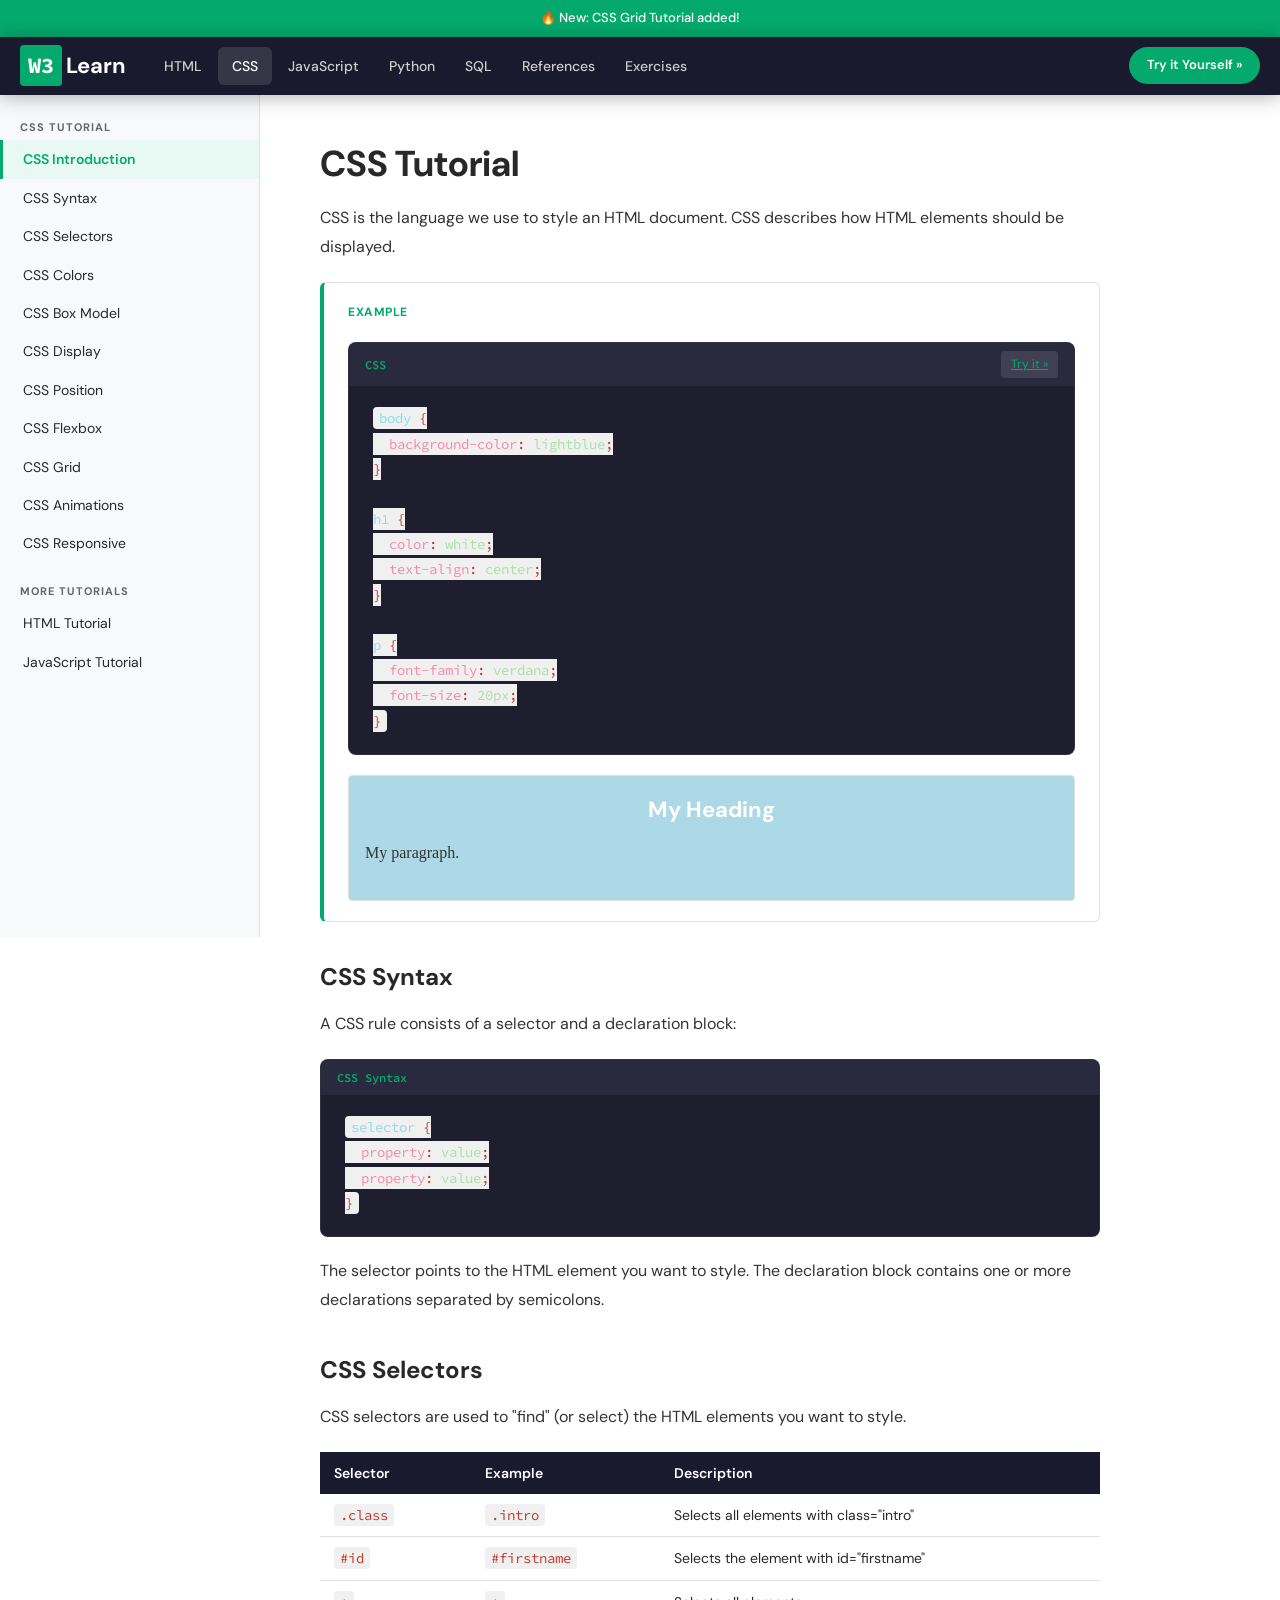
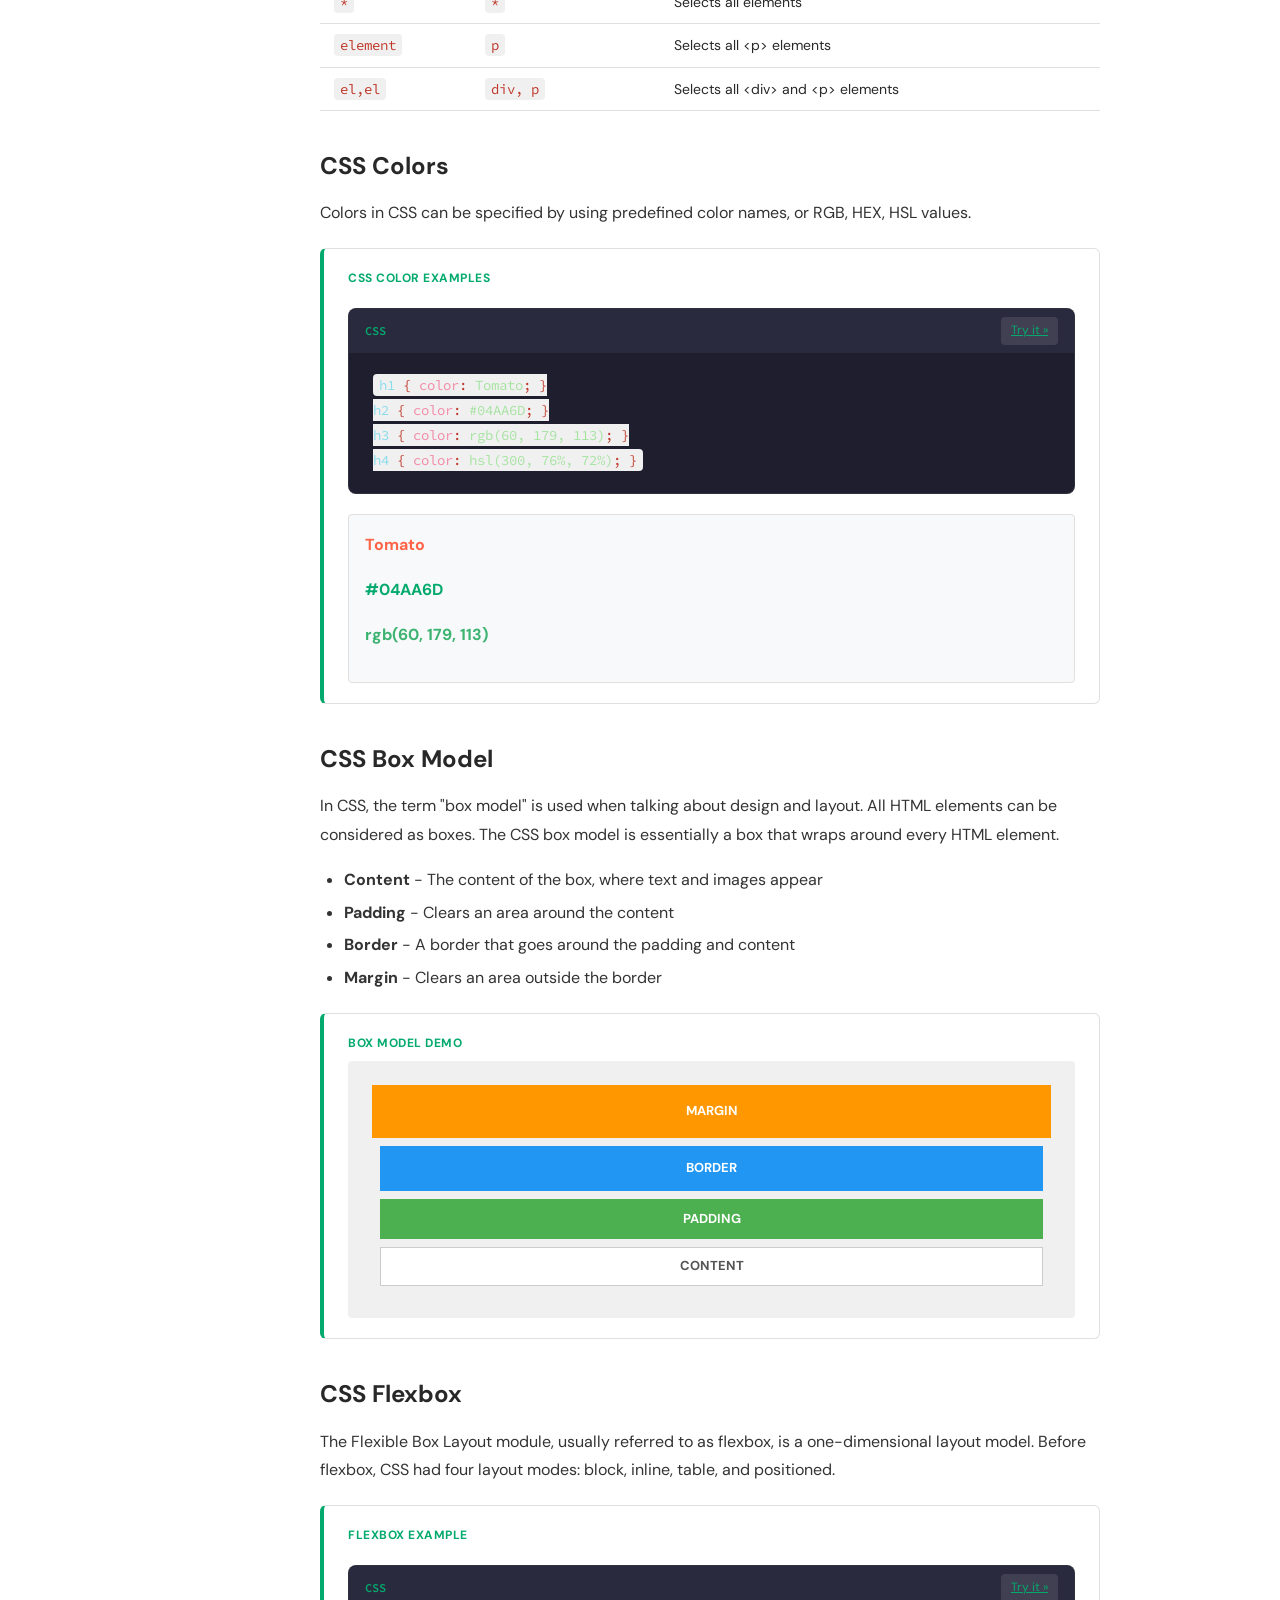
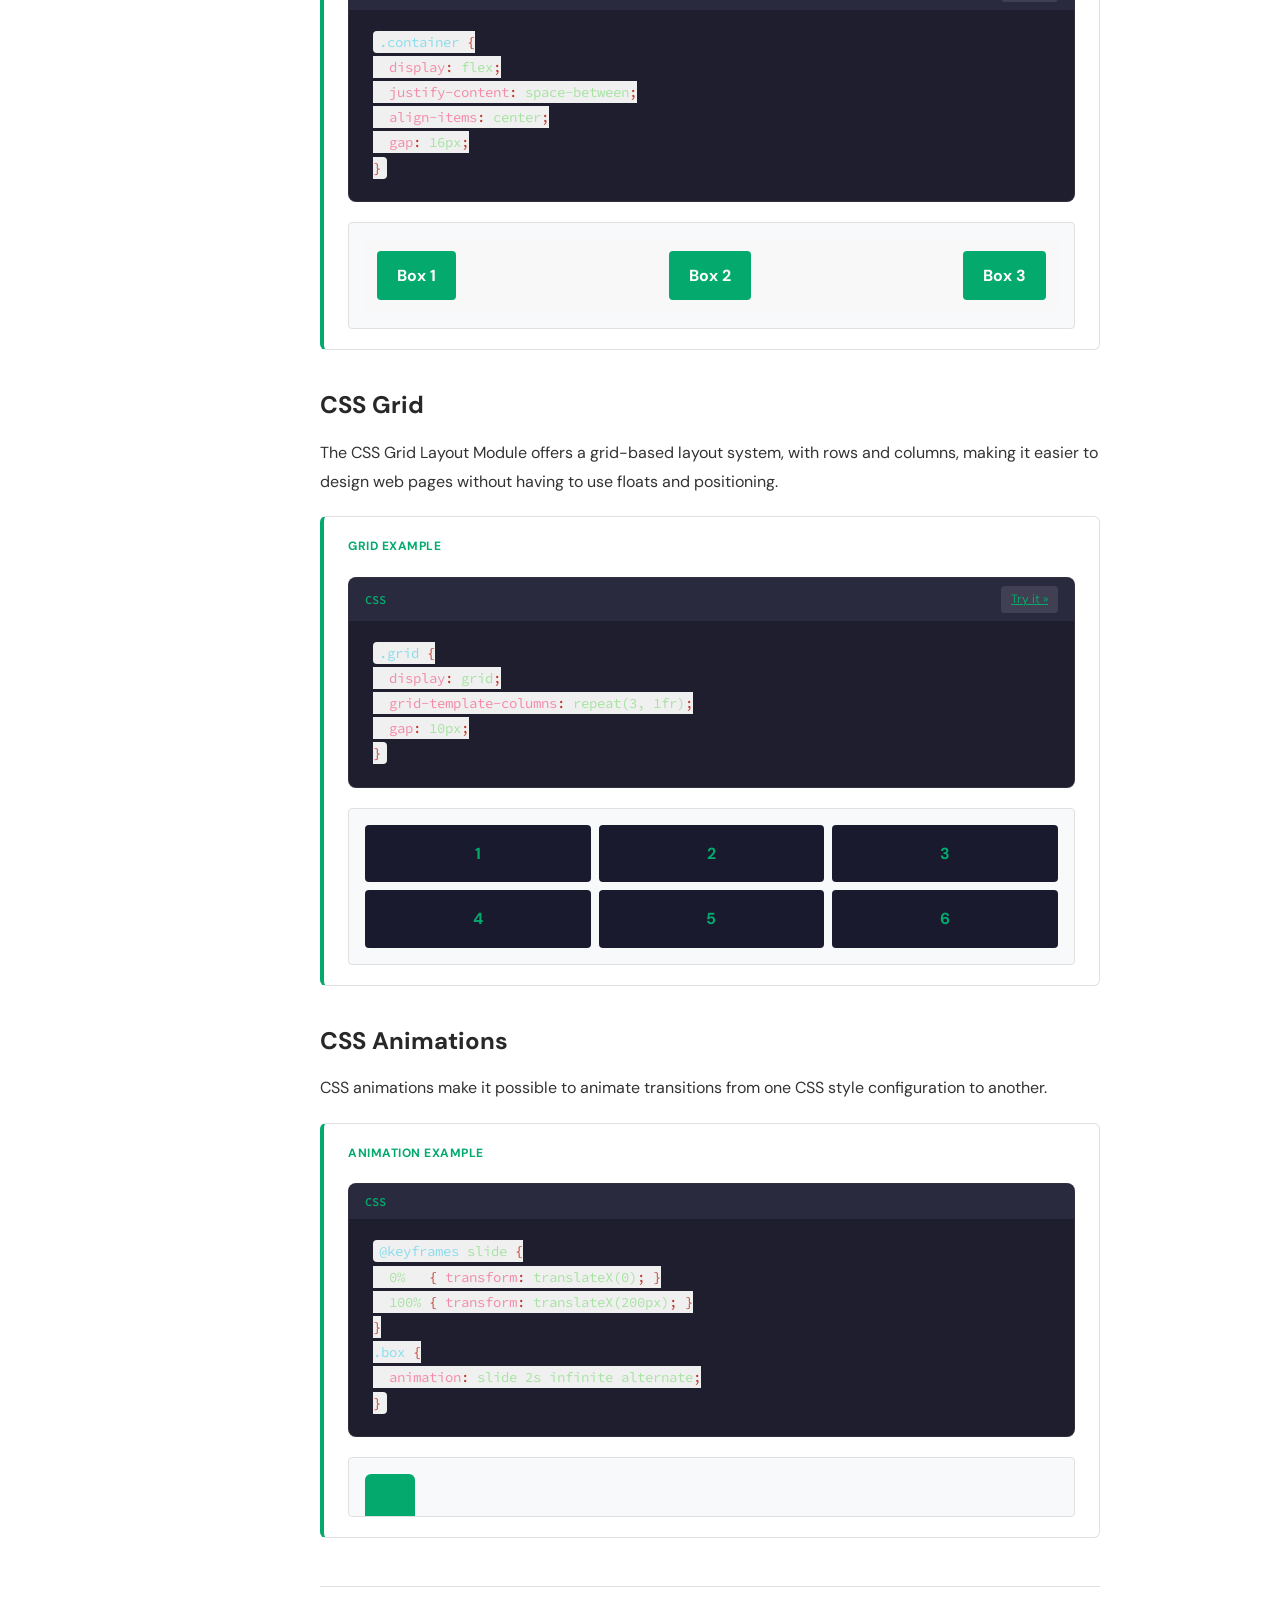
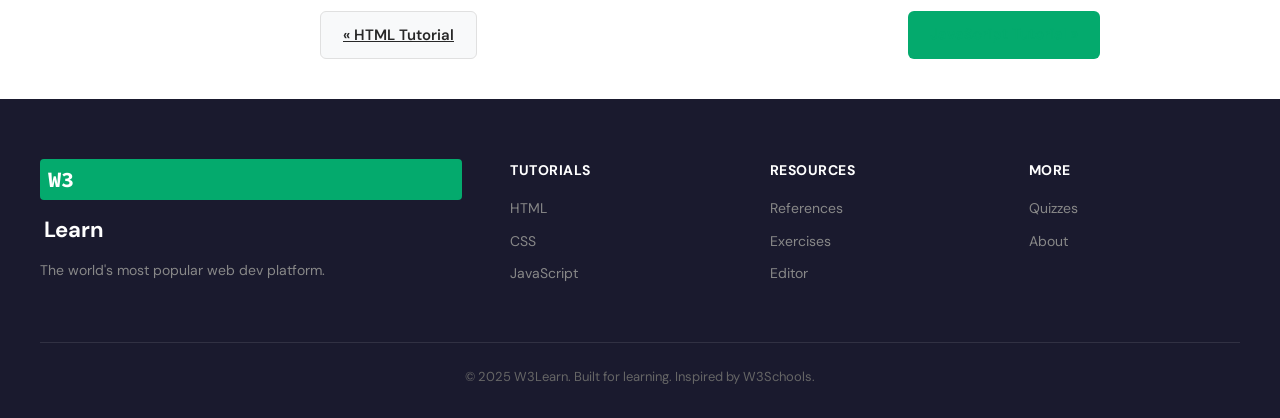
<file: tutorials/css.html>
<!DOCTYPE html>
<html lang="en">
<head>
<meta charset="UTF-8"/>
<meta name="viewport" content="width=device-width,initial-scale=1"/>
<title>CSS Tutorial — W3Learn</title>
<link rel="icon" href="data:image/svg+xml,<svg xmlns='http://www.w3.org/2000/svg' viewBox='0 0 100 100'><text y='.9em' font-size='90'>🎨</text></svg>"/>
<link href="https://fonts.googleapis.com/css2?family=Source+Code+Pro:wght@400;600&family=DM+Sans:wght@400;500;600;700&display=swap" rel="stylesheet"/>
<link rel="stylesheet" href="../styles/main.css"/>
</head>
<body>
<div class="topbar"><span>🔥 New: CSS Grid Tutorial added!</span></div>
<nav class="navbar">
  <div class="nav-inner">
    <a href="../index.html" class="nav-logo"><span class="logo-w">W3</span><span class="logo-learn">Learn</span></a>
    <div class="nav-links">
      <a href="html.html" class="nav-item">HTML</a>
      <a href="css.html" class="nav-item active">CSS</a>
      <a href="javascript.html" class="nav-item">JavaScript</a>
      <a href="python.html" class="nav-item">Python</a>
      <a href="sql.html" class="nav-item">SQL</a>
      <a href="../references.html" class="nav-item">References</a>
      <a href="../exercises.html" class="nav-item">Exercises</a>
    </div>
    <div class="nav-right"><a href="../editor.html" class="btn-tryit">Try it Yourself »</a></div>
    <button class="hamburger" onclick="toggleMobileMenu()">☰</button>
  </div>
  <div class="mobile-menu" id="mobileMenu"><a href="html.html">HTML</a><a href="css.html">CSS</a><a href="javascript.html">JS</a><a href="../editor.html">Editor</a></div>
</nav>

<div class="page-layout">
  <aside class="sidebar">
    <div class="sidebar-title">CSS Tutorial</div>
    <a href="#intro" class="sidebar-link active">CSS Introduction</a>
    <a href="#syntax" class="sidebar-link">CSS Syntax</a>
    <a href="#selectors" class="sidebar-link">CSS Selectors</a>
    <a href="#colors" class="sidebar-link">CSS Colors</a>
    <a href="#box-model" class="sidebar-link">CSS Box Model</a>
    <a href="#display" class="sidebar-link">CSS Display</a>
    <a href="#position" class="sidebar-link">CSS Position</a>
    <a href="#flexbox" class="sidebar-link">CSS Flexbox</a>
    <a href="#grid" class="sidebar-link">CSS Grid</a>
    <a href="#animations" class="sidebar-link">CSS Animations</a>
    <a href="#responsive" class="sidebar-link">CSS Responsive</a>
    <div class="sidebar-title">More Tutorials</div>
    <a href="html.html" class="sidebar-link">HTML Tutorial</a>
    <a href="javascript.html" class="sidebar-link">JavaScript Tutorial</a>
  </aside>

  <main class="tut-content">
    <h1 id="intro">CSS Tutorial</h1>
    <p>CSS is the language we use to style an HTML document. CSS describes how HTML elements should be displayed.</p>

    <div class="example-box">
      <div class="example-label">Example</div>
      <div class="code-box">
        <div class="code-box-header"><span class="code-box-label">CSS</span><div class="code-box-actions"><a href="../editor.html" class="code-btn">Try it »</a></div></div>
        <pre><code><span class="hl-tag">body</span> {
  <span class="hl-attr">background-color</span>: <span class="hl-val">lightblue</span>;
}

<span class="hl-tag">h1</span> {
  <span class="hl-attr">color</span>: <span class="hl-val">white</span>;
  <span class="hl-attr">text-align</span>: <span class="hl-val">center</span>;
}

<span class="hl-tag">p</span> {
  <span class="hl-attr">font-family</span>: <span class="hl-val">verdana</span>;
  <span class="hl-attr">font-size</span>: <span class="hl-val">20px</span>;
}</code></pre>
      </div>
      <div class="example-result" style="background:lightblue;padding:16px;border-radius:4px">
        <h1 style="color:white;text-align:center;font-size:22px">My Heading</h1>
        <p style="font-family:verdana;font-size:16px">My paragraph.</p>
      </div>
    </div>

    <h2 id="syntax">CSS Syntax</h2>
    <p>A CSS rule consists of a selector and a declaration block:</p>
    <div class="code-box">
      <div class="code-box-header"><span class="code-box-label">CSS Syntax</span></div>
      <pre><code><span class="hl-tag">selector</span> {
  <span class="hl-attr">property</span>: <span class="hl-val">value</span>;
  <span class="hl-attr">property</span>: <span class="hl-val">value</span>;
}</code></pre>
    </div>
    <p>The selector points to the HTML element you want to style. The declaration block contains one or more declarations separated by semicolons.</p>

    <h2 id="selectors">CSS Selectors</h2>
    <p>CSS selectors are used to "find" (or select) the HTML elements you want to style.</p>
    <table>
      <tr><th>Selector</th><th>Example</th><th>Description</th></tr>
      <tr><td><code>.class</code></td><td><code>.intro</code></td><td>Selects all elements with class="intro"</td></tr>
      <tr><td><code>#id</code></td><td><code>#firstname</code></td><td>Selects the element with id="firstname"</td></tr>
      <tr><td><code>*</code></td><td><code>*</code></td><td>Selects all elements</td></tr>
      <tr><td><code>element</code></td><td><code>p</code></td><td>Selects all &lt;p&gt; elements</td></tr>
      <tr><td><code>el,el</code></td><td><code>div, p</code></td><td>Selects all &lt;div&gt; and &lt;p&gt; elements</td></tr>
    </table>

    <h2 id="colors">CSS Colors</h2>
    <p>Colors in CSS can be specified by using predefined color names, or RGB, HEX, HSL values.</p>
    <div class="example-box">
      <div class="example-label">CSS Color Examples</div>
      <div class="code-box">
        <div class="code-box-header"><span class="code-box-label">CSS</span><div class="code-box-actions"><a href="../editor.html" class="code-btn">Try it »</a></div></div>
        <pre><code><span class="hl-tag">h1</span> { <span class="hl-attr">color</span>: <span class="hl-val">Tomato</span>; }
<span class="hl-tag">h2</span> { <span class="hl-attr">color</span>: <span class="hl-val">#04AA6D</span>; }
<span class="hl-tag">h3</span> { <span class="hl-attr">color</span>: <span class="hl-val">rgb(60, 179, 113)</span>; }
<span class="hl-tag">h4</span> { <span class="hl-attr">color</span>: <span class="hl-val">hsl(300, 76%, 72%)</span>; }</code></pre>
      </div>
      <div class="example-result">
        <p style="color:Tomato;font-weight:700;font-size:16px">Tomato</p>
        <p style="color:#04AA6D;font-weight:700;font-size:16px">#04AA6D</p>
        <p style="color:rgb(60,179,113);font-weight:700;font-size:16px">rgb(60, 179, 113)</p>
      </div>
    </div>

    <h2 id="box-model">CSS Box Model</h2>
    <p>In CSS, the term "box model" is used when talking about design and layout. All HTML elements can be considered as boxes. The CSS box model is essentially a box that wraps around every HTML element.</p>
    <ul>
      <li><strong>Content</strong> - The content of the box, where text and images appear</li>
      <li><strong>Padding</strong> - Clears an area around the content</li>
      <li><strong>Border</strong> - A border that goes around the padding and content</li>
      <li><strong>Margin</strong> - Clears an area outside the border</li>
    </ul>
    <div class="example-box">
      <div class="example-label">Box Model Demo</div>
      <div style="background:#f0f0f0;padding:24px;text-align:center;font-size:13px;font-weight:700;color:#555;border-radius:4px">
        <div style="background:#ff9800;padding:16px;color:#fff">MARGIN</div>
        <div style="background:#2196f3;padding:12px;margin:8px;color:#fff">BORDER</div>
        <div style="background:#4caf50;padding:10px;margin:8px;color:#fff">PADDING</div>
        <div style="background:#fff;padding:8px;margin:8px;border:1px solid #ccc">CONTENT</div>
      </div>
    </div>

    <h2 id="flexbox">CSS Flexbox</h2>
    <p>The Flexible Box Layout module, usually referred to as flexbox, is a one-dimensional layout model. Before flexbox, CSS had four layout modes: block, inline, table, and positioned.</p>
    <div class="example-box">
      <div class="example-label">Flexbox Example</div>
      <div class="code-box">
        <div class="code-box-header"><span class="code-box-label">CSS</span><div class="code-box-actions"><a href="../editor.html" class="code-btn">Try it »</a></div></div>
        <pre><code><span class="hl-tag">.container</span> {
  <span class="hl-attr">display</span>: <span class="hl-val">flex</span>;
  <span class="hl-attr">justify-content</span>: <span class="hl-val">space-between</span>;
  <span class="hl-attr">align-items</span>: <span class="hl-val">center</span>;
  <span class="hl-attr">gap</span>: <span class="hl-val">16px</span>;
}</code></pre>
      </div>
      <div class="example-result">
        <div style="display:flex;justify-content:space-between;align-items:center;gap:10px;background:#f8f8f8;padding:12px;border-radius:4px">
          <div style="background:#04AA6D;color:#fff;padding:12px 20px;border-radius:4px;font-weight:700">Box 1</div>
          <div style="background:#04AA6D;color:#fff;padding:12px 20px;border-radius:4px;font-weight:700">Box 2</div>
          <div style="background:#04AA6D;color:#fff;padding:12px 20px;border-radius:4px;font-weight:700">Box 3</div>
        </div>
      </div>
    </div>

    <h2 id="grid">CSS Grid</h2>
    <p>The CSS Grid Layout Module offers a grid-based layout system, with rows and columns, making it easier to design web pages without having to use floats and positioning.</p>
    <div class="example-box">
      <div class="example-label">Grid Example</div>
      <div class="code-box">
        <div class="code-box-header"><span class="code-box-label">CSS</span><div class="code-box-actions"><a href="../editor.html" class="code-btn">Try it »</a></div></div>
        <pre><code><span class="hl-tag">.grid</span> {
  <span class="hl-attr">display</span>: <span class="hl-val">grid</span>;
  <span class="hl-attr">grid-template-columns</span>: <span class="hl-val">repeat(3, 1fr)</span>;
  <span class="hl-attr">gap</span>: <span class="hl-val">10px</span>;
}</code></pre>
      </div>
      <div class="example-result">
        <div style="display:grid;grid-template-columns:repeat(3,1fr);gap:8px">
          <div style="background:#1a1a2e;color:#04AA6D;padding:16px;text-align:center;border-radius:4px;font-weight:700">1</div>
          <div style="background:#1a1a2e;color:#04AA6D;padding:16px;text-align:center;border-radius:4px;font-weight:700">2</div>
          <div style="background:#1a1a2e;color:#04AA6D;padding:16px;text-align:center;border-radius:4px;font-weight:700">3</div>
          <div style="background:#1a1a2e;color:#04AA6D;padding:16px;text-align:center;border-radius:4px;font-weight:700">4</div>
          <div style="background:#1a1a2e;color:#04AA6D;padding:16px;text-align:center;border-radius:4px;font-weight:700">5</div>
          <div style="background:#1a1a2e;color:#04AA6D;padding:16px;text-align:center;border-radius:4px;font-weight:700">6</div>
        </div>
      </div>
    </div>

    <h2 id="animations">CSS Animations</h2>
    <p>CSS animations make it possible to animate transitions from one CSS style configuration to another.</p>
    <div class="example-box">
      <div class="example-label">Animation Example</div>
      <div class="code-box">
        <div class="code-box-header"><span class="code-box-label">CSS</span></div>
        <pre><code><span class="hl-tag">@keyframes</span> <span class="hl-val">slide</span> {
  <span class="hl-val">0%</span>   { <span class="hl-attr">transform</span>: <span class="hl-val">translateX(0)</span>; }
  <span class="hl-val">100%</span> { <span class="hl-attr">transform</span>: <span class="hl-val">translateX(200px)</span>; }
}
<span class="hl-tag">.box</span> {
  <span class="hl-attr">animation</span>: <span class="hl-val">slide 2s infinite alternate</span>;
}</code></pre>
      </div>
      <div class="example-result" style="overflow:hidden;height:60px;position:relative">
        <div style="width:50px;height:50px;background:#04AA6D;border-radius:6px;animation:slide2 2s infinite alternate;position:absolute"></div>
        <style>@keyframes slide2{0%{transform:translateX(0)}100%{transform:translateX(200px)}}</style>
      </div>
    </div>

    <div class="tut-nav-btns">
      <a href="html.html" class="tut-nav-btn prev">« HTML Tutorial</a>
      <a href="javascript.html" class="tut-nav-btn">JavaScript Tutorial »</a>
    </div>
  </main>
</div>

<footer class="footer">
  <div class="container">
    <div class="footer-grid">
      <div class="footer-brand"><span class="logo-w">W3</span><span class="logo-learn">Learn</span><p>The world's most popular web dev platform.</p></div>
      <div class="footer-col"><h5>Tutorials</h5><a href="html.html">HTML</a><a href="css.html">CSS</a><a href="javascript.html">JavaScript</a></div>
      <div class="footer-col"><h5>Resources</h5><a href="../references.html">References</a><a href="../exercises.html">Exercises</a><a href="../editor.html">Editor</a></div>
      <div class="footer-col"><h5>More</h5><a href="../quiz.html">Quizzes</a><a href="../about.html">About</a></div>
    </div>
    <div class="footer-bottom"><p>© 2025 W3Learn. Built for learning. Inspired by W3Schools.</p></div>
  </div>
</footer>
<script src="../scripts/main.js"></script>
</body>
</html>
</file>
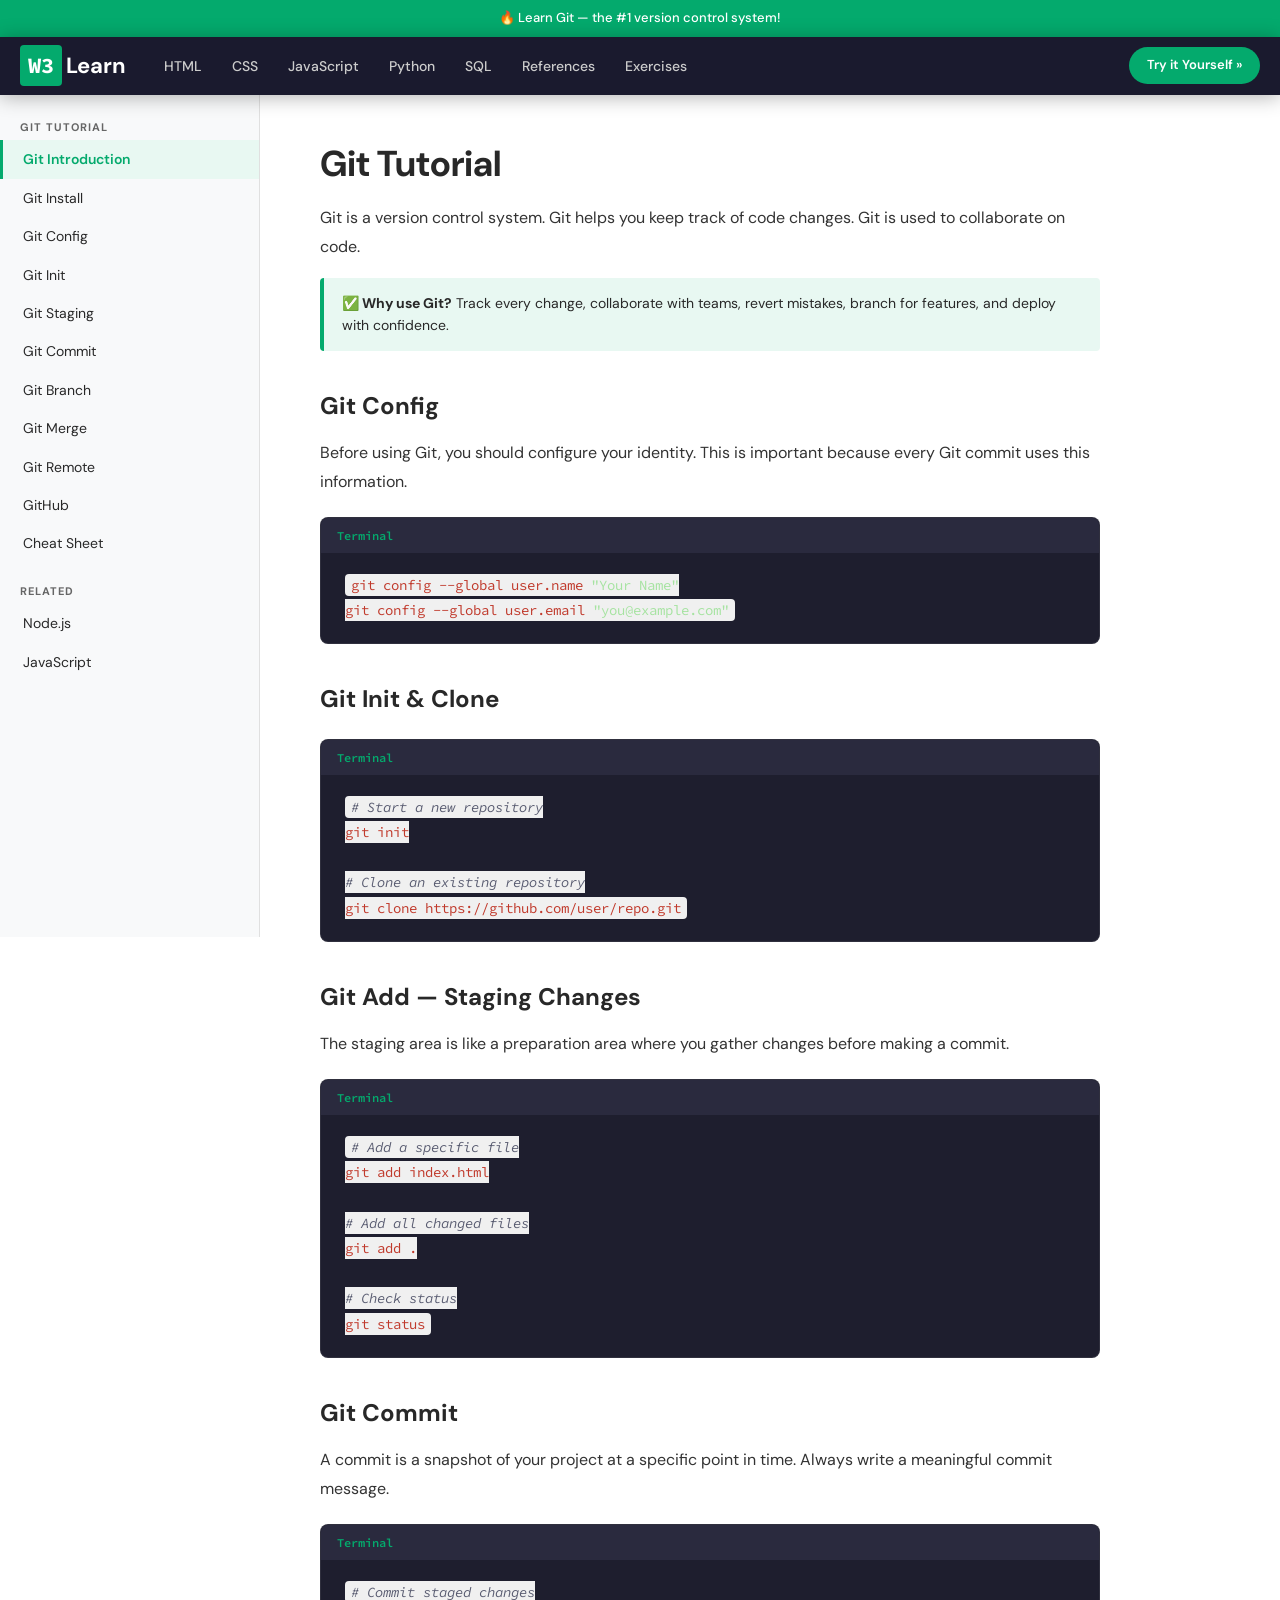
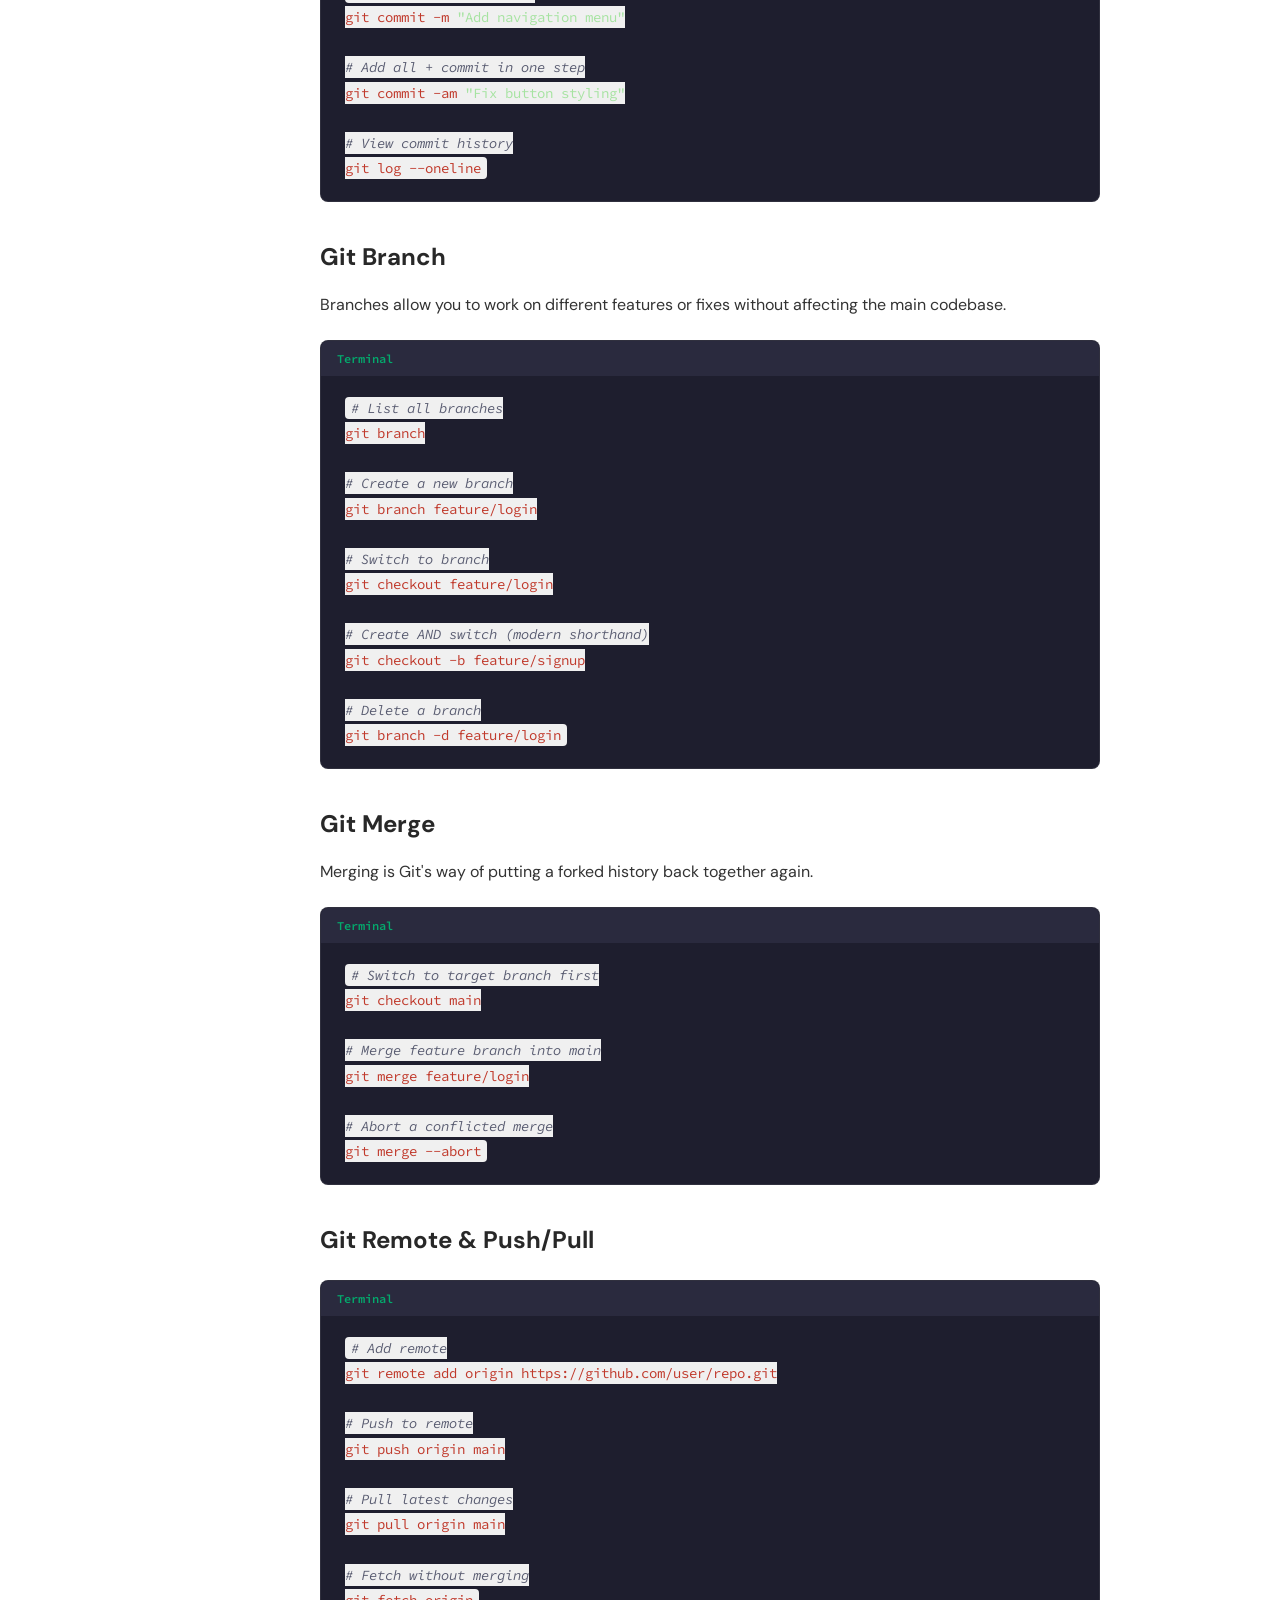
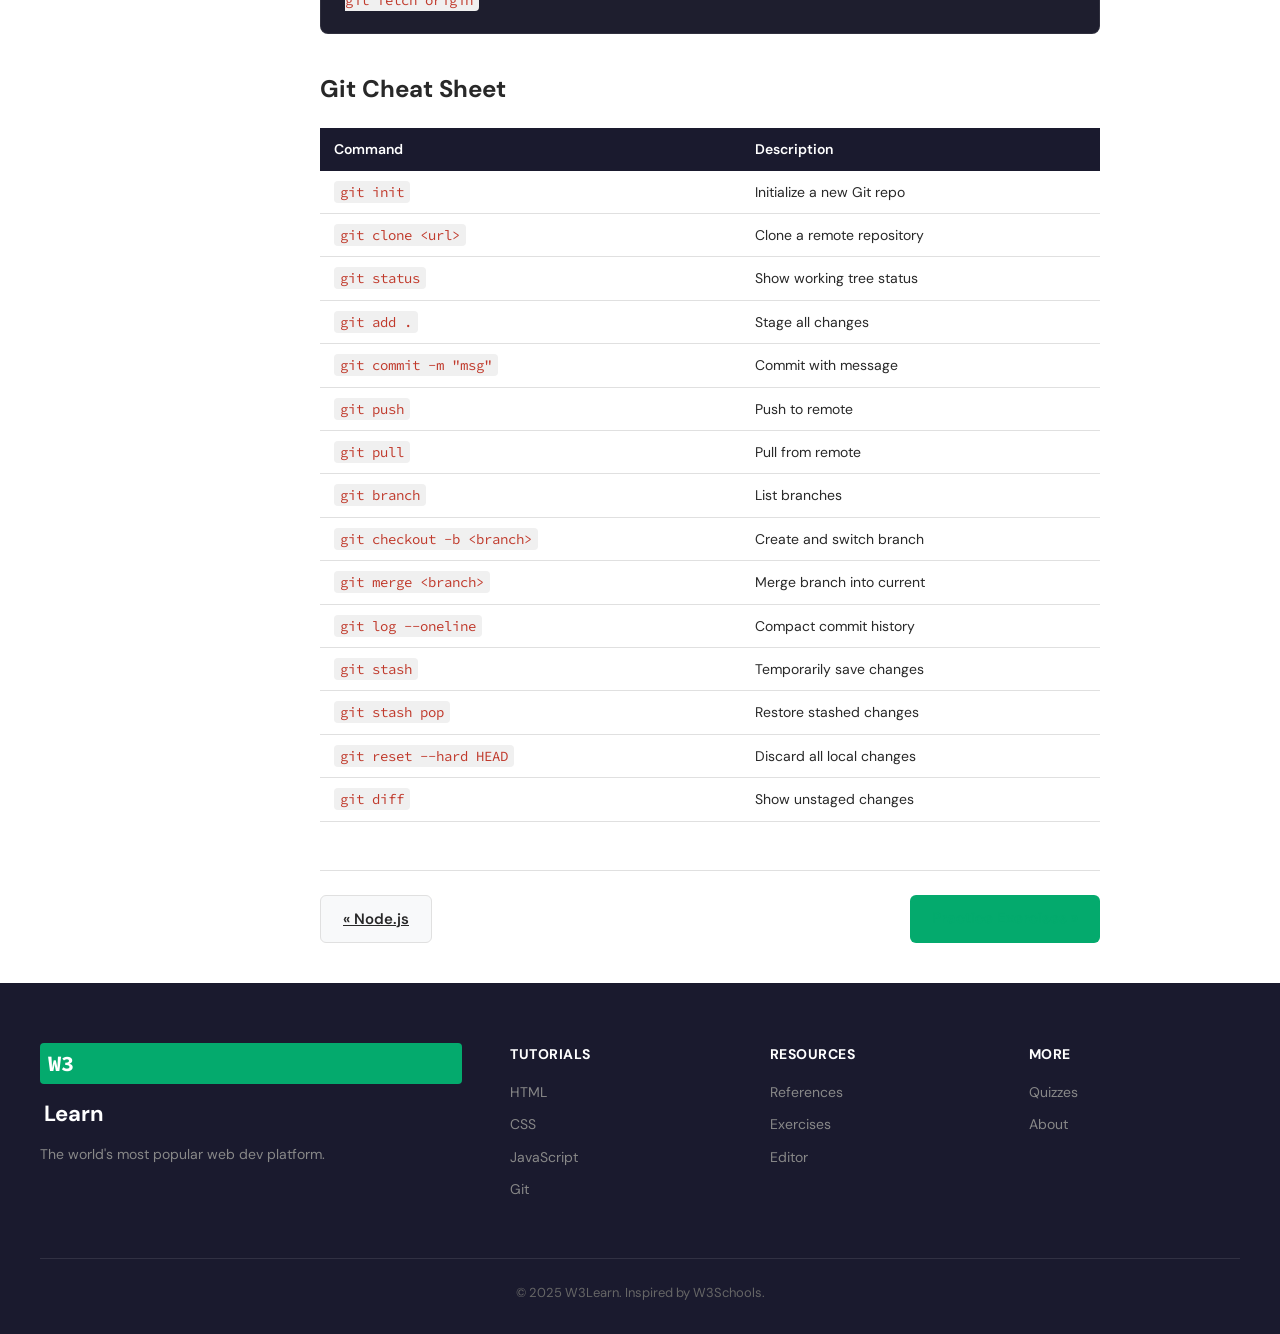
<file: tutorials/git.html>
<!DOCTYPE html>
<html lang="en">
<head>
<meta charset="UTF-8"/>
<meta name="viewport" content="width=device-width,initial-scale=1"/>
<title>Git Tutorial — W3Learn</title>
<link rel="icon" href="data:image/svg+xml,<svg xmlns='http://www.w3.org/2000/svg' viewBox='0 0 100 100'><text y='.9em' font-size='90'>🔀</text></svg>"/>
<link href="https://fonts.googleapis.com/css2?family=Source+Code+Pro:wght@400;600&family=DM+Sans:wght@400;500;600;700&display=swap" rel="stylesheet"/>
<link rel="stylesheet" href="../styles/main.css"/>
</head>
<body>
<div class="topbar"><span>🔥 Learn Git — the #1 version control system!</span></div>
<nav class="navbar">
  <div class="nav-inner">
    <a href="../index.html" class="nav-logo"><span class="logo-w">W3</span><span class="logo-learn">Learn</span></a>
    <div class="nav-links">
      <a href="html.html" class="nav-item">HTML</a><a href="css.html" class="nav-item">CSS</a>
      <a href="javascript.html" class="nav-item">JavaScript</a><a href="python.html" class="nav-item">Python</a>
      <a href="sql.html" class="nav-item">SQL</a>
      <a href="../references.html" class="nav-item">References</a><a href="../exercises.html" class="nav-item">Exercises</a>
    </div>
    <div class="nav-right"><a href="../editor.html" class="btn-tryit">Try it Yourself »</a></div>
    <button class="hamburger" onclick="toggleMobileMenu()">☰</button>
  </div>
  <div class="mobile-menu" id="mobileMenu"><a href="html.html">HTML</a><a href="css.html">CSS</a><a href="javascript.html">JS</a><a href="../editor.html">Editor</a></div>
</nav>

<div class="page-layout">
  <aside class="sidebar">
    <div class="sidebar-title">Git Tutorial</div>
    <a href="#intro" class="sidebar-link active">Git Introduction</a>
    <a href="#install" class="sidebar-link">Git Install</a>
    <a href="#config" class="sidebar-link">Git Config</a>
    <a href="#init" class="sidebar-link">Git Init</a>
    <a href="#staging" class="sidebar-link">Git Staging</a>
    <a href="#commit" class="sidebar-link">Git Commit</a>
    <a href="#branch" class="sidebar-link">Git Branch</a>
    <a href="#merge" class="sidebar-link">Git Merge</a>
    <a href="#remote" class="sidebar-link">Git Remote</a>
    <a href="#github" class="sidebar-link">GitHub</a>
    <a href="#cheatsheet" class="sidebar-link">Cheat Sheet</a>
    <div class="sidebar-title">Related</div>
    <a href="nodejs.html" class="sidebar-link">Node.js</a>
    <a href="javascript.html" class="sidebar-link">JavaScript</a>
  </aside>

  <main class="tut-content">
    <h1 id="intro">Git Tutorial</h1>
    <p>Git is a version control system. Git helps you keep track of code changes. Git is used to collaborate on code.</p>

    <div class="tip-box">
      <strong>✅ Why use Git?</strong> Track every change, collaborate with teams, revert mistakes, branch for features, and deploy with confidence.
    </div>

    <h2 id="config">Git Config</h2>
    <p>Before using Git, you should configure your identity. This is important because every Git commit uses this information.</p>
    <div class="code-box">
      <div class="code-box-header"><span class="code-box-label">Terminal</span></div>
      <pre><code>git config --global user.name <span class="hl-str">"Your Name"</span>
git config --global user.email <span class="hl-str">"you@example.com"</span></code></pre>
    </div>

    <h2 id="init">Git Init & Clone</h2>
    <div class="code-box">
      <div class="code-box-header"><span class="code-box-label">Terminal</span></div>
      <pre><code><span class="hl-cm"># Start a new repository</span>
git init

<span class="hl-cm"># Clone an existing repository</span>
git clone https://github.com/user/repo.git</code></pre>
    </div>

    <h2 id="staging">Git Add — Staging Changes</h2>
    <p>The staging area is like a preparation area where you gather changes before making a commit.</p>
    <div class="code-box">
      <div class="code-box-header"><span class="code-box-label">Terminal</span></div>
      <pre><code><span class="hl-cm"># Add a specific file</span>
git add index.html

<span class="hl-cm"># Add all changed files</span>
git add .

<span class="hl-cm"># Check status</span>
git status</code></pre>
    </div>

    <h2 id="commit">Git Commit</h2>
    <p>A commit is a snapshot of your project at a specific point in time. Always write a meaningful commit message.</p>
    <div class="code-box">
      <div class="code-box-header"><span class="code-box-label">Terminal</span></div>
      <pre><code><span class="hl-cm"># Commit staged changes</span>
git commit -m <span class="hl-str">"Add navigation menu"</span>

<span class="hl-cm"># Add all + commit in one step</span>
git commit -am <span class="hl-str">"Fix button styling"</span>

<span class="hl-cm"># View commit history</span>
git log --oneline</code></pre>
    </div>

    <h2 id="branch">Git Branch</h2>
    <p>Branches allow you to work on different features or fixes without affecting the main codebase.</p>
    <div class="code-box">
      <div class="code-box-header"><span class="code-box-label">Terminal</span></div>
      <pre><code><span class="hl-cm"># List all branches</span>
git branch

<span class="hl-cm"># Create a new branch</span>
git branch feature/login

<span class="hl-cm"># Switch to branch</span>
git checkout feature/login

<span class="hl-cm"># Create AND switch (modern shorthand)</span>
git checkout -b feature/signup

<span class="hl-cm"># Delete a branch</span>
git branch -d feature/login</code></pre>
    </div>

    <h2 id="merge">Git Merge</h2>
    <p>Merging is Git's way of putting a forked history back together again.</p>
    <div class="code-box">
      <div class="code-box-header"><span class="code-box-label">Terminal</span></div>
      <pre><code><span class="hl-cm"># Switch to target branch first</span>
git checkout main

<span class="hl-cm"># Merge feature branch into main</span>
git merge feature/login

<span class="hl-cm"># Abort a conflicted merge</span>
git merge --abort</code></pre>
    </div>

    <h2 id="remote">Git Remote & Push/Pull</h2>
    <div class="code-box">
      <div class="code-box-header"><span class="code-box-label">Terminal</span></div>
      <pre><code><span class="hl-cm"># Add remote</span>
git remote add origin https://github.com/user/repo.git

<span class="hl-cm"># Push to remote</span>
git push origin main

<span class="hl-cm"># Pull latest changes</span>
git pull origin main

<span class="hl-cm"># Fetch without merging</span>
git fetch origin</code></pre>
    </div>

    <h2 id="cheatsheet">Git Cheat Sheet</h2>
    <table>
      <tr><th>Command</th><th>Description</th></tr>
      <tr><td><code>git init</code></td><td>Initialize a new Git repo</td></tr>
      <tr><td><code>git clone &lt;url&gt;</code></td><td>Clone a remote repository</td></tr>
      <tr><td><code>git status</code></td><td>Show working tree status</td></tr>
      <tr><td><code>git add .</code></td><td>Stage all changes</td></tr>
      <tr><td><code>git commit -m "msg"</code></td><td>Commit with message</td></tr>
      <tr><td><code>git push</code></td><td>Push to remote</td></tr>
      <tr><td><code>git pull</code></td><td>Pull from remote</td></tr>
      <tr><td><code>git branch</code></td><td>List branches</td></tr>
      <tr><td><code>git checkout -b &lt;branch&gt;</code></td><td>Create and switch branch</td></tr>
      <tr><td><code>git merge &lt;branch&gt;</code></td><td>Merge branch into current</td></tr>
      <tr><td><code>git log --oneline</code></td><td>Compact commit history</td></tr>
      <tr><td><code>git stash</code></td><td>Temporarily save changes</td></tr>
      <tr><td><code>git stash pop</code></td><td>Restore stashed changes</td></tr>
      <tr><td><code>git reset --hard HEAD</code></td><td>Discard all local changes</td></tr>
      <tr><td><code>git diff</code></td><td>Show unstaged changes</td></tr>
    </table>

    <div class="tut-nav-btns">
      <a href="nodejs.html" class="tut-nav-btn prev">« Node.js</a>
      <a href="../exercises.html" class="tut-nav-btn">Practice Exercises »</a>
    </div>
  </main>
</div>

<footer class="footer">
  <div class="container">
    <div class="footer-grid">
      <div class="footer-brand"><span class="logo-w">W3</span><span class="logo-learn">Learn</span><p>The world's most popular web dev platform.</p></div>
      <div class="footer-col"><h5>Tutorials</h5><a href="html.html">HTML</a><a href="css.html">CSS</a><a href="javascript.html">JavaScript</a><a href="git.html">Git</a></div>
      <div class="footer-col"><h5>Resources</h5><a href="../references.html">References</a><a href="../exercises.html">Exercises</a><a href="../editor.html">Editor</a></div>
      <div class="footer-col"><h5>More</h5><a href="../quiz.html">Quizzes</a><a href="../about.html">About</a></div>
    </div>
    <div class="footer-bottom"><p>© 2025 W3Learn. Inspired by W3Schools.</p></div>
  </div>
</footer>
<script src="../scripts/main.js"></script>
</body>
</html>
</file>
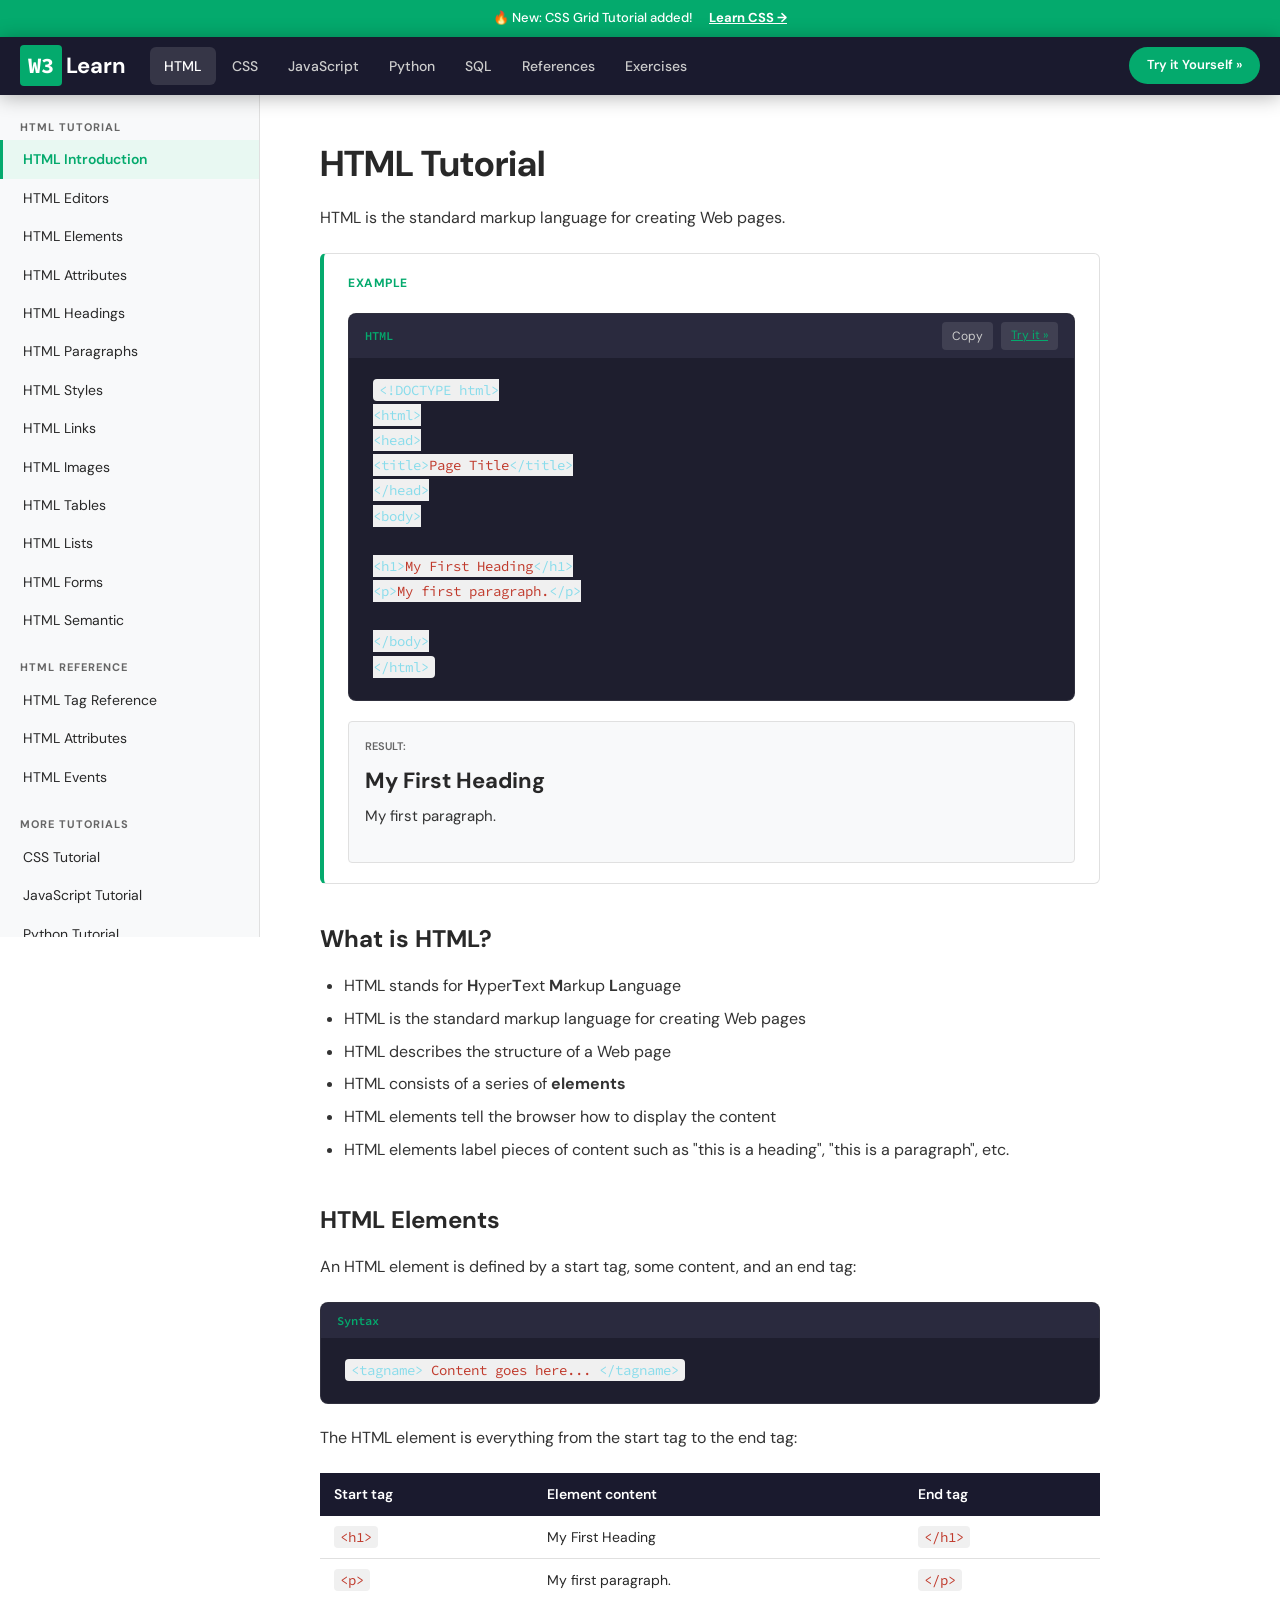
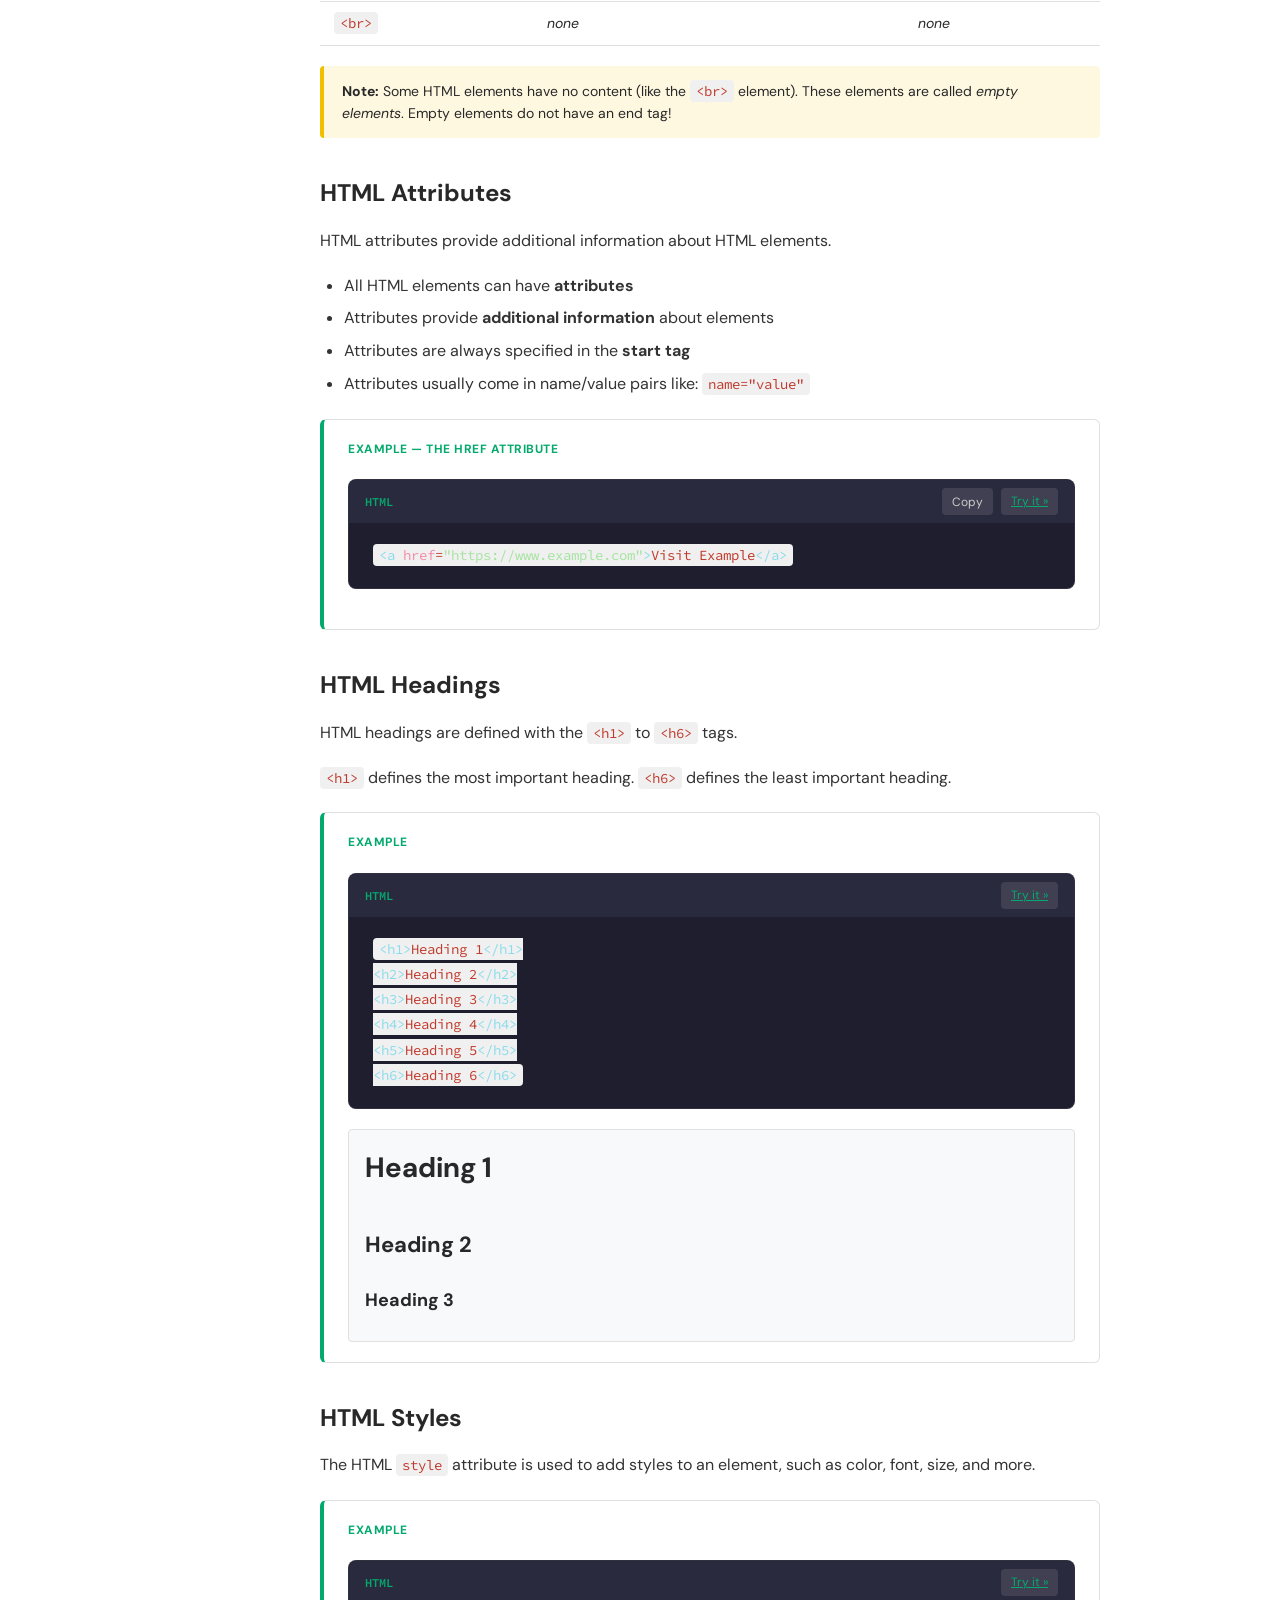
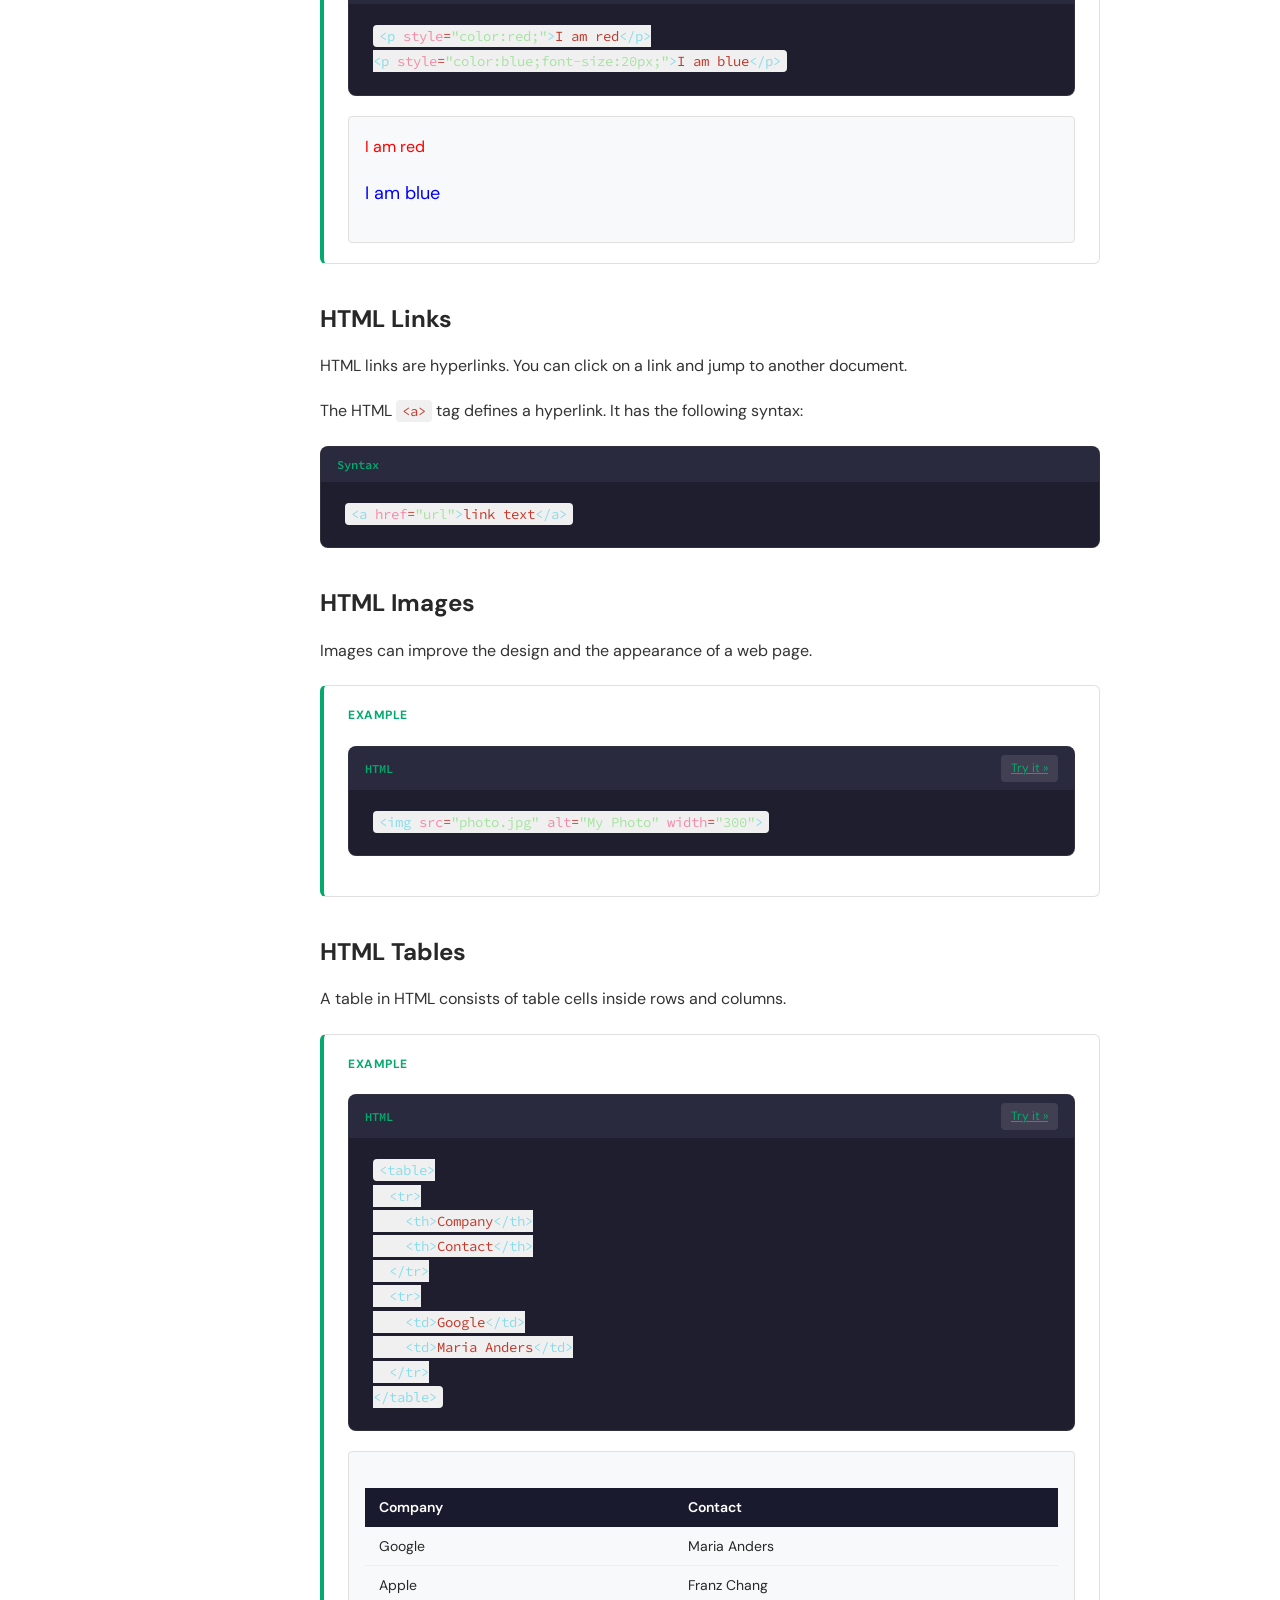
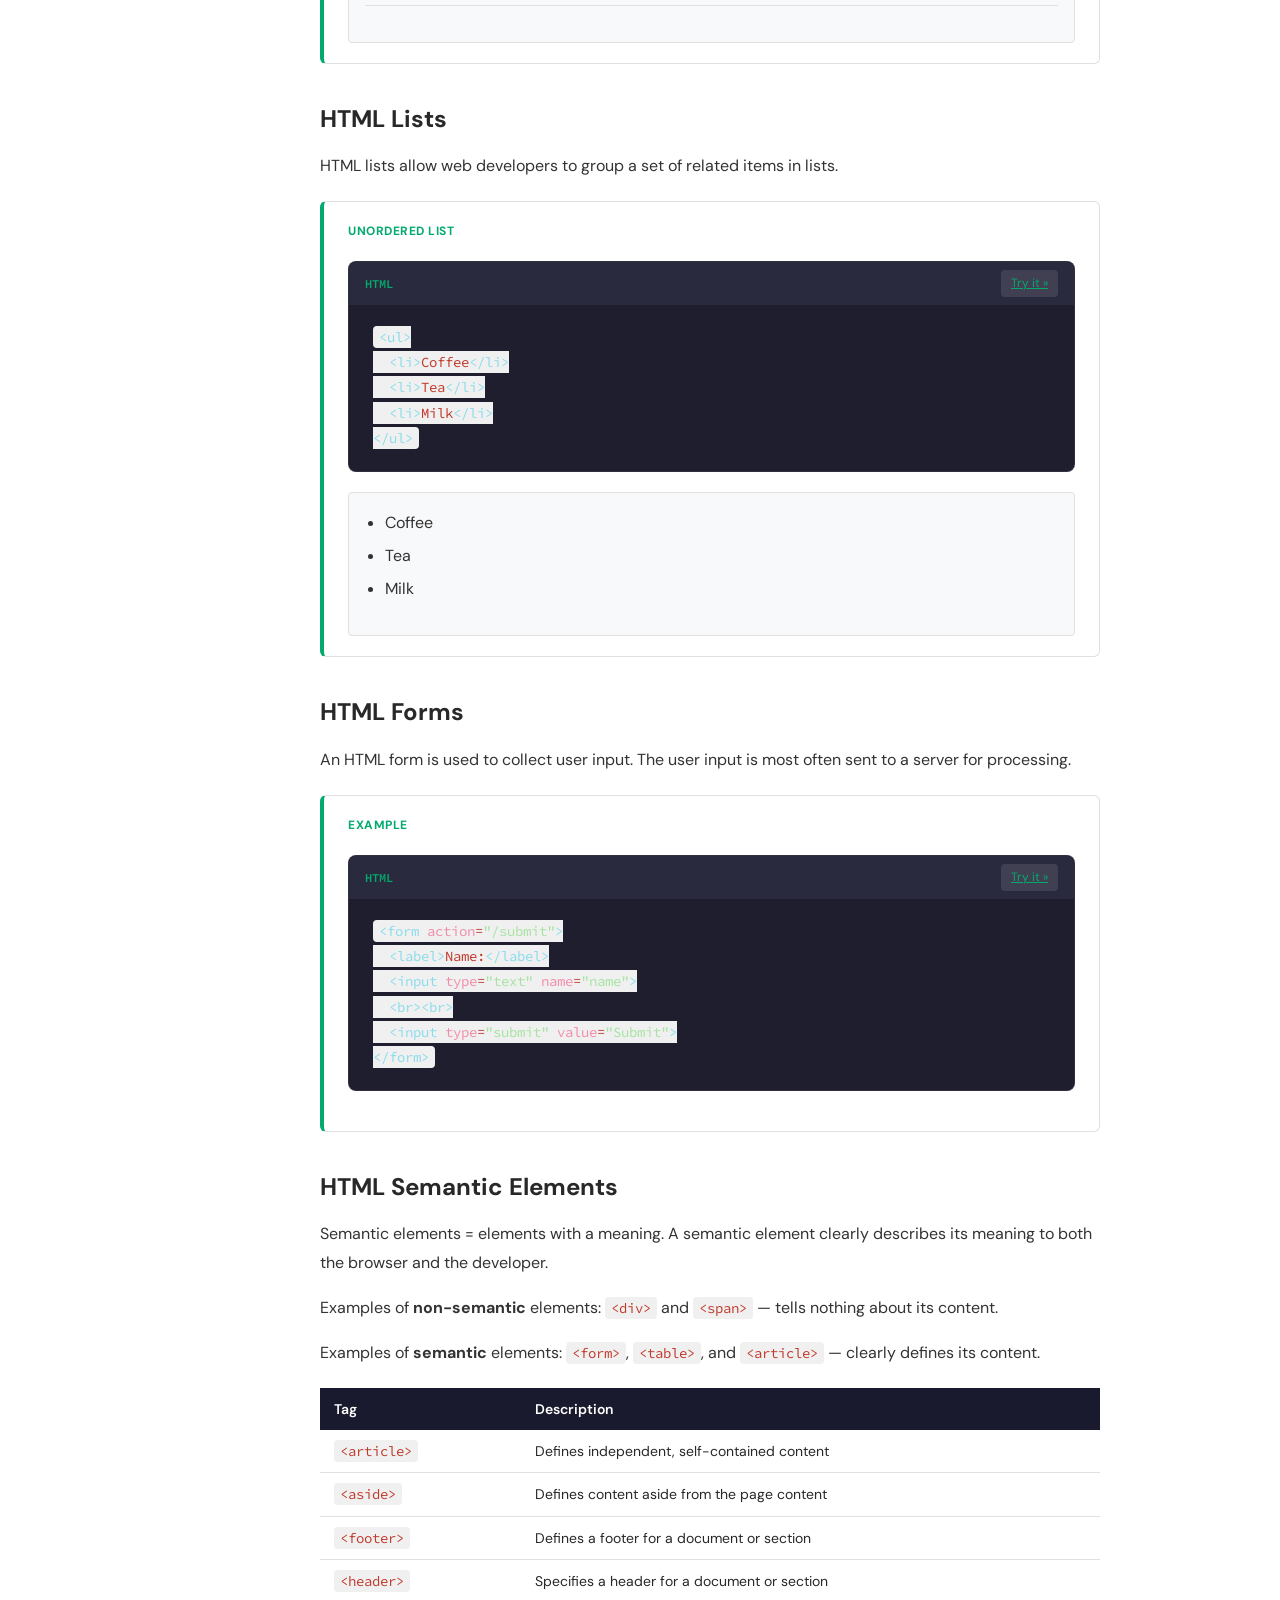
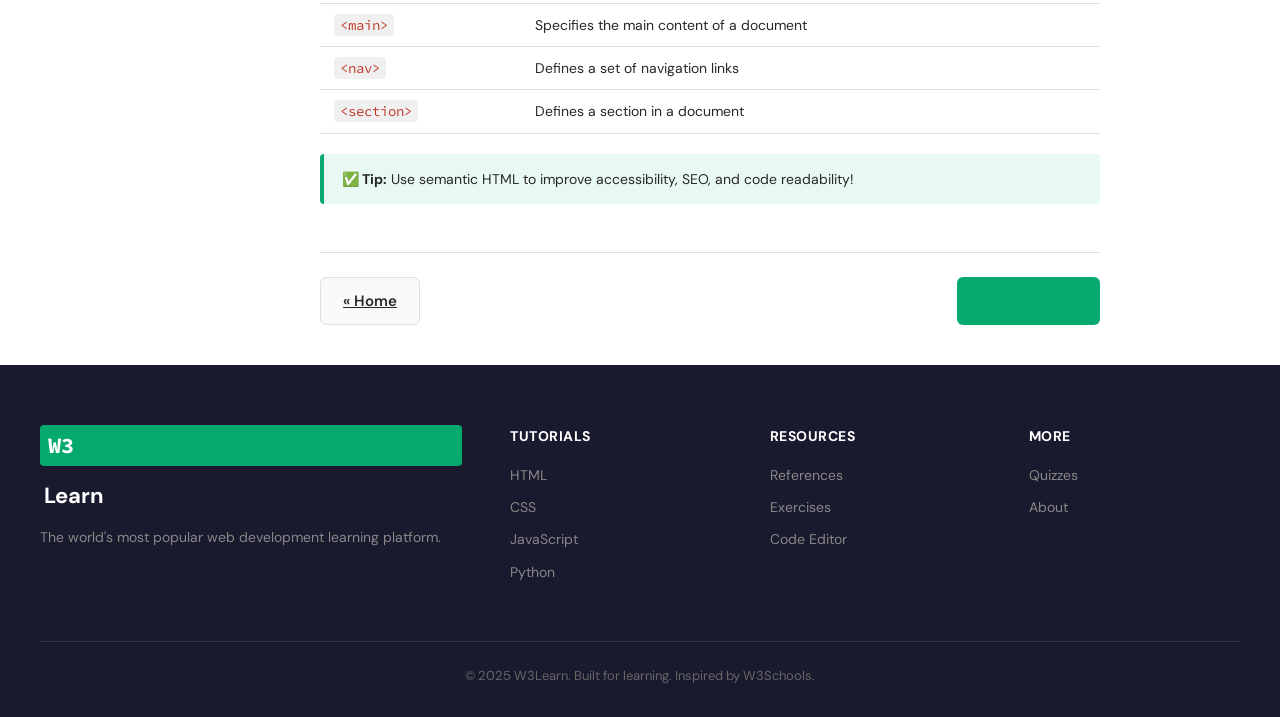
<file: tutorials/html.html>
<!DOCTYPE html>
<html lang="en">
<head>
<meta charset="UTF-8"/>
<meta name="viewport" content="width=device-width,initial-scale=1"/>
<title>HTML Tutorial — W3Learn</title>
<link rel="icon" href="data:image/svg+xml,<svg xmlns='http://www.w3.org/2000/svg' viewBox='0 0 100 100'><text y='.9em' font-size='90'>🌐</text></svg>"/>
<link href="https://fonts.googleapis.com/css2?family=Source+Code+Pro:wght@400;600&family=DM+Sans:wght@400;500;600;700&display=swap" rel="stylesheet"/>
<link rel="stylesheet" href="../styles/main.css"/>
</head>
<body>

<div class="topbar">
  <span>🔥 New: CSS Grid Tutorial added!</span>
  <a href="css.html">Learn CSS →</a>
</div>

<nav class="navbar">
  <div class="nav-inner">
    <a href="../index.html" class="nav-logo"><span class="logo-w">W3</span><span class="logo-learn">Learn</span></a>
    <div class="nav-links">
      <a href="html.html" class="nav-item active">HTML</a>
      <a href="css.html" class="nav-item">CSS</a>
      <a href="javascript.html" class="nav-item">JavaScript</a>
      <a href="python.html" class="nav-item">Python</a>
      <a href="sql.html" class="nav-item">SQL</a>
      <a href="../references.html" class="nav-item">References</a>
      <a href="../exercises.html" class="nav-item">Exercises</a>
    </div>
    <div class="nav-right">
      <a href="../editor.html" class="btn-tryit">Try it Yourself »</a>
    </div>
    <button class="hamburger" onclick="toggleMobileMenu()">☰</button>
  </div>
  <div class="mobile-menu" id="mobileMenu">
    <a href="html.html">HTML</a>
    <a href="css.html">CSS</a>
    <a href="javascript.html">JavaScript</a>
    <a href="../editor.html">Try Editor</a>
  </div>
</nav>

<div class="page-layout">
  <!-- SIDEBAR -->
  <aside class="sidebar">
    <div class="sidebar-title">HTML Tutorial</div>
    <a href="#intro" class="sidebar-link active">HTML Introduction</a>
    <a href="#editors" class="sidebar-link">HTML Editors</a>
    <a href="#elements" class="sidebar-link">HTML Elements</a>
    <a href="#attributes" class="sidebar-link">HTML Attributes</a>
    <a href="#headings" class="sidebar-link">HTML Headings</a>
    <a href="#paragraphs" class="sidebar-link">HTML Paragraphs</a>
    <a href="#styles" class="sidebar-link">HTML Styles</a>
    <a href="#links" class="sidebar-link">HTML Links</a>
    <a href="#images" class="sidebar-link">HTML Images</a>
    <a href="#tables" class="sidebar-link">HTML Tables</a>
    <a href="#lists" class="sidebar-link">HTML Lists</a>
    <a href="#forms" class="sidebar-link">HTML Forms</a>
    <a href="#semantic" class="sidebar-link">HTML Semantic</a>

    <div class="sidebar-title">HTML Reference</div>
    <a href="../references.html#html-tags" class="sidebar-link">HTML Tag Reference</a>
    <a href="../references.html#html-attributes" class="sidebar-link">HTML Attributes</a>
    <a href="../references.html#html-events" class="sidebar-link">HTML Events</a>

    <div class="sidebar-title">More Tutorials</div>
    <a href="css.html" class="sidebar-link">CSS Tutorial</a>
    <a href="javascript.html" class="sidebar-link">JavaScript Tutorial</a>
    <a href="python.html" class="sidebar-link">Python Tutorial</a>
  </aside>

  <!-- MAIN CONTENT -->
  <main class="tut-content">

    <h1 id="intro">HTML Tutorial</h1>
    <p>HTML is the standard markup language for creating Web pages.</p>

    <div class="example-box">
      <div class="example-label">Example</div>
      <div class="code-box">
        <div class="code-box-header">
          <span class="code-box-label">HTML</span>
          <div class="code-box-actions">
            <button class="code-btn" data-copy="#ex1">Copy</button>
            <a href="../editor.html?code=html-intro" class="code-btn">Try it »</a>
          </div>
        </div>
        <pre id="ex1"><code><span class="hl-tag">&lt;!DOCTYPE html&gt;</span>
<span class="hl-tag">&lt;html&gt;</span>
<span class="hl-tag">&lt;head&gt;</span>
<span class="hl-tag">&lt;title&gt;</span>Page Title<span class="hl-tag">&lt;/title&gt;</span>
<span class="hl-tag">&lt;/head&gt;</span>
<span class="hl-tag">&lt;body&gt;</span>

<span class="hl-tag">&lt;h1&gt;</span>My First Heading<span class="hl-tag">&lt;/h1&gt;</span>
<span class="hl-tag">&lt;p&gt;</span>My first paragraph.<span class="hl-tag">&lt;/p&gt;</span>

<span class="hl-tag">&lt;/body&gt;</span>
<span class="hl-tag">&lt;/html&gt;</span></code></pre>
      </div>
      <div class="example-result">
        <div class="example-result-label">Result:</div>
        <h1 style="font-size:22px;margin:8px 0 4px">My First Heading</h1>
        <p style="font-size:15px">My first paragraph.</p>
      </div>
    </div>

    <h2>What is HTML?</h2>
    <ul>
      <li>HTML stands for <strong>H</strong>yper<strong>T</strong>ext <strong>M</strong>arkup <strong>L</strong>anguage</li>
      <li>HTML is the standard markup language for creating Web pages</li>
      <li>HTML describes the structure of a Web page</li>
      <li>HTML consists of a series of <strong>elements</strong></li>
      <li>HTML elements tell the browser how to display the content</li>
      <li>HTML elements label pieces of content such as "this is a heading", "this is a paragraph", etc.</li>
    </ul>

    <h2 id="elements">HTML Elements</h2>
    <p>An HTML element is defined by a start tag, some content, and an end tag:</p>
    <div class="code-box">
      <div class="code-box-header"><span class="code-box-label">Syntax</span></div>
      <pre><code><span class="hl-tag">&lt;tagname&gt;</span> Content goes here... <span class="hl-tag">&lt;/tagname&gt;</span></code></pre>
    </div>
    <p>The HTML element is everything from the start tag to the end tag:</p>
    <table>
      <tr><th>Start tag</th><th>Element content</th><th>End tag</th></tr>
      <tr><td><code>&lt;h1&gt;</code></td><td>My First Heading</td><td><code>&lt;/h1&gt;</code></td></tr>
      <tr><td><code>&lt;p&gt;</code></td><td>My first paragraph.</td><td><code>&lt;/p&gt;</code></td></tr>
      <tr><td><code>&lt;br&gt;</code></td><td><em>none</em></td><td><em>none</em></td></tr>
    </table>

    <div class="note-box">
      <strong>Note:</strong> Some HTML elements have no content (like the <code>&lt;br&gt;</code> element). These elements are called <em>empty elements</em>. Empty elements do not have an end tag!
    </div>

    <h2 id="attributes">HTML Attributes</h2>
    <p>HTML attributes provide additional information about HTML elements.</p>
    <ul>
      <li>All HTML elements can have <strong>attributes</strong></li>
      <li>Attributes provide <strong>additional information</strong> about elements</li>
      <li>Attributes are always specified in the <strong>start tag</strong></li>
      <li>Attributes usually come in name/value pairs like: <code>name="value"</code></li>
    </ul>

    <div class="example-box">
      <div class="example-label">Example — The href Attribute</div>
      <div class="code-box">
        <div class="code-box-header"><span class="code-box-label">HTML</span><div class="code-box-actions"><button class="code-btn" data-copy="#ex2">Copy</button><a href="../editor.html" class="code-btn">Try it »</a></div></div>
        <pre id="ex2"><code><span class="hl-tag">&lt;a</span> <span class="hl-attr">href</span>=<span class="hl-val">"https://www.example.com"</span><span class="hl-tag">&gt;</span>Visit Example<span class="hl-tag">&lt;/a&gt;</span></code></pre>
      </div>
    </div>

    <h2 id="headings">HTML Headings</h2>
    <p>HTML headings are defined with the <code>&lt;h1&gt;</code> to <code>&lt;h6&gt;</code> tags.</p>
    <p><code>&lt;h1&gt;</code> defines the most important heading. <code>&lt;h6&gt;</code> defines the least important heading.</p>
    <div class="example-box">
      <div class="example-label">Example</div>
      <div class="code-box">
        <div class="code-box-header"><span class="code-box-label">HTML</span><div class="code-box-actions"><a href="../editor.html" class="code-btn">Try it »</a></div></div>
        <pre><code><span class="hl-tag">&lt;h1&gt;</span>Heading 1<span class="hl-tag">&lt;/h1&gt;</span>
<span class="hl-tag">&lt;h2&gt;</span>Heading 2<span class="hl-tag">&lt;/h2&gt;</span>
<span class="hl-tag">&lt;h3&gt;</span>Heading 3<span class="hl-tag">&lt;/h3&gt;</span>
<span class="hl-tag">&lt;h4&gt;</span>Heading 4<span class="hl-tag">&lt;/h4&gt;</span>
<span class="hl-tag">&lt;h5&gt;</span>Heading 5<span class="hl-tag">&lt;/h5&gt;</span>
<span class="hl-tag">&lt;h6&gt;</span>Heading 6<span class="hl-tag">&lt;/h6&gt;</span></code></pre>
      </div>
      <div class="example-result">
        <h1 style="font-size:28px">Heading 1</h1>
        <h2 style="font-size:22px">Heading 2</h2>
        <h3 style="font-size:18px">Heading 3</h3>
      </div>
    </div>

    <h2 id="styles">HTML Styles</h2>
    <p>The HTML <code>style</code> attribute is used to add styles to an element, such as color, font, size, and more.</p>
    <div class="example-box">
      <div class="example-label">Example</div>
      <div class="code-box">
        <div class="code-box-header"><span class="code-box-label">HTML</span><div class="code-box-actions"><a href="../editor.html" class="code-btn">Try it »</a></div></div>
        <pre><code><span class="hl-tag">&lt;p</span> <span class="hl-attr">style</span>=<span class="hl-val">"color:red;"</span><span class="hl-tag">&gt;</span>I am red<span class="hl-tag">&lt;/p&gt;</span>
<span class="hl-tag">&lt;p</span> <span class="hl-attr">style</span>=<span class="hl-val">"color:blue;font-size:20px;"</span><span class="hl-tag">&gt;</span>I am blue<span class="hl-tag">&lt;/p&gt;</span></code></pre>
      </div>
      <div class="example-result">
        <p style="color:red">I am red</p>
        <p style="color:blue;font-size:18px">I am blue</p>
      </div>
    </div>

    <h2 id="links">HTML Links</h2>
    <p>HTML links are hyperlinks. You can click on a link and jump to another document.</p>
    <p>The HTML <code>&lt;a&gt;</code> tag defines a hyperlink. It has the following syntax:</p>
    <div class="code-box">
      <div class="code-box-header"><span class="code-box-label">Syntax</span></div>
      <pre><code><span class="hl-tag">&lt;a</span> <span class="hl-attr">href</span>=<span class="hl-val">"url"</span><span class="hl-tag">&gt;</span>link text<span class="hl-tag">&lt;/a&gt;</span></code></pre>
    </div>

    <h2 id="images">HTML Images</h2>
    <p>Images can improve the design and the appearance of a web page.</p>
    <div class="example-box">
      <div class="example-label">Example</div>
      <div class="code-box">
        <div class="code-box-header"><span class="code-box-label">HTML</span><div class="code-box-actions"><a href="../editor.html" class="code-btn">Try it »</a></div></div>
        <pre><code><span class="hl-tag">&lt;img</span> <span class="hl-attr">src</span>=<span class="hl-val">"photo.jpg"</span> <span class="hl-attr">alt</span>=<span class="hl-val">"My Photo"</span> <span class="hl-attr">width</span>=<span class="hl-val">"300"</span><span class="hl-tag">&gt;</span></code></pre>
      </div>
    </div>

    <h2 id="tables">HTML Tables</h2>
    <p>A table in HTML consists of table cells inside rows and columns.</p>
    <div class="example-box">
      <div class="example-label">Example</div>
      <div class="code-box">
        <div class="code-box-header"><span class="code-box-label">HTML</span><div class="code-box-actions"><a href="../editor.html" class="code-btn">Try it »</a></div></div>
        <pre><code><span class="hl-tag">&lt;table&gt;</span>
  <span class="hl-tag">&lt;tr&gt;</span>
    <span class="hl-tag">&lt;th&gt;</span>Company<span class="hl-tag">&lt;/th&gt;</span>
    <span class="hl-tag">&lt;th&gt;</span>Contact<span class="hl-tag">&lt;/th&gt;</span>
  <span class="hl-tag">&lt;/tr&gt;</span>
  <span class="hl-tag">&lt;tr&gt;</span>
    <span class="hl-tag">&lt;td&gt;</span>Google<span class="hl-tag">&lt;/td&gt;</span>
    <span class="hl-tag">&lt;td&gt;</span>Maria Anders<span class="hl-tag">&lt;/td&gt;</span>
  <span class="hl-tag">&lt;/tr&gt;</span>
<span class="hl-tag">&lt;/table&gt;</span></code></pre>
      </div>
      <div class="example-result">
        <table style="border-collapse:collapse;font-size:14px;min-width:250px">
          <tr><th style="background:#1a1a2e;color:#fff;padding:8px 14px;text-align:left">Company</th><th style="background:#1a1a2e;color:#fff;padding:8px 14px;text-align:left">Contact</th></tr>
          <tr><td style="padding:8px 14px;border-bottom:1px solid #eee">Google</td><td style="padding:8px 14px;border-bottom:1px solid #eee">Maria Anders</td></tr>
          <tr><td style="padding:8px 14px">Apple</td><td style="padding:8px 14px">Franz Chang</td></tr>
        </table>
      </div>
    </div>

    <h2 id="lists">HTML Lists</h2>
    <p>HTML lists allow web developers to group a set of related items in lists.</p>
    <div class="example-box">
      <div class="example-label">Unordered List</div>
      <div class="code-box">
        <div class="code-box-header"><span class="code-box-label">HTML</span><div class="code-box-actions"><a href="../editor.html" class="code-btn">Try it »</a></div></div>
        <pre><code><span class="hl-tag">&lt;ul&gt;</span>
  <span class="hl-tag">&lt;li&gt;</span>Coffee<span class="hl-tag">&lt;/li&gt;</span>
  <span class="hl-tag">&lt;li&gt;</span>Tea<span class="hl-tag">&lt;/li&gt;</span>
  <span class="hl-tag">&lt;li&gt;</span>Milk<span class="hl-tag">&lt;/li&gt;</span>
<span class="hl-tag">&lt;/ul&gt;</span></code></pre>
      </div>
      <div class="example-result">
        <ul style="padding-left:20px;font-size:15px"><li>Coffee</li><li>Tea</li><li>Milk</li></ul>
      </div>
    </div>

    <h2 id="forms">HTML Forms</h2>
    <p>An HTML form is used to collect user input. The user input is most often sent to a server for processing.</p>
    <div class="example-box">
      <div class="example-label">Example</div>
      <div class="code-box">
        <div class="code-box-header"><span class="code-box-label">HTML</span><div class="code-box-actions"><a href="../editor.html" class="code-btn">Try it »</a></div></div>
        <pre><code><span class="hl-tag">&lt;form</span> <span class="hl-attr">action</span>=<span class="hl-val">"/submit"</span><span class="hl-tag">&gt;</span>
  <span class="hl-tag">&lt;label&gt;</span>Name:<span class="hl-tag">&lt;/label&gt;</span>
  <span class="hl-tag">&lt;input</span> <span class="hl-attr">type</span>=<span class="hl-val">"text"</span> <span class="hl-attr">name</span>=<span class="hl-val">"name"</span><span class="hl-tag">&gt;</span>
  <span class="hl-tag">&lt;br&gt;&lt;br&gt;</span>
  <span class="hl-tag">&lt;input</span> <span class="hl-attr">type</span>=<span class="hl-val">"submit"</span> <span class="hl-attr">value</span>=<span class="hl-val">"Submit"</span><span class="hl-tag">&gt;</span>
<span class="hl-tag">&lt;/form&gt;</span></code></pre>
      </div>
    </div>

    <h2 id="semantic">HTML Semantic Elements</h2>
    <p>Semantic elements = elements with a meaning. A semantic element clearly describes its meaning to both the browser and the developer.</p>
    <p>Examples of <strong>non-semantic</strong> elements: <code>&lt;div&gt;</code> and <code>&lt;span&gt;</code> — tells nothing about its content.</p>
    <p>Examples of <strong>semantic</strong> elements: <code>&lt;form&gt;</code>, <code>&lt;table&gt;</code>, and <code>&lt;article&gt;</code> — clearly defines its content.</p>
    <table>
      <tr><th>Tag</th><th>Description</th></tr>
      <tr><td><code>&lt;article&gt;</code></td><td>Defines independent, self-contained content</td></tr>
      <tr><td><code>&lt;aside&gt;</code></td><td>Defines content aside from the page content</td></tr>
      <tr><td><code>&lt;footer&gt;</code></td><td>Defines a footer for a document or section</td></tr>
      <tr><td><code>&lt;header&gt;</code></td><td>Specifies a header for a document or section</td></tr>
      <tr><td><code>&lt;main&gt;</code></td><td>Specifies the main content of a document</td></tr>
      <tr><td><code>&lt;nav&gt;</code></td><td>Defines a set of navigation links</td></tr>
      <tr><td><code>&lt;section&gt;</code></td><td>Defines a section in a document</td></tr>
    </table>

    <div class="tip-box">
      <strong>✅ Tip:</strong> Use semantic HTML to improve accessibility, SEO, and code readability!
    </div>

    <div class="tut-nav-btns">
      <a href="../index.html" class="tut-nav-btn prev">« Home</a>
      <a href="css.html" class="tut-nav-btn">CSS Tutorial »</a>
    </div>

  </main>
</div>

<footer class="footer">
  <div class="container">
    <div class="footer-grid">
      <div class="footer-brand">
        <span class="logo-w">W3</span><span class="logo-learn">Learn</span>
        <p>The world's most popular web development learning platform.</p>
      </div>
      <div class="footer-col"><h5>Tutorials</h5><a href="html.html">HTML</a><a href="css.html">CSS</a><a href="javascript.html">JavaScript</a><a href="python.html">Python</a></div>
      <div class="footer-col"><h5>Resources</h5><a href="../references.html">References</a><a href="../exercises.html">Exercises</a><a href="../editor.html">Code Editor</a></div>
      <div class="footer-col"><h5>More</h5><a href="../quiz.html">Quizzes</a><a href="../about.html">About</a></div>
    </div>
    <div class="footer-bottom"><p>© 2025 W3Learn. Built for learning. Inspired by W3Schools.</p></div>
  </div>
</footer>
<script src="../scripts/main.js"></script>
</body>
</html>
</file>
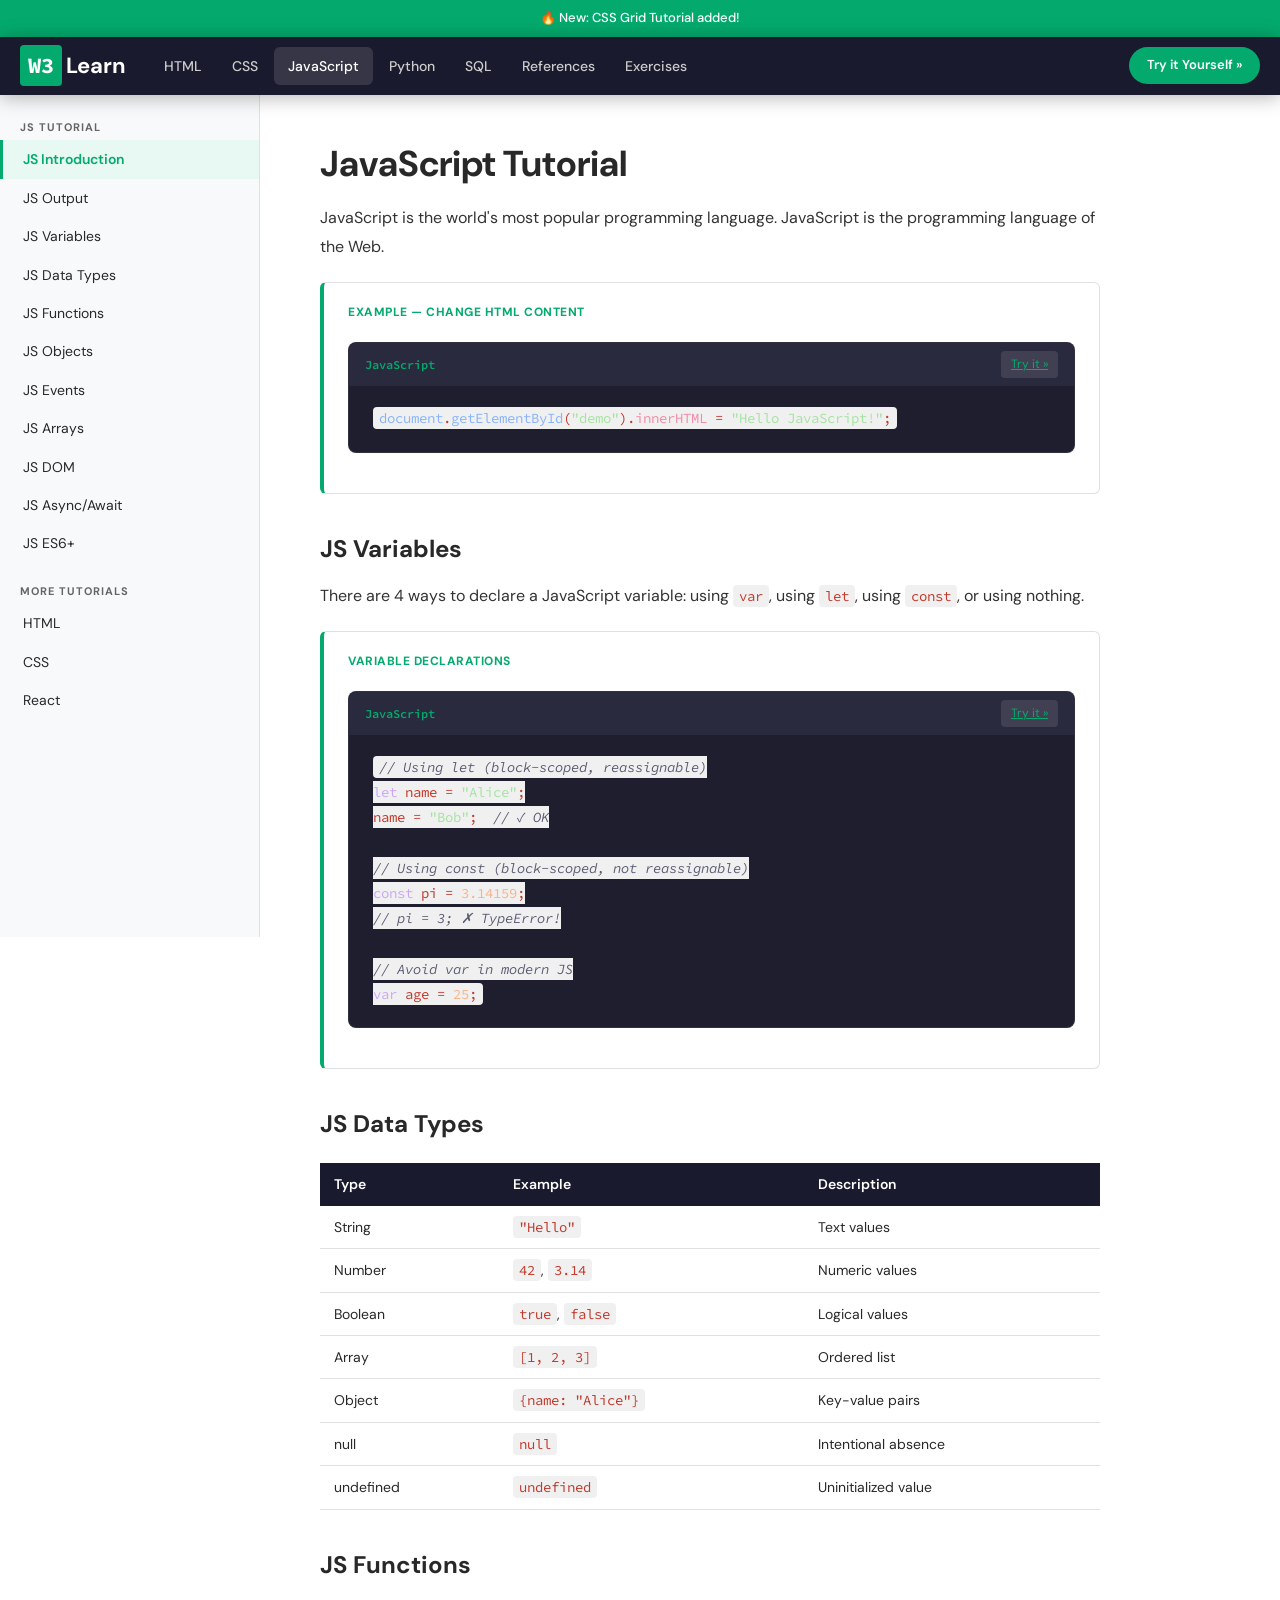
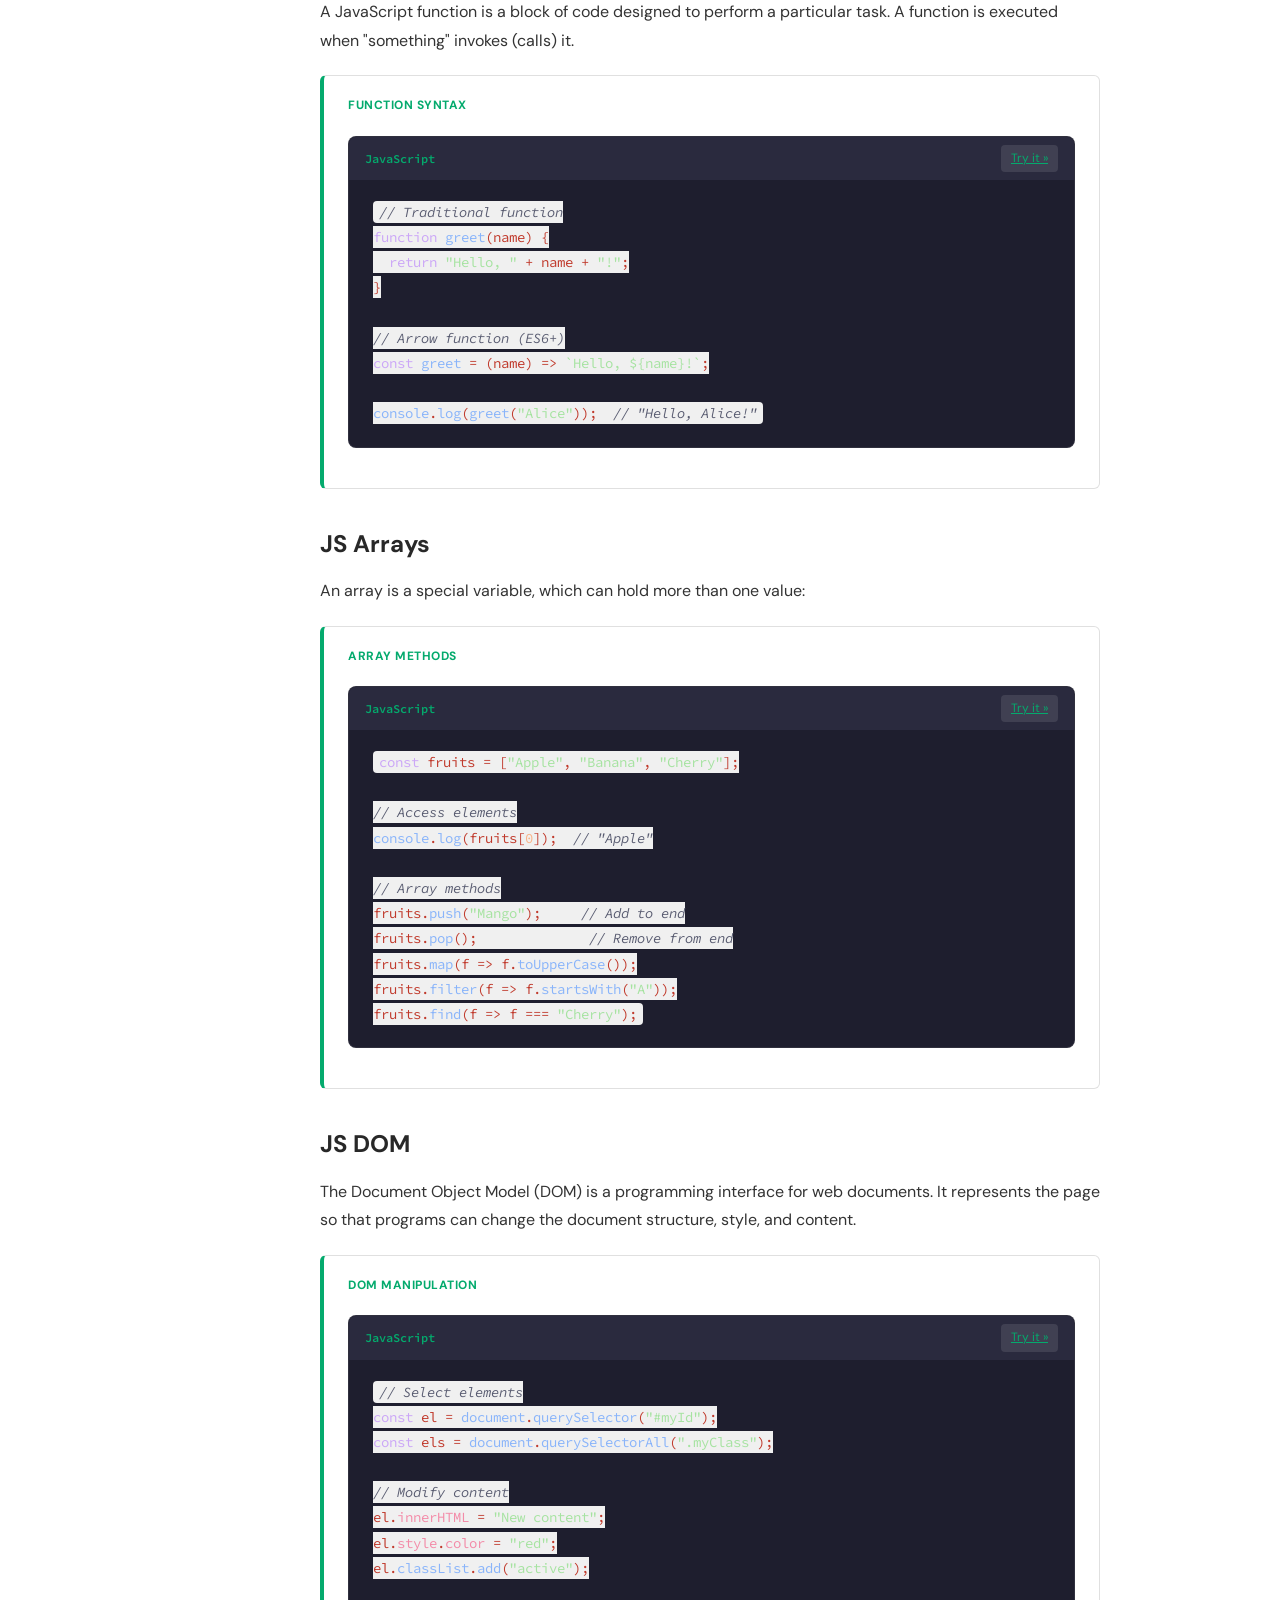
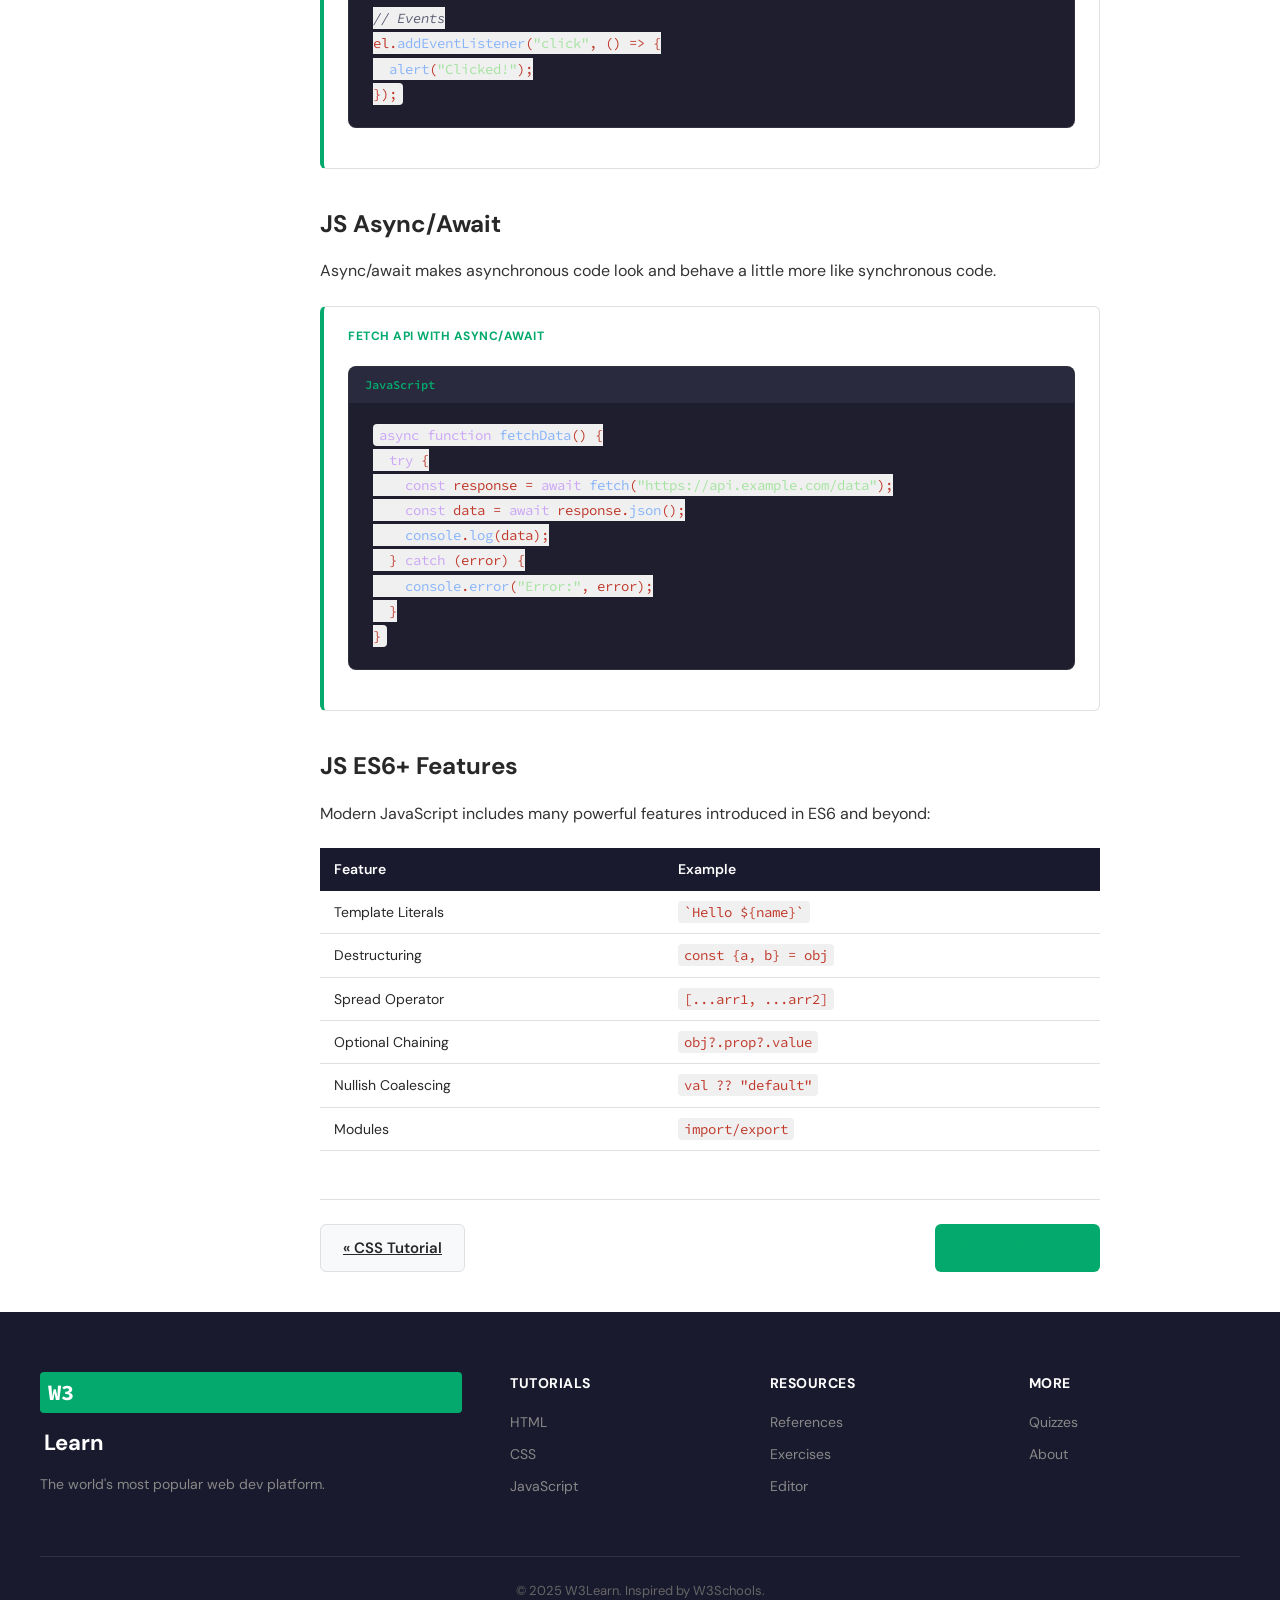
<file: tutorials/javascript.html>
<!DOCTYPE html>
<html lang="en">
<head>
<meta charset="UTF-8"/>
<meta name="viewport" content="width=device-width,initial-scale=1"/>
<title>JavaScript Tutorial — W3Learn</title>
<link rel="icon" href="data:image/svg+xml,<svg xmlns='http://www.w3.org/2000/svg' viewBox='0 0 100 100'><text y='.9em' font-size='90'>⚡</text></svg>"/>
<link href="https://fonts.googleapis.com/css2?family=Source+Code+Pro:wght@400;600&family=DM+Sans:wght@400;500;600;700&display=swap" rel="stylesheet"/>
<link rel="stylesheet" href="../styles/main.css"/>
</head>
<body>
<div class="topbar"><span>🔥 New: CSS Grid Tutorial added!</span></div>
<nav class="navbar">
  <div class="nav-inner">
    <a href="../index.html" class="nav-logo"><span class="logo-w">W3</span><span class="logo-learn">Learn</span></a>
    <div class="nav-links">
      <a href="html.html" class="nav-item">HTML</a>
      <a href="css.html" class="nav-item">CSS</a>
      <a href="javascript.html" class="nav-item active">JavaScript</a>
      <a href="python.html" class="nav-item">Python</a>
      <a href="sql.html" class="nav-item">SQL</a>
      <a href="../references.html" class="nav-item">References</a>
      <a href="../exercises.html" class="nav-item">Exercises</a>
    </div>
    <div class="nav-right"><a href="../editor.html" class="btn-tryit">Try it Yourself »</a></div>
    <button class="hamburger" onclick="toggleMobileMenu()">☰</button>
  </div>
  <div class="mobile-menu" id="mobileMenu"><a href="html.html">HTML</a><a href="css.html">CSS</a><a href="javascript.html">JS</a><a href="../editor.html">Editor</a></div>
</nav>

<div class="page-layout">
  <aside class="sidebar">
    <div class="sidebar-title">JS Tutorial</div>
    <a href="#intro" class="sidebar-link active">JS Introduction</a>
    <a href="#output" class="sidebar-link">JS Output</a>
    <a href="#variables" class="sidebar-link">JS Variables</a>
    <a href="#datatypes" class="sidebar-link">JS Data Types</a>
    <a href="#functions" class="sidebar-link">JS Functions</a>
    <a href="#objects" class="sidebar-link">JS Objects</a>
    <a href="#events" class="sidebar-link">JS Events</a>
    <a href="#arrays" class="sidebar-link">JS Arrays</a>
    <a href="#dom" class="sidebar-link">JS DOM</a>
    <a href="#async" class="sidebar-link">JS Async/Await</a>
    <a href="#es6" class="sidebar-link">JS ES6+</a>
    <div class="sidebar-title">More Tutorials</div>
    <a href="html.html" class="sidebar-link">HTML</a>
    <a href="css.html" class="sidebar-link">CSS</a>
    <a href="react.html" class="sidebar-link">React</a>
  </aside>

  <main class="tut-content">
    <h1 id="intro">JavaScript Tutorial</h1>
    <p>JavaScript is the world's most popular programming language. JavaScript is the programming language of the Web.</p>

    <div class="example-box">
      <div class="example-label">Example — Change HTML Content</div>
      <div class="code-box">
        <div class="code-box-header"><span class="code-box-label">JavaScript</span><div class="code-box-actions"><a href="../editor.html" class="code-btn">Try it »</a></div></div>
        <pre><code><span class="hl-fn">document</span>.<span class="hl-fn">getElementById</span>(<span class="hl-str">"demo"</span>).<span class="hl-attr">innerHTML</span> = <span class="hl-str">"Hello JavaScript!"</span>;</code></pre>
      </div>
    </div>

    <h2 id="variables">JS Variables</h2>
    <p>There are 4 ways to declare a JavaScript variable: using <code>var</code>, using <code>let</code>, using <code>const</code>, or using nothing.</p>
    <div class="example-box">
      <div class="example-label">Variable Declarations</div>
      <div class="code-box">
        <div class="code-box-header"><span class="code-box-label">JavaScript</span><div class="code-box-actions"><a href="../editor.html" class="code-btn">Try it »</a></div></div>
        <pre><code><span class="hl-cm">// Using let (block-scoped, reassignable)</span>
<span class="hl-kw">let</span> name = <span class="hl-str">"Alice"</span>;
name = <span class="hl-str">"Bob"</span>;  <span class="hl-cm">// ✓ OK</span>

<span class="hl-cm">// Using const (block-scoped, not reassignable)</span>
<span class="hl-kw">const</span> pi = <span class="hl-num">3.14159</span>;
<span class="hl-cm">// pi = 3; ✗ TypeError!</span>

<span class="hl-cm">// Avoid var in modern JS</span>
<span class="hl-kw">var</span> age = <span class="hl-num">25</span>;</code></pre>
      </div>
    </div>

    <h2 id="datatypes">JS Data Types</h2>
    <table>
      <tr><th>Type</th><th>Example</th><th>Description</th></tr>
      <tr><td>String</td><td><code>"Hello"</code></td><td>Text values</td></tr>
      <tr><td>Number</td><td><code>42</code>, <code>3.14</code></td><td>Numeric values</td></tr>
      <tr><td>Boolean</td><td><code>true</code>, <code>false</code></td><td>Logical values</td></tr>
      <tr><td>Array</td><td><code>[1, 2, 3]</code></td><td>Ordered list</td></tr>
      <tr><td>Object</td><td><code>{name: "Alice"}</code></td><td>Key-value pairs</td></tr>
      <tr><td>null</td><td><code>null</code></td><td>Intentional absence</td></tr>
      <tr><td>undefined</td><td><code>undefined</code></td><td>Uninitialized value</td></tr>
    </table>

    <h2 id="functions">JS Functions</h2>
    <p>A JavaScript function is a block of code designed to perform a particular task. A function is executed when "something" invokes (calls) it.</p>
    <div class="example-box">
      <div class="example-label">Function Syntax</div>
      <div class="code-box">
        <div class="code-box-header"><span class="code-box-label">JavaScript</span><div class="code-box-actions"><a href="../editor.html" class="code-btn">Try it »</a></div></div>
        <pre><code><span class="hl-cm">// Traditional function</span>
<span class="hl-kw">function</span> <span class="hl-fn">greet</span>(name) {
  <span class="hl-kw">return</span> <span class="hl-str">"Hello, "</span> + name + <span class="hl-str">"!"</span>;
}

<span class="hl-cm">// Arrow function (ES6+)</span>
<span class="hl-kw">const</span> <span class="hl-fn">greet</span> = (name) => <span class="hl-str">`Hello, ${name}!`</span>;

<span class="hl-fn">console</span>.<span class="hl-fn">log</span>(<span class="hl-fn">greet</span>(<span class="hl-str">"Alice"</span>));  <span class="hl-cm">// "Hello, Alice!"</span></code></pre>
      </div>
    </div>

    <h2 id="arrays">JS Arrays</h2>
    <p>An array is a special variable, which can hold more than one value:</p>
    <div class="example-box">
      <div class="example-label">Array Methods</div>
      <div class="code-box">
        <div class="code-box-header"><span class="code-box-label">JavaScript</span><div class="code-box-actions"><a href="../editor.html" class="code-btn">Try it »</a></div></div>
        <pre><code><span class="hl-kw">const</span> fruits = [<span class="hl-str">"Apple"</span>, <span class="hl-str">"Banana"</span>, <span class="hl-str">"Cherry"</span>];

<span class="hl-cm">// Access elements</span>
<span class="hl-fn">console</span>.<span class="hl-fn">log</span>(fruits[<span class="hl-num">0</span>]);  <span class="hl-cm">// "Apple"</span>

<span class="hl-cm">// Array methods</span>
fruits.<span class="hl-fn">push</span>(<span class="hl-str">"Mango"</span>);     <span class="hl-cm">// Add to end</span>
fruits.<span class="hl-fn">pop</span>();              <span class="hl-cm">// Remove from end</span>
fruits.<span class="hl-fn">map</span>(f => f.<span class="hl-fn">toUpperCase</span>());
fruits.<span class="hl-fn">filter</span>(f => f.<span class="hl-fn">startsWith</span>(<span class="hl-str">"A"</span>));
fruits.<span class="hl-fn">find</span>(f => f === <span class="hl-str">"Cherry"</span>);</code></pre>
      </div>
    </div>

    <h2 id="dom">JS DOM</h2>
    <p>The Document Object Model (DOM) is a programming interface for web documents. It represents the page so that programs can change the document structure, style, and content.</p>
    <div class="example-box">
      <div class="example-label">DOM Manipulation</div>
      <div class="code-box">
        <div class="code-box-header"><span class="code-box-label">JavaScript</span><div class="code-box-actions"><a href="../editor.html" class="code-btn">Try it »</a></div></div>
        <pre><code><span class="hl-cm">// Select elements</span>
<span class="hl-kw">const</span> el = <span class="hl-fn">document</span>.<span class="hl-fn">querySelector</span>(<span class="hl-str">"#myId"</span>);
<span class="hl-kw">const</span> els = <span class="hl-fn">document</span>.<span class="hl-fn">querySelectorAll</span>(<span class="hl-str">".myClass"</span>);

<span class="hl-cm">// Modify content</span>
el.<span class="hl-attr">innerHTML</span> = <span class="hl-str">"New content"</span>;
el.<span class="hl-attr">style</span>.<span class="hl-attr">color</span> = <span class="hl-str">"red"</span>;
el.<span class="hl-fn">classList</span>.<span class="hl-fn">add</span>(<span class="hl-str">"active"</span>);

<span class="hl-cm">// Events</span>
el.<span class="hl-fn">addEventListener</span>(<span class="hl-str">"click"</span>, () => {
  <span class="hl-fn">alert</span>(<span class="hl-str">"Clicked!"</span>);
});</code></pre>
      </div>
    </div>

    <h2 id="async">JS Async/Await</h2>
    <p>Async/await makes asynchronous code look and behave a little more like synchronous code.</p>
    <div class="example-box">
      <div class="example-label">Fetch API with Async/Await</div>
      <div class="code-box">
        <div class="code-box-header"><span class="code-box-label">JavaScript</span></div>
        <pre><code><span class="hl-kw">async function</span> <span class="hl-fn">fetchData</span>() {
  <span class="hl-kw">try</span> {
    <span class="hl-kw">const</span> response = <span class="hl-kw">await</span> <span class="hl-fn">fetch</span>(<span class="hl-str">"https://api.example.com/data"</span>);
    <span class="hl-kw">const</span> data = <span class="hl-kw">await</span> response.<span class="hl-fn">json</span>();
    <span class="hl-fn">console</span>.<span class="hl-fn">log</span>(data);
  } <span class="hl-kw">catch</span> (error) {
    <span class="hl-fn">console</span>.<span class="hl-fn">error</span>(<span class="hl-str">"Error:"</span>, error);
  }
}</code></pre>
      </div>
    </div>

    <h2 id="es6">JS ES6+ Features</h2>
    <p>Modern JavaScript includes many powerful features introduced in ES6 and beyond:</p>
    <table>
      <tr><th>Feature</th><th>Example</th></tr>
      <tr><td>Template Literals</td><td><code>`Hello ${name}`</code></td></tr>
      <tr><td>Destructuring</td><td><code>const {a, b} = obj</code></td></tr>
      <tr><td>Spread Operator</td><td><code>[...arr1, ...arr2]</code></td></tr>
      <tr><td>Optional Chaining</td><td><code>obj?.prop?.value</code></td></tr>
      <tr><td>Nullish Coalescing</td><td><code>val ?? "default"</code></td></tr>
      <tr><td>Modules</td><td><code>import/export</code></td></tr>
    </table>

    <div class="tut-nav-btns">
      <a href="css.html" class="tut-nav-btn prev">« CSS Tutorial</a>
      <a href="python.html" class="tut-nav-btn">Python Tutorial »</a>
    </div>
  </main>
</div>

<footer class="footer">
  <div class="container">
    <div class="footer-grid">
      <div class="footer-brand"><span class="logo-w">W3</span><span class="logo-learn">Learn</span><p>The world's most popular web dev platform.</p></div>
      <div class="footer-col"><h5>Tutorials</h5><a href="html.html">HTML</a><a href="css.html">CSS</a><a href="javascript.html">JavaScript</a></div>
      <div class="footer-col"><h5>Resources</h5><a href="../references.html">References</a><a href="../exercises.html">Exercises</a><a href="../editor.html">Editor</a></div>
      <div class="footer-col"><h5>More</h5><a href="../quiz.html">Quizzes</a><a href="../about.html">About</a></div>
    </div>
    <div class="footer-bottom"><p>© 2025 W3Learn. Inspired by W3Schools.</p></div>
  </div>
</footer>
<script src="../scripts/main.js"></script>
</body>
</html>
</file>
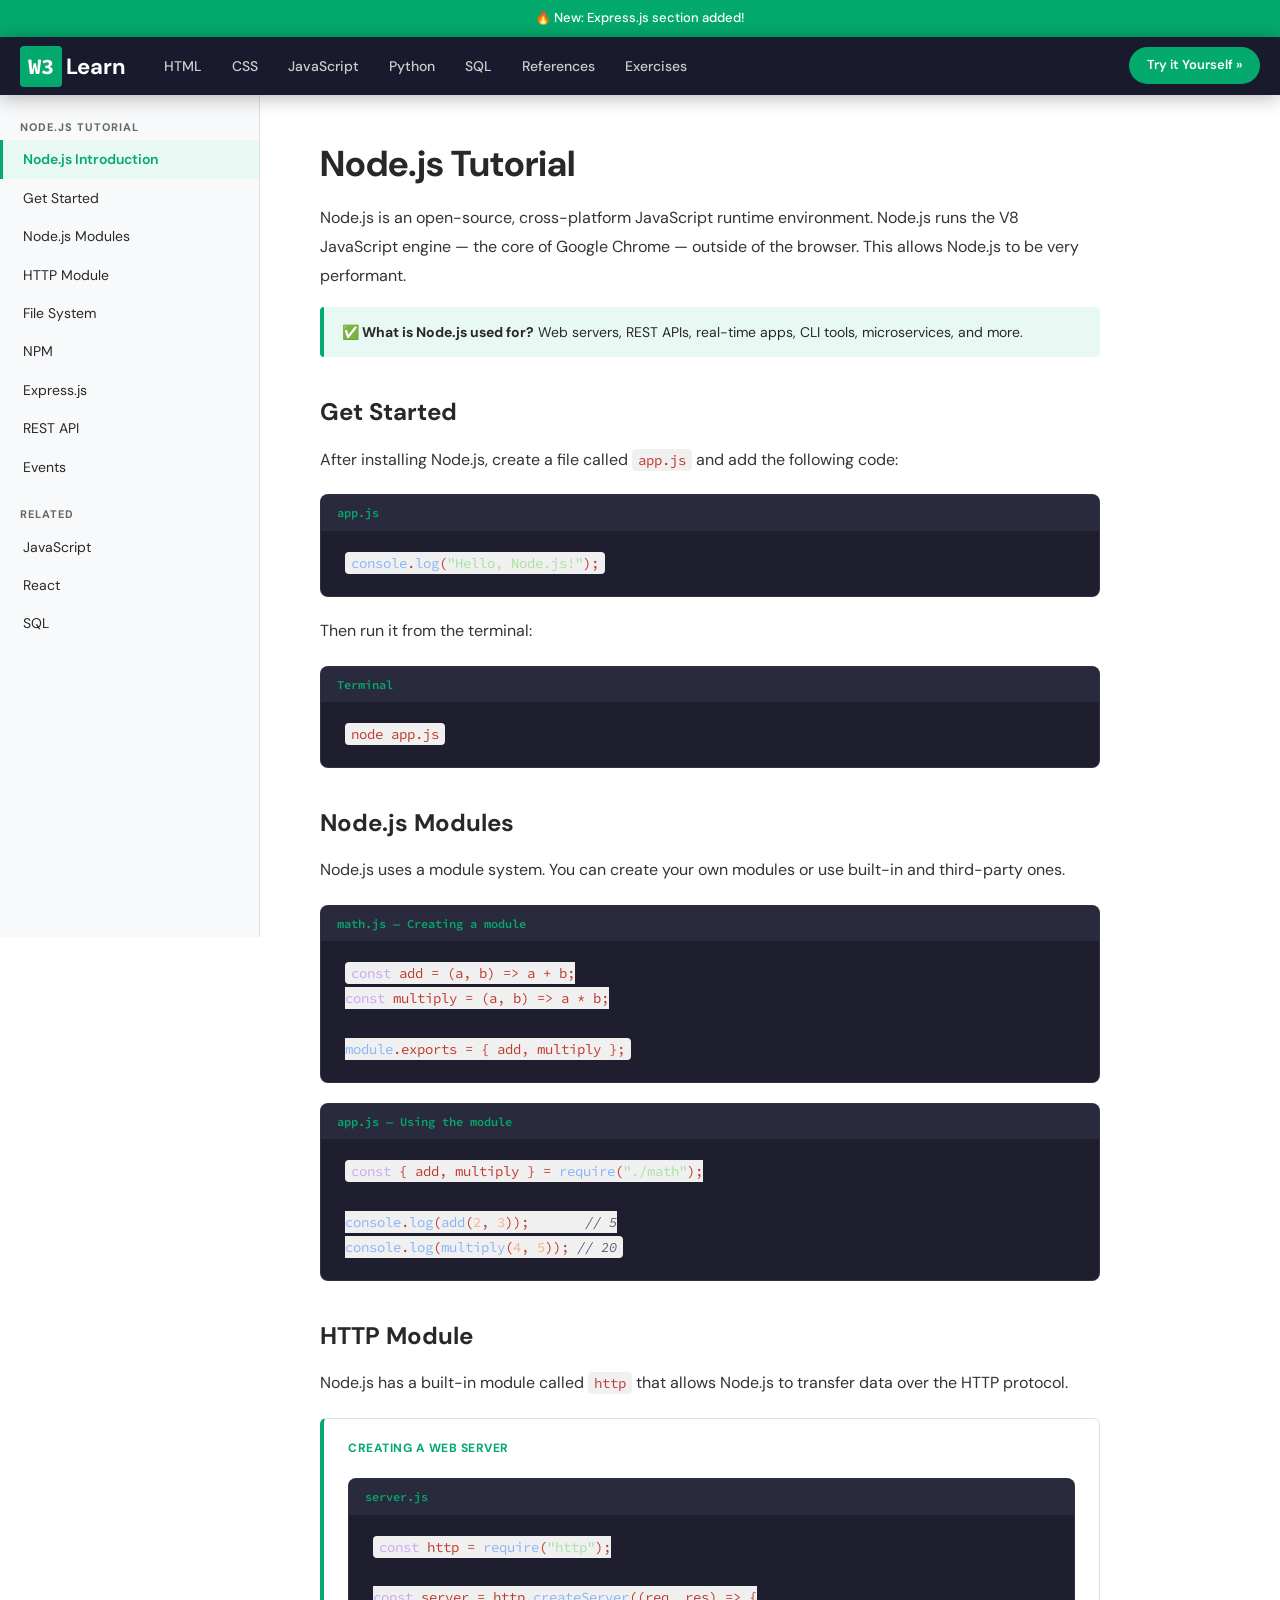
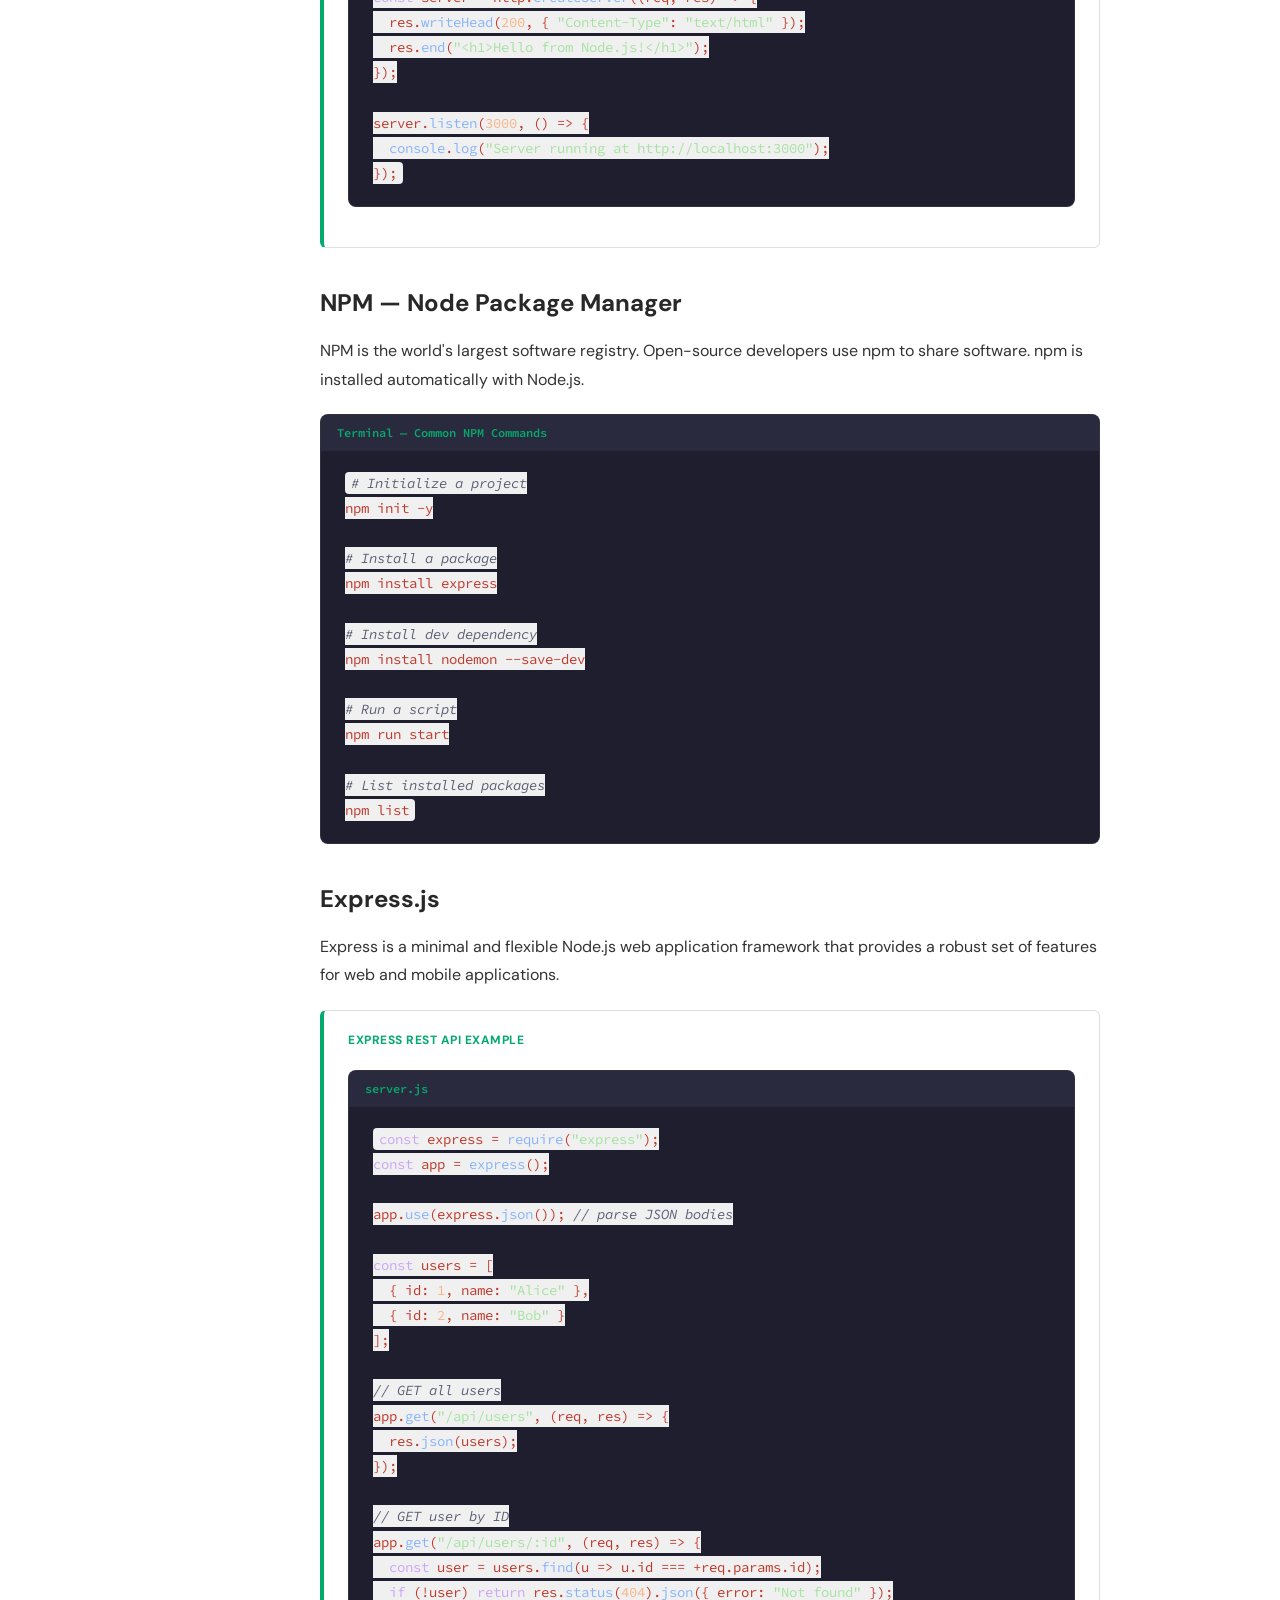
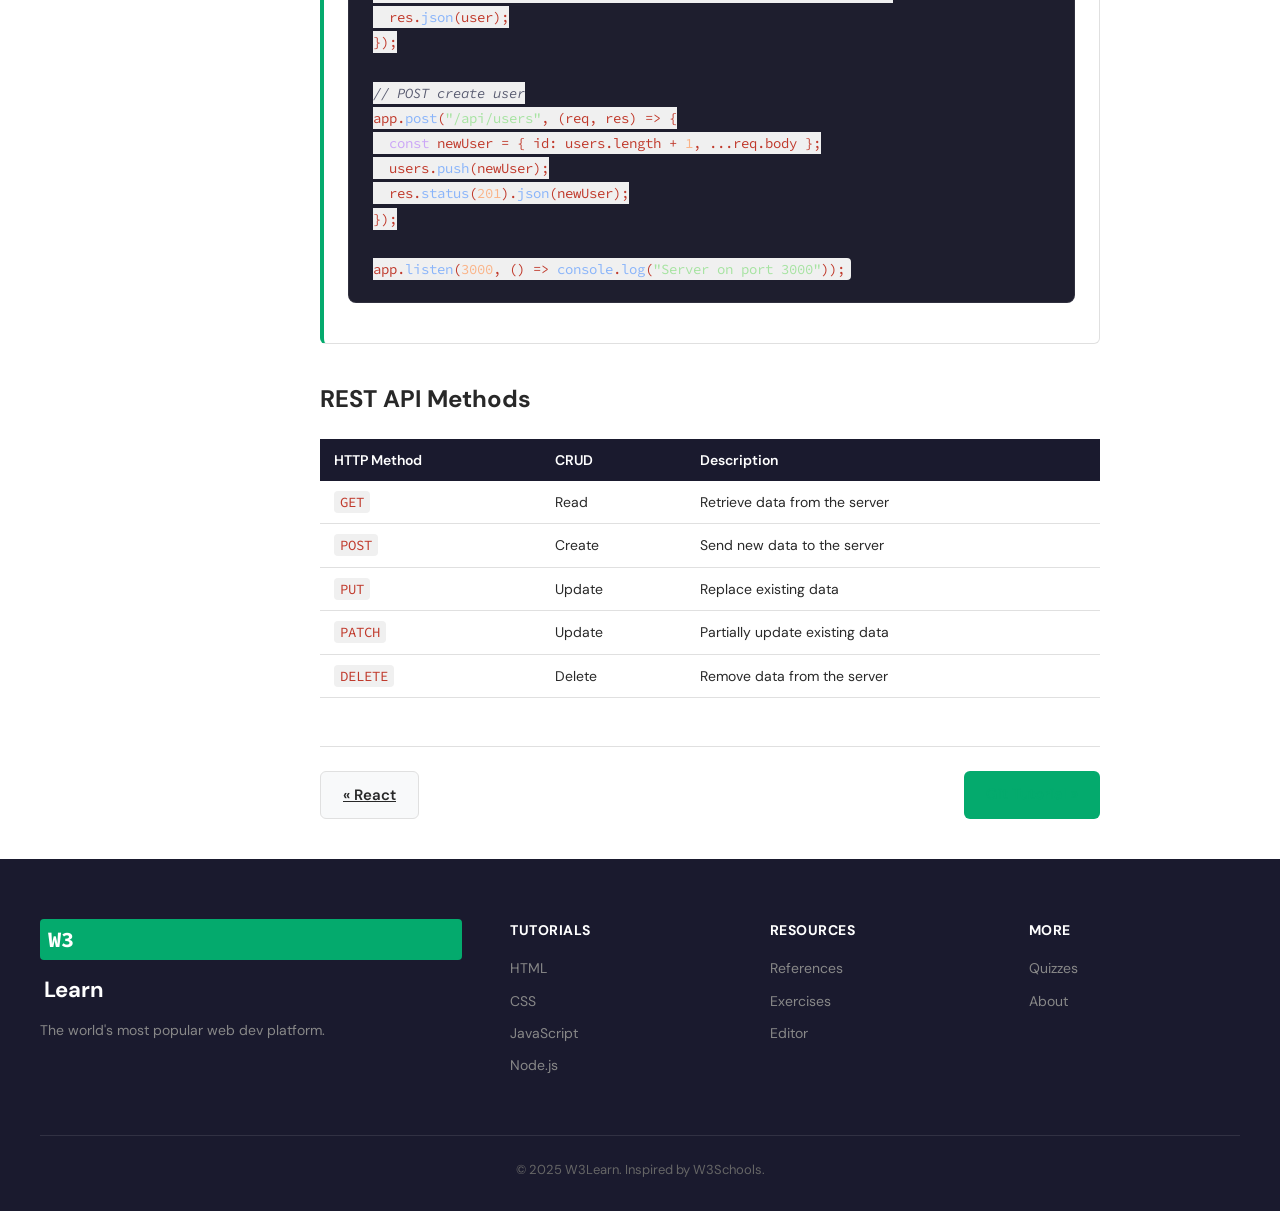
<file: tutorials/nodejs.html>
<!DOCTYPE html>
<html lang="en">
<head>
<meta charset="UTF-8"/>
<meta name="viewport" content="width=device-width,initial-scale=1"/>
<title>Node.js Tutorial — W3Learn</title>
<link rel="icon" href="data:image/svg+xml,<svg xmlns='http://www.w3.org/2000/svg' viewBox='0 0 100 100'><text y='.9em' font-size='90'>🟢</text></svg>"/>
<link href="https://fonts.googleapis.com/css2?family=Source+Code+Pro:wght@400;600&family=DM+Sans:wght@400;500;600;700&display=swap" rel="stylesheet"/>
<link rel="stylesheet" href="../styles/main.css"/>
</head>
<body>
<div class="topbar"><span>🔥 New: Express.js section added!</span></div>
<nav class="navbar">
  <div class="nav-inner">
    <a href="../index.html" class="nav-logo"><span class="logo-w">W3</span><span class="logo-learn">Learn</span></a>
    <div class="nav-links">
      <a href="html.html" class="nav-item">HTML</a><a href="css.html" class="nav-item">CSS</a>
      <a href="javascript.html" class="nav-item">JavaScript</a><a href="python.html" class="nav-item">Python</a>
      <a href="sql.html" class="nav-item">SQL</a>
      <a href="../references.html" class="nav-item">References</a><a href="../exercises.html" class="nav-item">Exercises</a>
    </div>
    <div class="nav-right"><a href="../editor.html" class="btn-tryit">Try it Yourself »</a></div>
    <button class="hamburger" onclick="toggleMobileMenu()">☰</button>
  </div>
  <div class="mobile-menu" id="mobileMenu"><a href="html.html">HTML</a><a href="css.html">CSS</a><a href="javascript.html">JS</a><a href="../editor.html">Editor</a></div>
</nav>

<div class="page-layout">
  <aside class="sidebar">
    <div class="sidebar-title">Node.js Tutorial</div>
    <a href="#intro" class="sidebar-link active">Node.js Introduction</a>
    <a href="#getstarted" class="sidebar-link">Get Started</a>
    <a href="#modules" class="sidebar-link">Node.js Modules</a>
    <a href="#http" class="sidebar-link">HTTP Module</a>
    <a href="#fs" class="sidebar-link">File System</a>
    <a href="#npm" class="sidebar-link">NPM</a>
    <a href="#express" class="sidebar-link">Express.js</a>
    <a href="#restapi" class="sidebar-link">REST API</a>
    <a href="#events" class="sidebar-link">Events</a>
    <div class="sidebar-title">Related</div>
    <a href="javascript.html" class="sidebar-link">JavaScript</a>
    <a href="react.html" class="sidebar-link">React</a>
    <a href="sql.html" class="sidebar-link">SQL</a>
  </aside>

  <main class="tut-content">
    <h1 id="intro">Node.js Tutorial</h1>
    <p>Node.js is an open-source, cross-platform JavaScript runtime environment. Node.js runs the V8 JavaScript engine — the core of Google Chrome — outside of the browser. This allows Node.js to be very performant.</p>

    <div class="tip-box">
      <strong>✅ What is Node.js used for?</strong> Web servers, REST APIs, real-time apps, CLI tools, microservices, and more.
    </div>

    <h2 id="getstarted">Get Started</h2>
    <p>After installing Node.js, create a file called <code>app.js</code> and add the following code:</p>
    <div class="code-box">
      <div class="code-box-header"><span class="code-box-label">app.js</span></div>
      <pre><code><span class="hl-fn">console</span>.<span class="hl-fn">log</span>(<span class="hl-str">"Hello, Node.js!"</span>);</code></pre>
    </div>
    <p>Then run it from the terminal:</p>
    <div class="code-box">
      <div class="code-box-header"><span class="code-box-label">Terminal</span></div>
      <pre><code>node app.js</code></pre>
    </div>

    <h2 id="modules">Node.js Modules</h2>
    <p>Node.js uses a module system. You can create your own modules or use built-in and third-party ones.</p>
    <div class="code-box">
      <div class="code-box-header"><span class="code-box-label">math.js — Creating a module</span></div>
      <pre><code><span class="hl-kw">const</span> add = (a, b) => a + b;
<span class="hl-kw">const</span> multiply = (a, b) => a * b;

<span class="hl-fn">module</span>.exports = { add, multiply };</code></pre>
    </div>
    <div class="code-box">
      <div class="code-box-header"><span class="code-box-label">app.js — Using the module</span></div>
      <pre><code><span class="hl-kw">const</span> { add, multiply } = <span class="hl-fn">require</span>(<span class="hl-str">"./math"</span>);

<span class="hl-fn">console</span>.<span class="hl-fn">log</span>(<span class="hl-fn">add</span>(<span class="hl-num">2</span>, <span class="hl-num">3</span>));       <span class="hl-cm">// 5</span>
<span class="hl-fn">console</span>.<span class="hl-fn">log</span>(<span class="hl-fn">multiply</span>(<span class="hl-num">4</span>, <span class="hl-num">5</span>)); <span class="hl-cm">// 20</span></code></pre>
    </div>

    <h2 id="http">HTTP Module</h2>
    <p>Node.js has a built-in module called <code>http</code> that allows Node.js to transfer data over the HTTP protocol.</p>
    <div class="example-box">
      <div class="example-label">Creating a Web Server</div>
      <div class="code-box">
        <div class="code-box-header"><span class="code-box-label">server.js</span></div>
        <pre><code><span class="hl-kw">const</span> http = <span class="hl-fn">require</span>(<span class="hl-str">"http"</span>);

<span class="hl-kw">const</span> server = http.<span class="hl-fn">createServer</span>((req, res) => {
  res.<span class="hl-fn">writeHead</span>(<span class="hl-num">200</span>, { <span class="hl-str">"Content-Type"</span>: <span class="hl-str">"text/html"</span> });
  res.<span class="hl-fn">end</span>(<span class="hl-str">"&lt;h1&gt;Hello from Node.js!&lt;/h1&gt;"</span>);
});

server.<span class="hl-fn">listen</span>(<span class="hl-num">3000</span>, () => {
  <span class="hl-fn">console</span>.<span class="hl-fn">log</span>(<span class="hl-str">"Server running at http://localhost:3000"</span>);
});</code></pre>
      </div>
    </div>

    <h2 id="npm">NPM — Node Package Manager</h2>
    <p>NPM is the world's largest software registry. Open-source developers use npm to share software. npm is installed automatically with Node.js.</p>
    <div class="code-box">
      <div class="code-box-header"><span class="code-box-label">Terminal — Common NPM Commands</span></div>
      <pre><code><span class="hl-cm"># Initialize a project</span>
npm init -y

<span class="hl-cm"># Install a package</span>
npm install express

<span class="hl-cm"># Install dev dependency</span>
npm install nodemon --save-dev

<span class="hl-cm"># Run a script</span>
npm run start

<span class="hl-cm"># List installed packages</span>
npm list</code></pre>
    </div>

    <h2 id="express">Express.js</h2>
    <p>Express is a minimal and flexible Node.js web application framework that provides a robust set of features for web and mobile applications.</p>
    <div class="example-box">
      <div class="example-label">Express REST API Example</div>
      <div class="code-box">
        <div class="code-box-header"><span class="code-box-label">server.js</span></div>
        <pre><code><span class="hl-kw">const</span> express = <span class="hl-fn">require</span>(<span class="hl-str">"express"</span>);
<span class="hl-kw">const</span> app = <span class="hl-fn">express</span>();

app.<span class="hl-fn">use</span>(express.<span class="hl-fn">json</span>()); <span class="hl-cm">// parse JSON bodies</span>

<span class="hl-kw">const</span> users = [
  { id: <span class="hl-num">1</span>, name: <span class="hl-str">"Alice"</span> },
  { id: <span class="hl-num">2</span>, name: <span class="hl-str">"Bob"</span> }
];

<span class="hl-cm">// GET all users</span>
app.<span class="hl-fn">get</span>(<span class="hl-str">"/api/users"</span>, (req, res) => {
  res.<span class="hl-fn">json</span>(users);
});

<span class="hl-cm">// GET user by ID</span>
app.<span class="hl-fn">get</span>(<span class="hl-str">"/api/users/:id"</span>, (req, res) => {
  <span class="hl-kw">const</span> user = users.<span class="hl-fn">find</span>(u => u.id === +req.params.id);
  <span class="hl-kw">if</span> (!user) <span class="hl-kw">return</span> res.<span class="hl-fn">status</span>(<span class="hl-num">404</span>).<span class="hl-fn">json</span>({ error: <span class="hl-str">"Not found"</span> });
  res.<span class="hl-fn">json</span>(user);
});

<span class="hl-cm">// POST create user</span>
app.<span class="hl-fn">post</span>(<span class="hl-str">"/api/users"</span>, (req, res) => {
  <span class="hl-kw">const</span> newUser = { id: users.length + <span class="hl-num">1</span>, ...req.body };
  users.<span class="hl-fn">push</span>(newUser);
  res.<span class="hl-fn">status</span>(<span class="hl-num">201</span>).<span class="hl-fn">json</span>(newUser);
});

app.<span class="hl-fn">listen</span>(<span class="hl-num">3000</span>, () => <span class="hl-fn">console</span>.<span class="hl-fn">log</span>(<span class="hl-str">"Server on port 3000"</span>));</code></pre>
      </div>
    </div>

    <h2 id="restapi">REST API Methods</h2>
    <table>
      <tr><th>HTTP Method</th><th>CRUD</th><th>Description</th></tr>
      <tr><td><code>GET</code></td><td>Read</td><td>Retrieve data from the server</td></tr>
      <tr><td><code>POST</code></td><td>Create</td><td>Send new data to the server</td></tr>
      <tr><td><code>PUT</code></td><td>Update</td><td>Replace existing data</td></tr>
      <tr><td><code>PATCH</code></td><td>Update</td><td>Partially update existing data</td></tr>
      <tr><td><code>DELETE</code></td><td>Delete</td><td>Remove data from the server</td></tr>
    </table>

    <div class="tut-nav-btns">
      <a href="react.html" class="tut-nav-btn prev">« React</a>
      <a href="git.html" class="tut-nav-btn">Git Tutorial »</a>
    </div>
  </main>
</div>

<footer class="footer">
  <div class="container">
    <div class="footer-grid">
      <div class="footer-brand"><span class="logo-w">W3</span><span class="logo-learn">Learn</span><p>The world's most popular web dev platform.</p></div>
      <div class="footer-col"><h5>Tutorials</h5><a href="html.html">HTML</a><a href="css.html">CSS</a><a href="javascript.html">JavaScript</a><a href="nodejs.html">Node.js</a></div>
      <div class="footer-col"><h5>Resources</h5><a href="../references.html">References</a><a href="../exercises.html">Exercises</a><a href="../editor.html">Editor</a></div>
      <div class="footer-col"><h5>More</h5><a href="../quiz.html">Quizzes</a><a href="../about.html">About</a></div>
    </div>
    <div class="footer-bottom"><p>© 2025 W3Learn. Inspired by W3Schools.</p></div>
  </div>
</footer>
<script src="../scripts/main.js"></script>
</body>
</html>
</file>
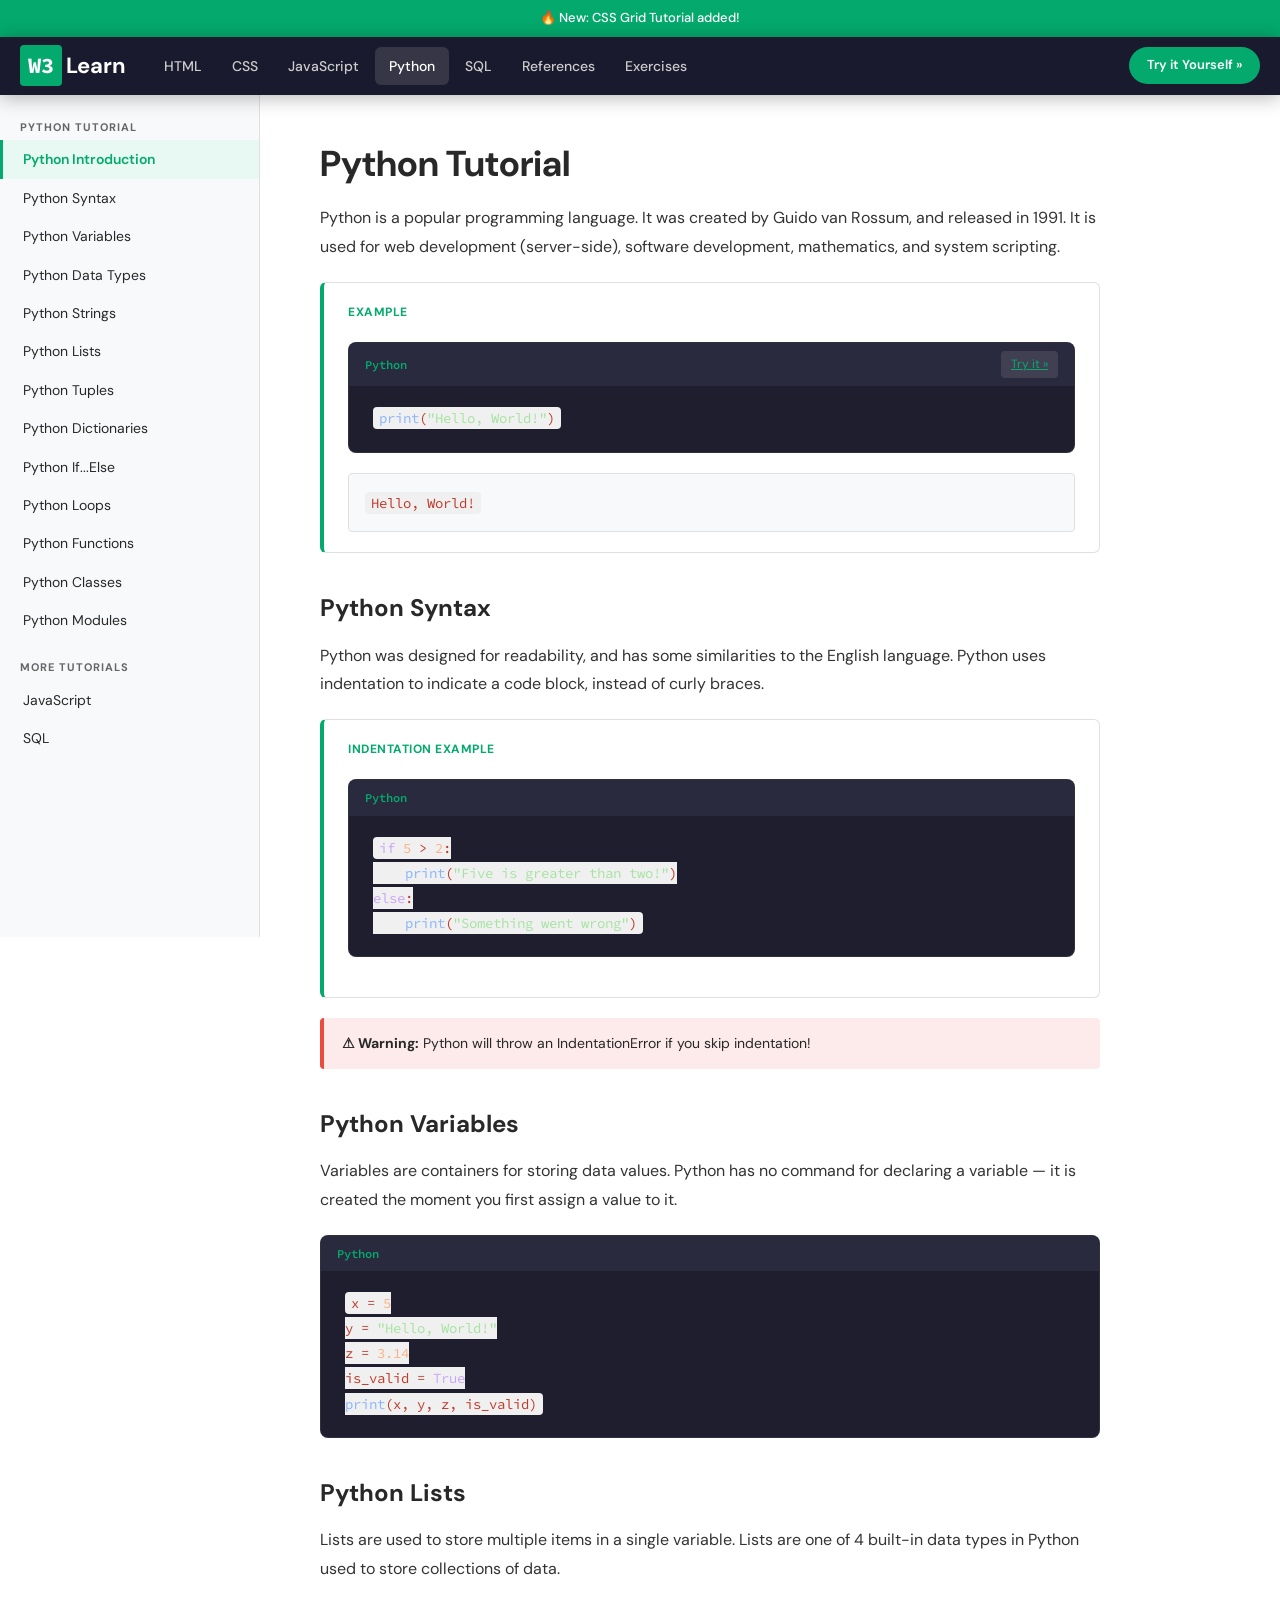
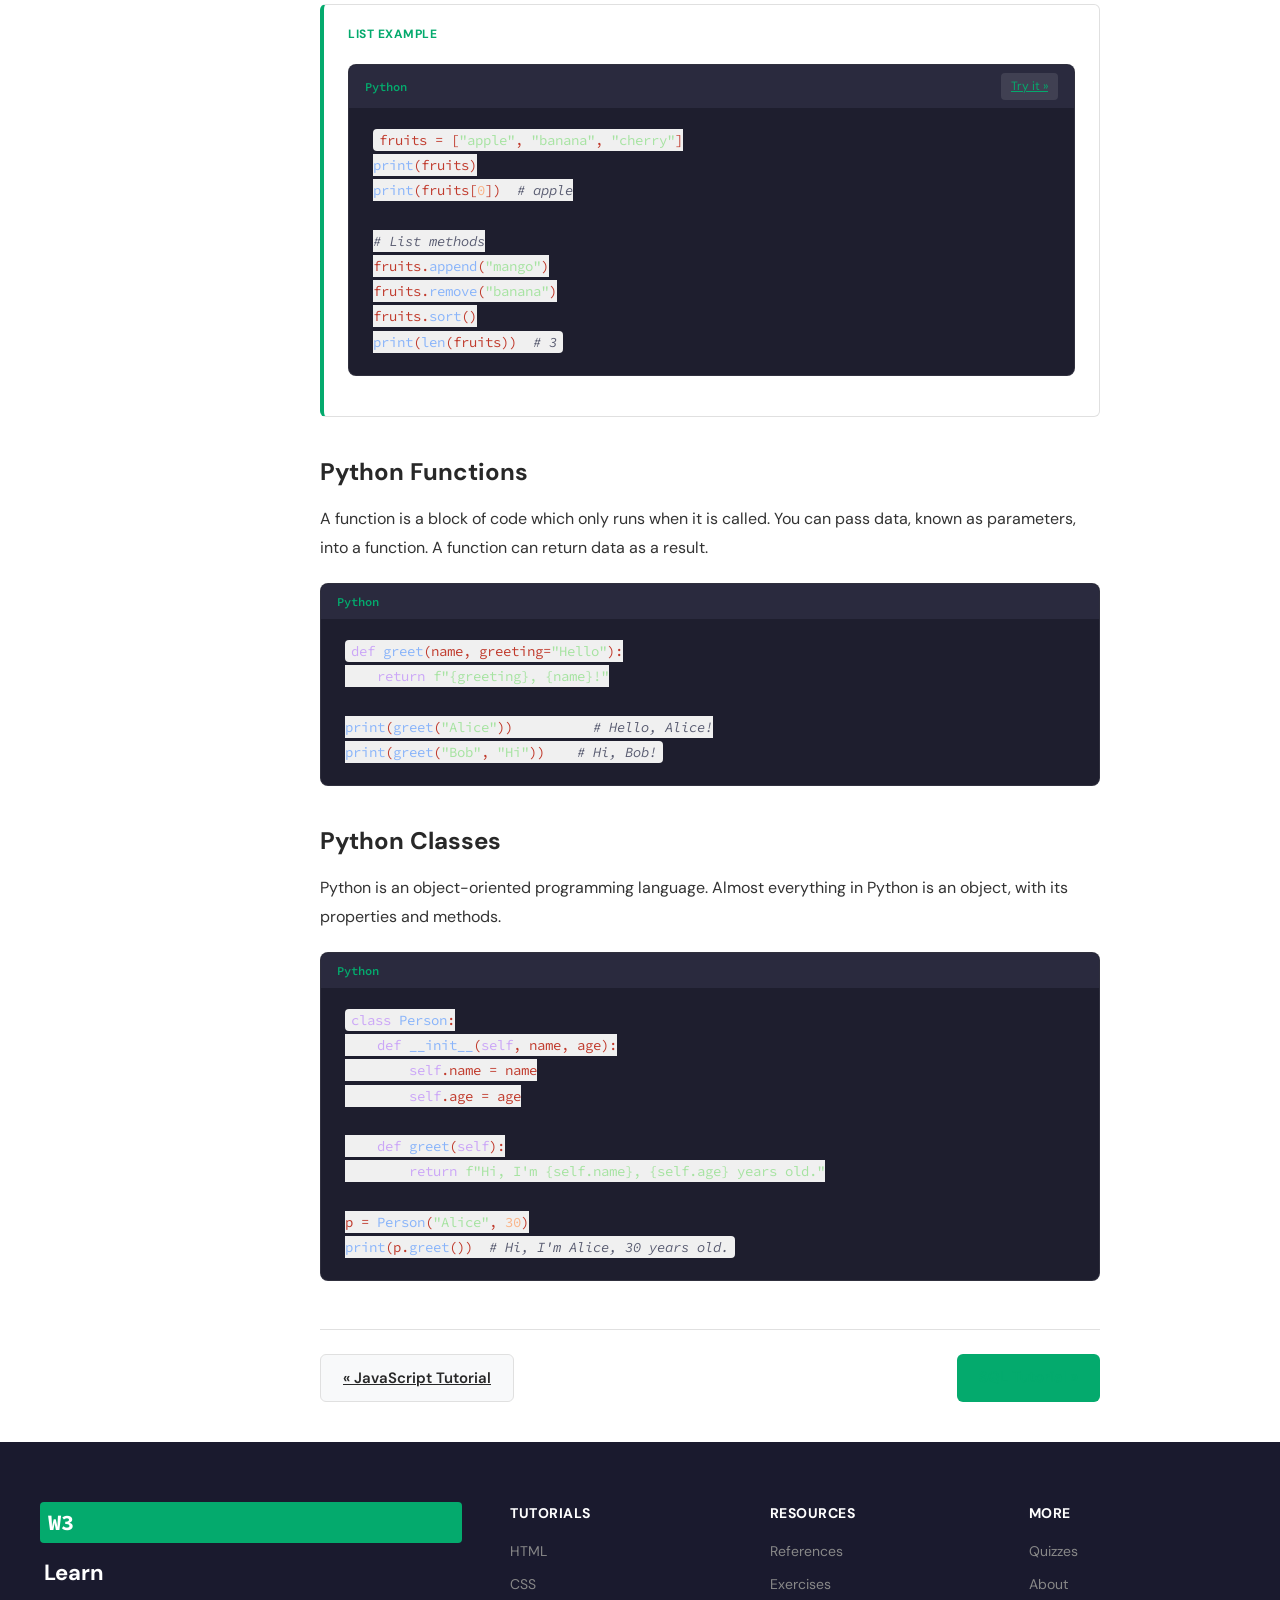
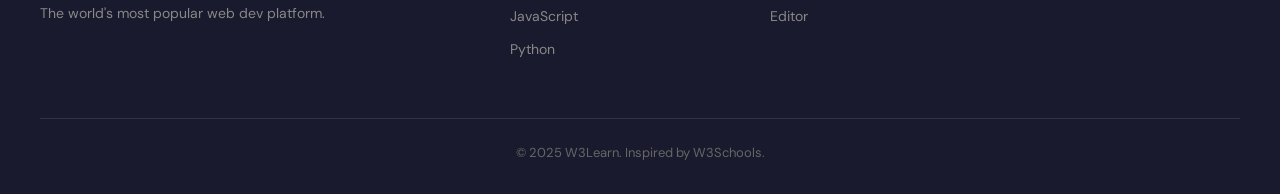
<file: tutorials/python.html>
<!DOCTYPE html>
<html lang="en">
<head>
<meta charset="UTF-8"/>
<meta name="viewport" content="width=device-width,initial-scale=1"/>
<title>Python Tutorial — W3Learn</title>
<link rel="icon" href="data:image/svg+xml,<svg xmlns='http://www.w3.org/2000/svg' viewBox='0 0 100 100'><text y='.9em' font-size='90'>🐍</text></svg>"/>
<link href="https://fonts.googleapis.com/css2?family=Source+Code+Pro:wght@400;600&family=DM+Sans:wght@400;500;600;700&display=swap" rel="stylesheet"/>
<link rel="stylesheet" href="../styles/main.css"/>
</head>
<body>
<div class="topbar"><span>🔥 New: CSS Grid Tutorial added!</span></div>
<nav class="navbar">
  <div class="nav-inner">
    <a href="../index.html" class="nav-logo"><span class="logo-w">W3</span><span class="logo-learn">Learn</span></a>
    <div class="nav-links">
      <a href="html.html" class="nav-item">HTML</a>
      <a href="css.html" class="nav-item">CSS</a>
      <a href="javascript.html" class="nav-item">JavaScript</a>
      <a href="python.html" class="nav-item active">Python</a>
      <a href="sql.html" class="nav-item">SQL</a>
      <a href="../references.html" class="nav-item">References</a>
      <a href="../exercises.html" class="nav-item">Exercises</a>
    </div>
    <div class="nav-right"><a href="../editor.html" class="btn-tryit">Try it Yourself »</a></div>
    <button class="hamburger" onclick="toggleMobileMenu()">☰</button>
  </div>
  <div class="mobile-menu" id="mobileMenu"><a href="html.html">HTML</a><a href="css.html">CSS</a><a href="javascript.html">JS</a><a href="python.html">Python</a><a href="../editor.html">Editor</a></div>
</nav>

<div class="page-layout">
  <aside class="sidebar">
    <div class="sidebar-title">Python Tutorial</div>
    <a href="#intro" class="sidebar-link active">Python Introduction</a>
    <a href="#syntax" class="sidebar-link">Python Syntax</a>
    <a href="#variables" class="sidebar-link">Python Variables</a>
    <a href="#datatypes" class="sidebar-link">Python Data Types</a>
    <a href="#strings" class="sidebar-link">Python Strings</a>
    <a href="#lists" class="sidebar-link">Python Lists</a>
    <a href="#tuples" class="sidebar-link">Python Tuples</a>
    <a href="#dicts" class="sidebar-link">Python Dictionaries</a>
    <a href="#conditions" class="sidebar-link">Python If...Else</a>
    <a href="#loops" class="sidebar-link">Python Loops</a>
    <a href="#functions" class="sidebar-link">Python Functions</a>
    <a href="#classes" class="sidebar-link">Python Classes</a>
    <a href="#modules" class="sidebar-link">Python Modules</a>
    <div class="sidebar-title">More Tutorials</div>
    <a href="javascript.html" class="sidebar-link">JavaScript</a>
    <a href="sql.html" class="sidebar-link">SQL</a>
  </aside>

  <main class="tut-content">
    <h1 id="intro">Python Tutorial</h1>
    <p>Python is a popular programming language. It was created by Guido van Rossum, and released in 1991. It is used for web development (server-side), software development, mathematics, and system scripting.</p>

    <div class="example-box">
      <div class="example-label">Example</div>
      <div class="code-box">
        <div class="code-box-header"><span class="code-box-label">Python</span><div class="code-box-actions"><a href="../editor.html" class="code-btn">Try it »</a></div></div>
        <pre><code><span class="hl-py-fn">print</span>(<span class="hl-py-str">"Hello, World!"</span>)</code></pre>
      </div>
      <div class="example-result"><code>Hello, World!</code></div>
    </div>

    <h2 id="syntax">Python Syntax</h2>
    <p>Python was designed for readability, and has some similarities to the English language. Python uses indentation to indicate a code block, instead of curly braces.</p>
    <div class="example-box">
      <div class="example-label">Indentation Example</div>
      <div class="code-box">
        <div class="code-box-header"><span class="code-box-label">Python</span></div>
        <pre><code><span class="hl-py-kw">if</span> <span class="hl-num">5</span> > <span class="hl-num">2</span>:
    <span class="hl-py-fn">print</span>(<span class="hl-py-str">"Five is greater than two!"</span>)
<span class="hl-py-kw">else</span>:
    <span class="hl-py-fn">print</span>(<span class="hl-py-str">"Something went wrong"</span>)</code></pre>
      </div>
    </div>
    <div class="warning-box"><strong>⚠ Warning:</strong> Python will throw an IndentationError if you skip indentation!</div>

    <h2 id="variables">Python Variables</h2>
    <p>Variables are containers for storing data values. Python has no command for declaring a variable — it is created the moment you first assign a value to it.</p>
    <div class="code-box">
      <div class="code-box-header"><span class="code-box-label">Python</span></div>
      <pre><code>x = <span class="hl-num">5</span>
y = <span class="hl-py-str">"Hello, World!"</span>
z = <span class="hl-num">3.14</span>
is_valid = <span class="hl-py-kw">True</span>
<span class="hl-py-fn">print</span>(x, y, z, is_valid)</code></pre>
    </div>

    <h2 id="lists">Python Lists</h2>
    <p>Lists are used to store multiple items in a single variable. Lists are one of 4 built-in data types in Python used to store collections of data.</p>
    <div class="example-box">
      <div class="example-label">List Example</div>
      <div class="code-box">
        <div class="code-box-header"><span class="code-box-label">Python</span><div class="code-box-actions"><a href="../editor.html" class="code-btn">Try it »</a></div></div>
        <pre><code>fruits = [<span class="hl-py-str">"apple"</span>, <span class="hl-py-str">"banana"</span>, <span class="hl-py-str">"cherry"</span>]
<span class="hl-py-fn">print</span>(fruits)
<span class="hl-py-fn">print</span>(fruits[<span class="hl-num">0</span>])  <span class="hl-py-cm"># apple</span>

<span class="hl-py-cm"># List methods</span>
fruits.<span class="hl-py-fn">append</span>(<span class="hl-py-str">"mango"</span>)
fruits.<span class="hl-py-fn">remove</span>(<span class="hl-py-str">"banana"</span>)
fruits.<span class="hl-py-fn">sort</span>()
<span class="hl-py-fn">print</span>(<span class="hl-py-fn">len</span>(fruits))  <span class="hl-py-cm"># 3</span></code></pre>
      </div>
    </div>

    <h2 id="functions">Python Functions</h2>
    <p>A function is a block of code which only runs when it is called. You can pass data, known as parameters, into a function. A function can return data as a result.</p>
    <div class="code-box">
      <div class="code-box-header"><span class="code-box-label">Python</span></div>
      <pre><code><span class="hl-py-kw">def</span> <span class="hl-py-fn">greet</span>(name, greeting=<span class="hl-py-str">"Hello"</span>):
    <span class="hl-py-kw">return</span> <span class="hl-py-str">f"{greeting}, {name}!"</span>

<span class="hl-py-fn">print</span>(<span class="hl-py-fn">greet</span>(<span class="hl-py-str">"Alice"</span>))          <span class="hl-py-cm"># Hello, Alice!</span>
<span class="hl-py-fn">print</span>(<span class="hl-py-fn">greet</span>(<span class="hl-py-str">"Bob"</span>, <span class="hl-py-str">"Hi"</span>))    <span class="hl-py-cm"># Hi, Bob!</span></code></pre>
    </div>

    <h2 id="classes">Python Classes</h2>
    <p>Python is an object-oriented programming language. Almost everything in Python is an object, with its properties and methods.</p>
    <div class="code-box">
      <div class="code-box-header"><span class="code-box-label">Python</span></div>
      <pre><code><span class="hl-py-kw">class</span> <span class="hl-py-fn">Person</span>:
    <span class="hl-py-kw">def</span> <span class="hl-py-fn">__init__</span>(<span class="hl-py-kw">self</span>, name, age):
        <span class="hl-py-kw">self</span>.name = name
        <span class="hl-py-kw">self</span>.age = age

    <span class="hl-py-kw">def</span> <span class="hl-py-fn">greet</span>(<span class="hl-py-kw">self</span>):
        <span class="hl-py-kw">return</span> <span class="hl-py-str">f"Hi, I'm {self.name}, {self.age} years old."</span>

p = <span class="hl-py-fn">Person</span>(<span class="hl-py-str">"Alice"</span>, <span class="hl-num">30</span>)
<span class="hl-py-fn">print</span>(p.<span class="hl-py-fn">greet</span>())  <span class="hl-py-cm"># Hi, I'm Alice, 30 years old.</span></code></pre>
    </div>

    <div class="tut-nav-btns">
      <a href="javascript.html" class="tut-nav-btn prev">« JavaScript Tutorial</a>
      <a href="sql.html" class="tut-nav-btn">SQL Tutorial »</a>
    </div>
  </main>
</div>

<footer class="footer">
  <div class="container">
    <div class="footer-grid">
      <div class="footer-brand"><span class="logo-w">W3</span><span class="logo-learn">Learn</span><p>The world's most popular web dev platform.</p></div>
      <div class="footer-col"><h5>Tutorials</h5><a href="html.html">HTML</a><a href="css.html">CSS</a><a href="javascript.html">JavaScript</a><a href="python.html">Python</a></div>
      <div class="footer-col"><h5>Resources</h5><a href="../references.html">References</a><a href="../exercises.html">Exercises</a><a href="../editor.html">Editor</a></div>
      <div class="footer-col"><h5>More</h5><a href="../quiz.html">Quizzes</a><a href="../about.html">About</a></div>
    </div>
    <div class="footer-bottom"><p>© 2025 W3Learn. Inspired by W3Schools.</p></div>
  </div>
</footer>
<script src="../scripts/main.js"></script>
</body>
</html>
</file>
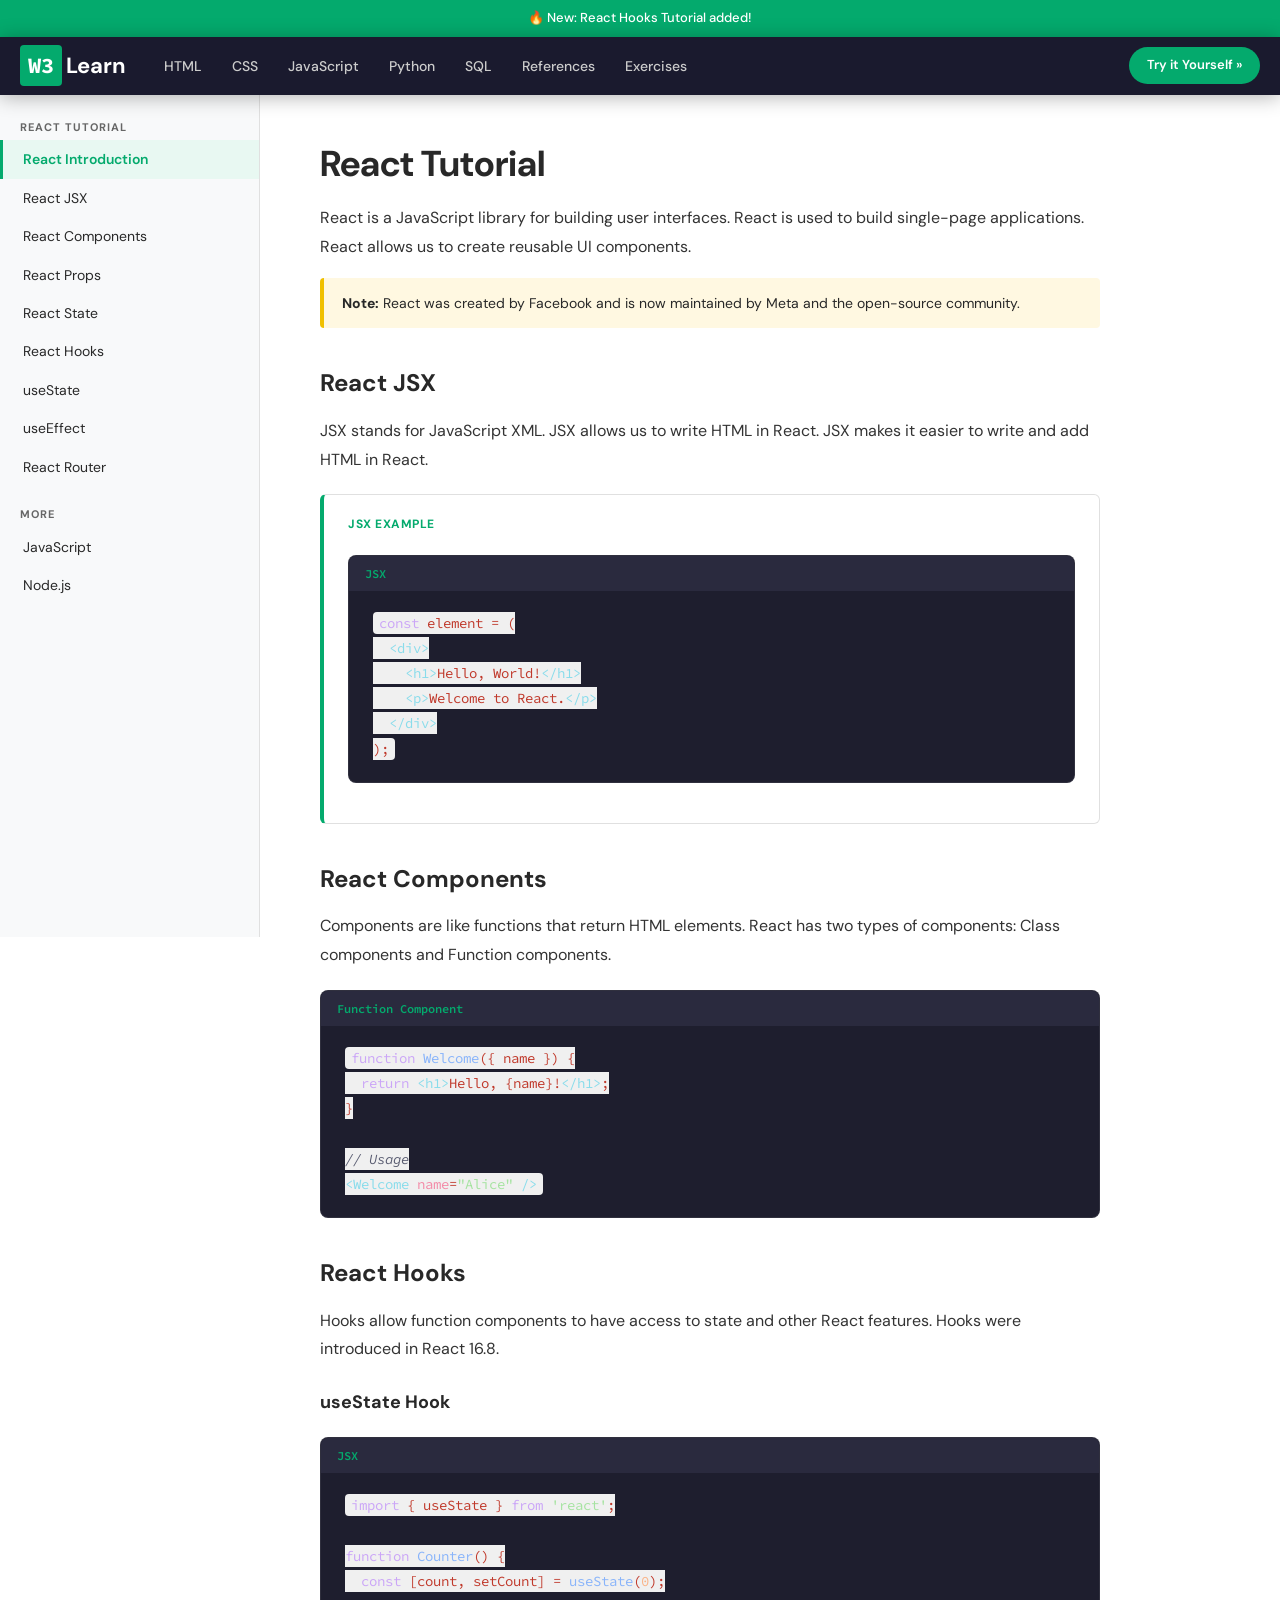
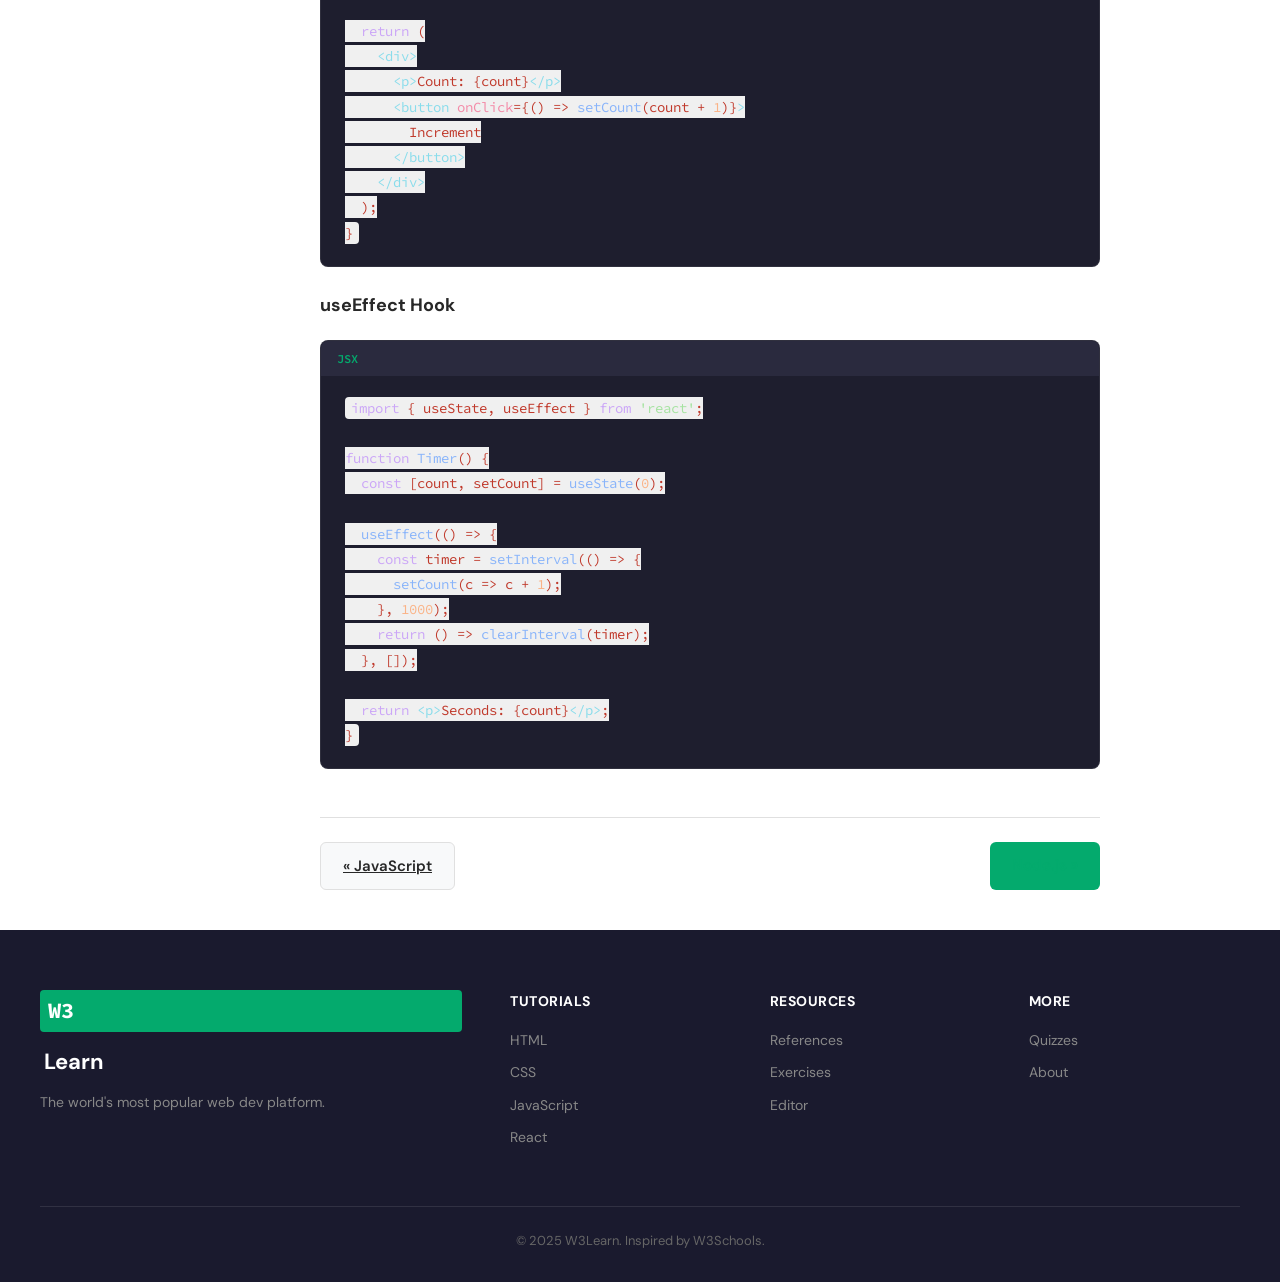
<file: tutorials/react.html>
<!DOCTYPE html>
<html lang="en">
<head>
<meta charset="UTF-8"/>
<meta name="viewport" content="width=device-width,initial-scale=1"/>
<title>React Tutorial — W3Learn</title>
<link rel="icon" href="data:image/svg+xml,<svg xmlns='http://www.w3.org/2000/svg' viewBox='0 0 100 100'><text y='.9em' font-size='90'>⚛️</text></svg>"/>
<link href="https://fonts.googleapis.com/css2?family=Source+Code+Pro:wght@400;600&family=DM+Sans:wght@400;500;600;700&display=swap" rel="stylesheet"/>
<link rel="stylesheet" href="../styles/main.css"/>
</head>
<body>
<div class="topbar"><span>🔥 New: React Hooks Tutorial added!</span></div>
<nav class="navbar">
  <div class="nav-inner">
    <a href="../index.html" class="nav-logo"><span class="logo-w">W3</span><span class="logo-learn">Learn</span></a>
    <div class="nav-links">
      <a href="html.html" class="nav-item">HTML</a><a href="css.html" class="nav-item">CSS</a>
      <a href="javascript.html" class="nav-item">JavaScript</a><a href="python.html" class="nav-item">Python</a>
      <a href="sql.html" class="nav-item">SQL</a>
      <a href="../references.html" class="nav-item">References</a><a href="../exercises.html" class="nav-item">Exercises</a>
    </div>
    <div class="nav-right"><a href="../editor.html" class="btn-tryit">Try it Yourself »</a></div>
    <button class="hamburger" onclick="toggleMobileMenu()">☰</button>
  </div>
  <div class="mobile-menu" id="mobileMenu"><a href="html.html">HTML</a><a href="css.html">CSS</a><a href="javascript.html">JS</a><a href="../editor.html">Editor</a></div>
</nav>
<div class="page-layout">
  <aside class="sidebar">
    <div class="sidebar-title">React Tutorial</div>
    <a href="#intro" class="sidebar-link active">React Introduction</a>
    <a href="#jsx" class="sidebar-link">React JSX</a>
    <a href="#components" class="sidebar-link">React Components</a>
    <a href="#props" class="sidebar-link">React Props</a>
    <a href="#state" class="sidebar-link">React State</a>
    <a href="#hooks" class="sidebar-link">React Hooks</a>
    <a href="#usestate" class="sidebar-link">useState</a>
    <a href="#useeffect" class="sidebar-link">useEffect</a>
    <a href="#router" class="sidebar-link">React Router</a>
    <div class="sidebar-title">More</div>
    <a href="javascript.html" class="sidebar-link">JavaScript</a>
    <a href="nodejs.html" class="sidebar-link">Node.js</a>
  </aside>
  <main class="tut-content">
    <h1 id="intro">React Tutorial</h1>
    <p>React is a JavaScript library for building user interfaces. React is used to build single-page applications. React allows us to create reusable UI components.</p>

    <div class="note-box"><strong>Note:</strong> React was created by Facebook and is now maintained by Meta and the open-source community.</div>

    <h2 id="jsx">React JSX</h2>
    <p>JSX stands for JavaScript XML. JSX allows us to write HTML in React. JSX makes it easier to write and add HTML in React.</p>
    <div class="example-box">
      <div class="example-label">JSX Example</div>
      <div class="code-box">
        <div class="code-box-header"><span class="code-box-label">JSX</span></div>
        <pre><code><span class="hl-kw">const</span> element = (
  <span class="hl-tag">&lt;div&gt;</span>
    <span class="hl-tag">&lt;h1&gt;</span>Hello, World!<span class="hl-tag">&lt;/h1&gt;</span>
    <span class="hl-tag">&lt;p&gt;</span>Welcome to React.<span class="hl-tag">&lt;/p&gt;</span>
  <span class="hl-tag">&lt;/div&gt;</span>
);</code></pre>
      </div>
    </div>

    <h2 id="components">React Components</h2>
    <p>Components are like functions that return HTML elements. React has two types of components: Class components and Function components.</p>
    <div class="code-box">
      <div class="code-box-header"><span class="code-box-label">Function Component</span></div>
      <pre><code><span class="hl-kw">function</span> <span class="hl-fn">Welcome</span>({ name }) {
  <span class="hl-kw">return</span> <span class="hl-tag">&lt;h1&gt;</span>Hello, {name}!<span class="hl-tag">&lt;/h1&gt;</span>;
}

<span class="hl-cm">// Usage</span>
<span class="hl-tag">&lt;Welcome</span> <span class="hl-attr">name</span>=<span class="hl-val">"Alice"</span> <span class="hl-tag">/&gt;</span></code></pre>
    </div>

    <h2 id="hooks">React Hooks</h2>
    <p>Hooks allow function components to have access to state and other React features. Hooks were introduced in React 16.8.</p>

    <h3 id="usestate">useState Hook</h3>
    <div class="code-box">
      <div class="code-box-header"><span class="code-box-label">JSX</span></div>
      <pre><code><span class="hl-kw">import</span> { useState } <span class="hl-kw">from</span> <span class="hl-str">'react'</span>;

<span class="hl-kw">function</span> <span class="hl-fn">Counter</span>() {
  <span class="hl-kw">const</span> [count, setCount] = <span class="hl-fn">useState</span>(<span class="hl-num">0</span>);

  <span class="hl-kw">return</span> (
    <span class="hl-tag">&lt;div&gt;</span>
      <span class="hl-tag">&lt;p&gt;</span>Count: {count}<span class="hl-tag">&lt;/p&gt;</span>
      <span class="hl-tag">&lt;button</span> <span class="hl-attr">onClick</span>={() => <span class="hl-fn">setCount</span>(count + <span class="hl-num">1</span>)}<span class="hl-tag">&gt;</span>
        Increment
      <span class="hl-tag">&lt;/button&gt;</span>
    <span class="hl-tag">&lt;/div&gt;</span>
  );
}</code></pre>
    </div>

    <h3 id="useeffect">useEffect Hook</h3>
    <div class="code-box">
      <div class="code-box-header"><span class="code-box-label">JSX</span></div>
      <pre><code><span class="hl-kw">import</span> { useState, useEffect } <span class="hl-kw">from</span> <span class="hl-str">'react'</span>;

<span class="hl-kw">function</span> <span class="hl-fn">Timer</span>() {
  <span class="hl-kw">const</span> [count, setCount] = <span class="hl-fn">useState</span>(<span class="hl-num">0</span>);

  <span class="hl-fn">useEffect</span>(() => {
    <span class="hl-kw">const</span> timer = <span class="hl-fn">setInterval</span>(() => {
      <span class="hl-fn">setCount</span>(c => c + <span class="hl-num">1</span>);
    }, <span class="hl-num">1000</span>);
    <span class="hl-kw">return</span> () => <span class="hl-fn">clearInterval</span>(timer);
  }, []);

  <span class="hl-kw">return</span> <span class="hl-tag">&lt;p&gt;</span>Seconds: {count}<span class="hl-tag">&lt;/p&gt;</span>;
}</code></pre>
    </div>
    <div class="tut-nav-btns">
      <a href="javascript.html" class="tut-nav-btn prev">« JavaScript</a>
      <a href="nodejs.html" class="tut-nav-btn">Node.js »</a>
    </div>
  </main>
</div>
<footer class="footer">
  <div class="container">
    <div class="footer-grid">
      <div class="footer-brand"><span class="logo-w">W3</span><span class="logo-learn">Learn</span><p>The world's most popular web dev platform.</p></div>
      <div class="footer-col"><h5>Tutorials</h5><a href="html.html">HTML</a><a href="css.html">CSS</a><a href="javascript.html">JavaScript</a><a href="react.html">React</a></div>
      <div class="footer-col"><h5>Resources</h5><a href="../references.html">References</a><a href="../exercises.html">Exercises</a><a href="../editor.html">Editor</a></div>
      <div class="footer-col"><h5>More</h5><a href="../quiz.html">Quizzes</a><a href="../about.html">About</a></div>
    </div>
    <div class="footer-bottom"><p>© 2025 W3Learn. Inspired by W3Schools.</p></div>
  </div>
</footer>
<script src="../scripts/main.js"></script>
</body>
</html>
</file>
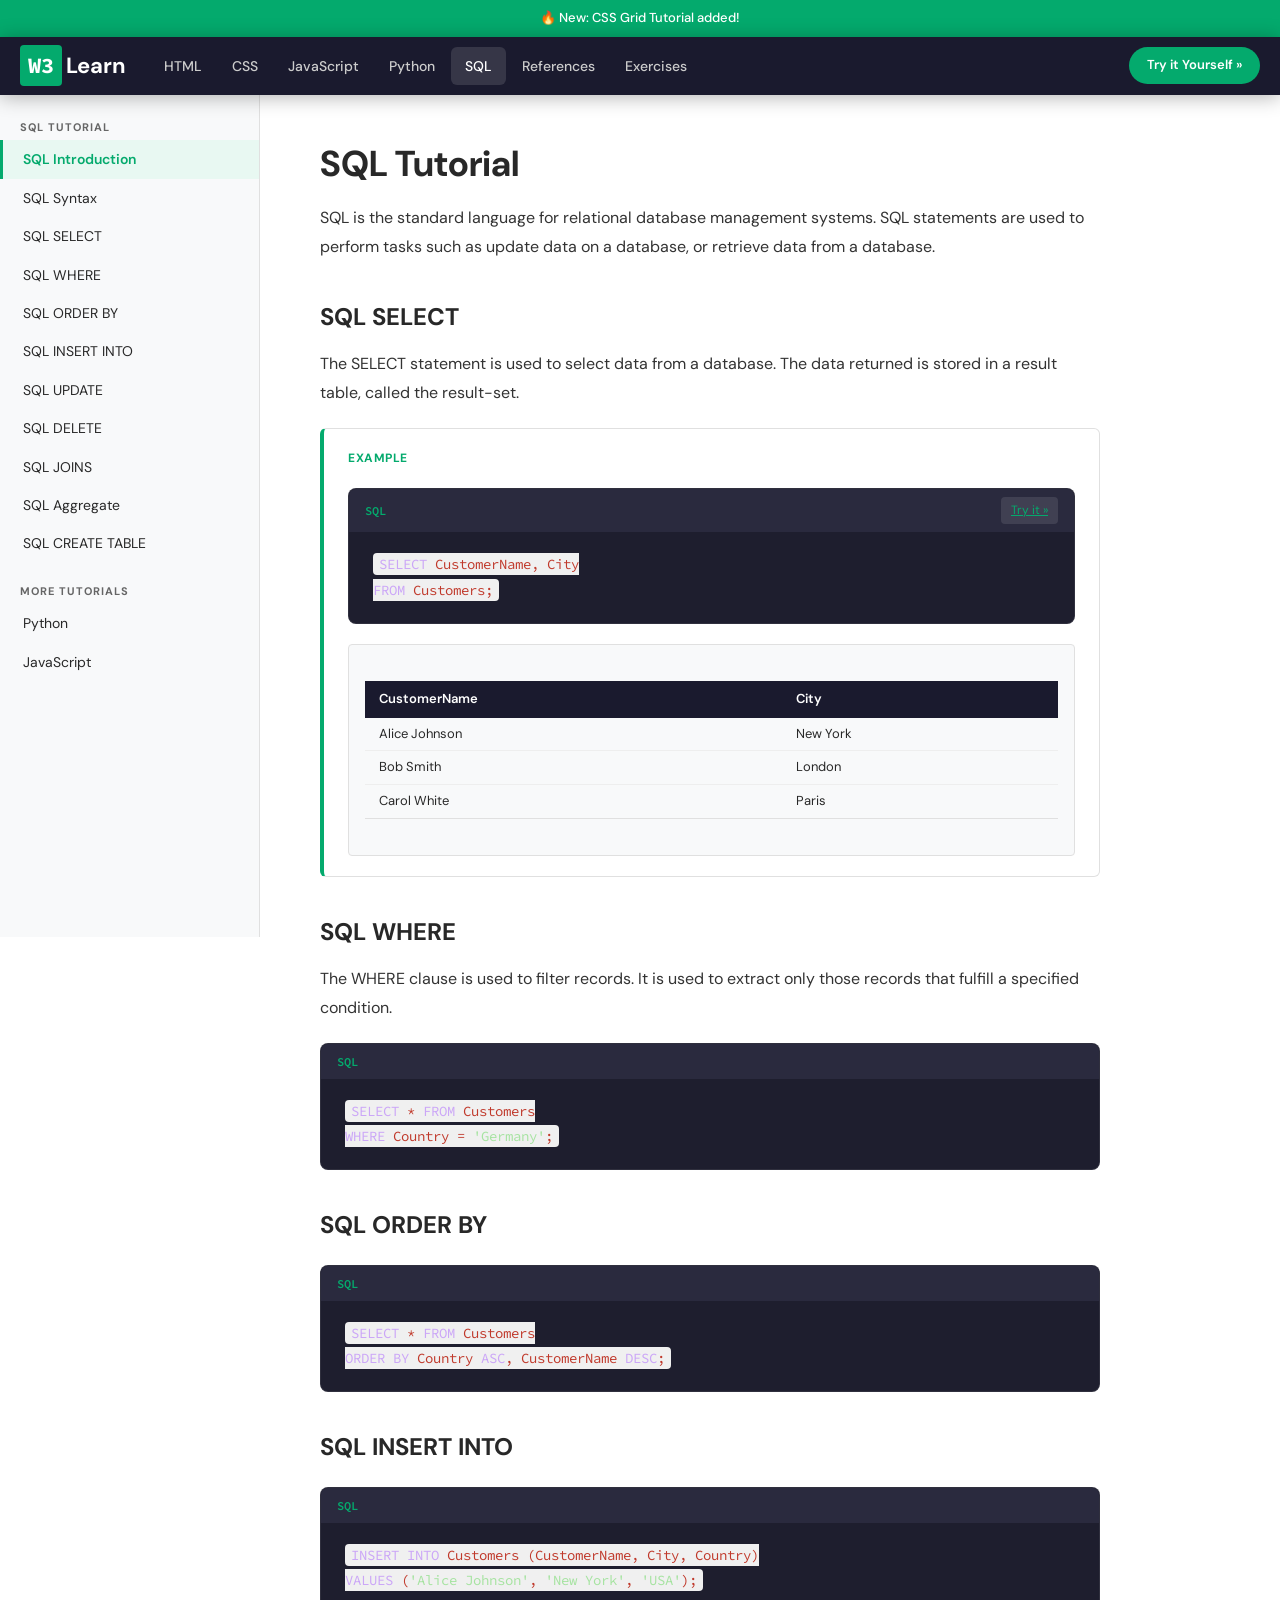
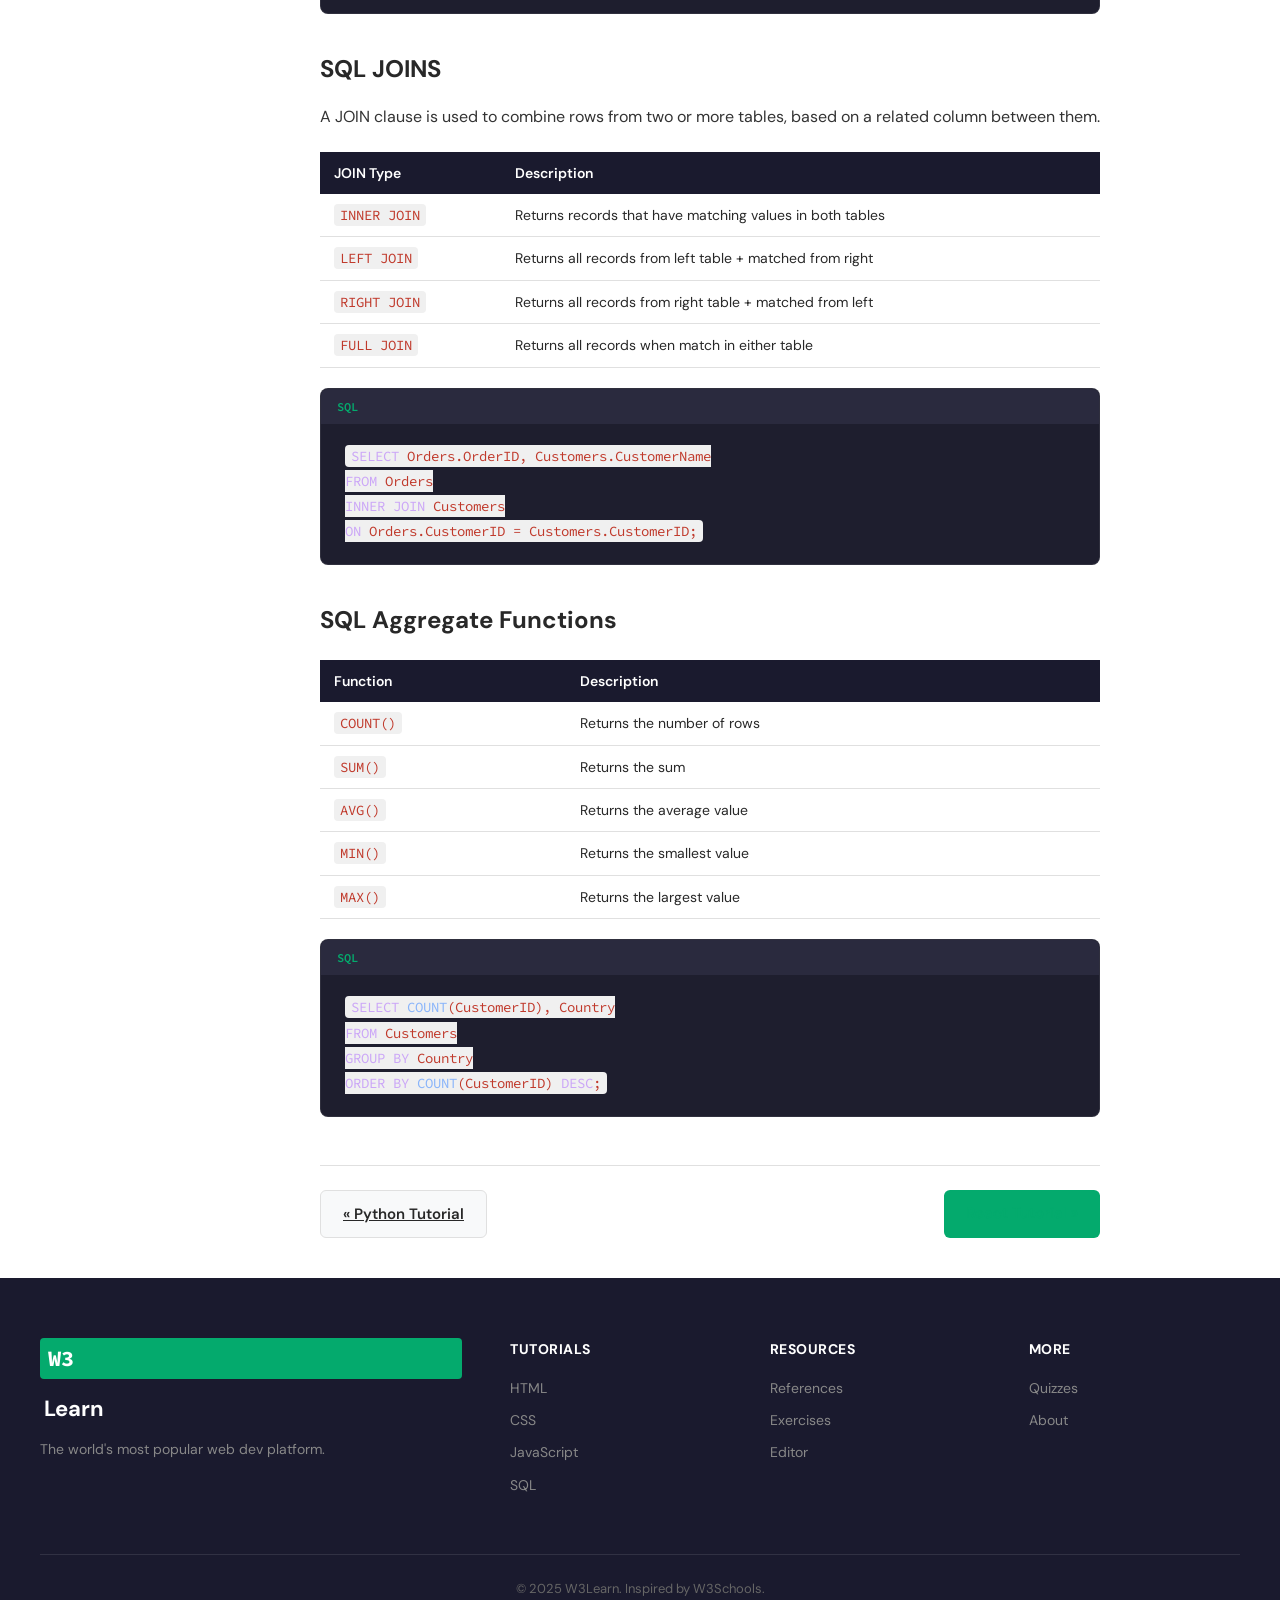
<file: tutorials/sql.html>
<!DOCTYPE html>
<html lang="en">
<head>
<meta charset="UTF-8"/>
<meta name="viewport" content="width=device-width,initial-scale=1"/>
<title>SQL Tutorial — W3Learn</title>
<link rel="icon" href="data:image/svg+xml,<svg xmlns='http://www.w3.org/2000/svg' viewBox='0 0 100 100'><text y='.9em' font-size='90'>🗄️</text></svg>"/>
<link href="https://fonts.googleapis.com/css2?family=Source+Code+Pro:wght@400;600&family=DM+Sans:wght@400;500;600;700&display=swap" rel="stylesheet"/>
<link rel="stylesheet" href="../styles/main.css"/>
</head>
<body>
<div class="topbar"><span>🔥 New: CSS Grid Tutorial added!</span></div>
<nav class="navbar">
  <div class="nav-inner">
    <a href="../index.html" class="nav-logo"><span class="logo-w">W3</span><span class="logo-learn">Learn</span></a>
    <div class="nav-links">
      <a href="html.html" class="nav-item">HTML</a><a href="css.html" class="nav-item">CSS</a>
      <a href="javascript.html" class="nav-item">JavaScript</a><a href="python.html" class="nav-item">Python</a>
      <a href="sql.html" class="nav-item active">SQL</a>
      <a href="../references.html" class="nav-item">References</a><a href="../exercises.html" class="nav-item">Exercises</a>
    </div>
    <div class="nav-right"><a href="../editor.html" class="btn-tryit">Try it Yourself »</a></div>
    <button class="hamburger" onclick="toggleMobileMenu()">☰</button>
  </div>
  <div class="mobile-menu" id="mobileMenu"><a href="html.html">HTML</a><a href="css.html">CSS</a><a href="javascript.html">JS</a><a href="sql.html">SQL</a><a href="../editor.html">Editor</a></div>
</nav>

<div class="page-layout">
  <aside class="sidebar">
    <div class="sidebar-title">SQL Tutorial</div>
    <a href="#intro" class="sidebar-link active">SQL Introduction</a>
    <a href="#syntax" class="sidebar-link">SQL Syntax</a>
    <a href="#select" class="sidebar-link">SQL SELECT</a>
    <a href="#where" class="sidebar-link">SQL WHERE</a>
    <a href="#orderby" class="sidebar-link">SQL ORDER BY</a>
    <a href="#insert" class="sidebar-link">SQL INSERT INTO</a>
    <a href="#update" class="sidebar-link">SQL UPDATE</a>
    <a href="#delete" class="sidebar-link">SQL DELETE</a>
    <a href="#joins" class="sidebar-link">SQL JOINS</a>
    <a href="#aggregate" class="sidebar-link">SQL Aggregate</a>
    <a href="#create" class="sidebar-link">SQL CREATE TABLE</a>
    <div class="sidebar-title">More Tutorials</div>
    <a href="python.html" class="sidebar-link">Python</a>
    <a href="javascript.html" class="sidebar-link">JavaScript</a>
  </aside>

  <main class="tut-content">
    <h1 id="intro">SQL Tutorial</h1>
    <p>SQL is the standard language for relational database management systems. SQL statements are used to perform tasks such as update data on a database, or retrieve data from a database.</p>

    <h2 id="select">SQL SELECT</h2>
    <p>The SELECT statement is used to select data from a database. The data returned is stored in a result table, called the result-set.</p>
    <div class="example-box">
      <div class="example-label">Example</div>
      <div class="code-box">
        <div class="code-box-header"><span class="code-box-label">SQL</span><div class="code-box-actions"><a href="../editor.html" class="code-btn">Try it »</a></div></div>
        <pre><code><span class="hl-kw">SELECT</span> CustomerName, City
<span class="hl-kw">FROM</span> Customers;</code></pre>
      </div>
      <div class="example-result">
        <table style="font-size:13px;border-collapse:collapse;min-width:200px">
          <tr><th style="background:#1a1a2e;color:#fff;padding:8px 14px;text-align:left">CustomerName</th><th style="background:#1a1a2e;color:#fff;padding:8px 14px;text-align:left">City</th></tr>
          <tr><td style="padding:6px 14px;border-bottom:1px solid #eee">Alice Johnson</td><td style="padding:6px 14px;border-bottom:1px solid #eee">New York</td></tr>
          <tr><td style="padding:6px 14px;border-bottom:1px solid #eee">Bob Smith</td><td style="padding:6px 14px;border-bottom:1px solid #eee">London</td></tr>
          <tr><td style="padding:6px 14px">Carol White</td><td style="padding:6px 14px">Paris</td></tr>
        </table>
      </div>
    </div>

    <h2 id="where">SQL WHERE</h2>
    <p>The WHERE clause is used to filter records. It is used to extract only those records that fulfill a specified condition.</p>
    <div class="code-box">
      <div class="code-box-header"><span class="code-box-label">SQL</span></div>
      <pre><code><span class="hl-kw">SELECT</span> * <span class="hl-kw">FROM</span> Customers
<span class="hl-kw">WHERE</span> Country = <span class="hl-str">'Germany'</span>;</code></pre>
    </div>

    <h2 id="orderby">SQL ORDER BY</h2>
    <div class="code-box">
      <div class="code-box-header"><span class="code-box-label">SQL</span></div>
      <pre><code><span class="hl-kw">SELECT</span> * <span class="hl-kw">FROM</span> Customers
<span class="hl-kw">ORDER BY</span> Country <span class="hl-kw">ASC</span>, CustomerName <span class="hl-kw">DESC</span>;</code></pre>
    </div>

    <h2 id="insert">SQL INSERT INTO</h2>
    <div class="code-box">
      <div class="code-box-header"><span class="code-box-label">SQL</span></div>
      <pre><code><span class="hl-kw">INSERT INTO</span> Customers (CustomerName, City, Country)
<span class="hl-kw">VALUES</span> (<span class="hl-str">'Alice Johnson'</span>, <span class="hl-str">'New York'</span>, <span class="hl-str">'USA'</span>);</code></pre>
    </div>

    <h2 id="joins">SQL JOINS</h2>
    <p>A JOIN clause is used to combine rows from two or more tables, based on a related column between them.</p>
    <table>
      <tr><th>JOIN Type</th><th>Description</th></tr>
      <tr><td><code>INNER JOIN</code></td><td>Returns records that have matching values in both tables</td></tr>
      <tr><td><code>LEFT JOIN</code></td><td>Returns all records from left table + matched from right</td></tr>
      <tr><td><code>RIGHT JOIN</code></td><td>Returns all records from right table + matched from left</td></tr>
      <tr><td><code>FULL JOIN</code></td><td>Returns all records when match in either table</td></tr>
    </table>
    <div class="code-box">
      <div class="code-box-header"><span class="code-box-label">SQL</span></div>
      <pre><code><span class="hl-kw">SELECT</span> Orders.OrderID, Customers.CustomerName
<span class="hl-kw">FROM</span> Orders
<span class="hl-kw">INNER JOIN</span> Customers
<span class="hl-kw">ON</span> Orders.CustomerID = Customers.CustomerID;</code></pre>
    </div>

    <h2 id="aggregate">SQL Aggregate Functions</h2>
    <table>
      <tr><th>Function</th><th>Description</th></tr>
      <tr><td><code>COUNT()</code></td><td>Returns the number of rows</td></tr>
      <tr><td><code>SUM()</code></td><td>Returns the sum</td></tr>
      <tr><td><code>AVG()</code></td><td>Returns the average value</td></tr>
      <tr><td><code>MIN()</code></td><td>Returns the smallest value</td></tr>
      <tr><td><code>MAX()</code></td><td>Returns the largest value</td></tr>
    </table>
    <div class="code-box">
      <div class="code-box-header"><span class="code-box-label">SQL</span></div>
      <pre><code><span class="hl-kw">SELECT</span> <span class="hl-fn">COUNT</span>(CustomerID), Country
<span class="hl-kw">FROM</span> Customers
<span class="hl-kw">GROUP BY</span> Country
<span class="hl-kw">ORDER BY</span> <span class="hl-fn">COUNT</span>(CustomerID) <span class="hl-kw">DESC</span>;</code></pre>
    </div>

    <div class="tut-nav-btns">
      <a href="python.html" class="tut-nav-btn prev">« Python Tutorial</a>
      <a href="react.html" class="tut-nav-btn">React Tutorial »</a>
    </div>
  </main>
</div>

<footer class="footer">
  <div class="container">
    <div class="footer-grid">
      <div class="footer-brand"><span class="logo-w">W3</span><span class="logo-learn">Learn</span><p>The world's most popular web dev platform.</p></div>
      <div class="footer-col"><h5>Tutorials</h5><a href="html.html">HTML</a><a href="css.html">CSS</a><a href="javascript.html">JavaScript</a><a href="sql.html">SQL</a></div>
      <div class="footer-col"><h5>Resources</h5><a href="../references.html">References</a><a href="../exercises.html">Exercises</a><a href="../editor.html">Editor</a></div>
      <div class="footer-col"><h5>More</h5><a href="../quiz.html">Quizzes</a><a href="../about.html">About</a></div>
    </div>
    <div class="footer-bottom"><p>© 2025 W3Learn. Inspired by W3Schools.</p></div>
  </div>
</footer>
<script src="../scripts/main.js"></script>
</body>
</html>
</file>
<file: styles/main.css>
/* W3Learn - Main Stylesheet */
:root {
  --green: #04AA6D;
  --green-dark: #028a57;
  --green-light: #e8f8f2;
  --dark: #1a1a2e;
  --dark2: #16213e;
  --text: #282828;
  --text-muted: #666;
  --border: #e0e0e0;
  --bg: #fff;
  --bg2: #f8f9fa;
  --code-bg: #1e1e2e;
  --radius: 8px;
  --shadow: 0 2px 12px rgba(0,0,0,0.08);
  --shadow-lg: 0 8px 40px rgba(0,0,0,0.12);
  --font: 'DM Sans', sans-serif;
  --font-code: 'Source Code Pro', monospace;
}

* { box-sizing: border-box; margin: 0; padding: 0; }
html { scroll-behavior: smooth; }
body { font-family: var(--font); color: var(--text); background: var(--bg); line-height: 1.6; }
a { text-decoration: none; color: inherit; }
img { max-width: 100%; }

/* TOPBAR */
.topbar {
  background: var(--green);
  color: #fff;
  text-align: center;
  padding: 8px 16px;
  font-size: 13px;
  font-weight: 500;
  display: flex;
  align-items: center;
  justify-content: center;
  gap: 16px;
}
.topbar a { color: #fff; font-weight: 700; text-decoration: underline; }

/* NAVBAR */
.navbar {
  background: var(--dark);
  position: sticky;
  top: 0;
  z-index: 1000;
  box-shadow: 0 2px 20px rgba(0,0,0,0.3);
}
.nav-inner {
  max-width: 1400px;
  margin: 0 auto;
  display: flex;
  align-items: center;
  height: 58px;
  padding: 0 20px;
  gap: 8px;
}
.nav-logo { display: flex; align-items: center; margin-right: 16px; flex-shrink: 0; }
.logo-w { background: var(--green); color: #fff; font-size: 22px; font-weight: 700; padding: 3px 8px; border-radius: 4px; font-family: var(--font-code); }
.logo-learn { color: #fff; font-size: 22px; font-weight: 700; margin-left: 4px; }
.nav-links { display: flex; gap: 2px; flex: 1; overflow-x: auto; scrollbar-width: none; }
.nav-links::-webkit-scrollbar { display: none; }
.nav-item { color: #ccc; font-size: 14px; font-weight: 500; padding: 8px 14px; border-radius: 6px; white-space: nowrap; transition: all 0.2s; }
.nav-item:hover, .nav-item.active { background: rgba(255,255,255,0.12); color: #fff; }
.nav-right { display: flex; align-items: center; gap: 12px; margin-left: auto; }
.search-box { position: relative; }
.search-box input {
  background: rgba(255,255,255,0.1);
  border: 1px solid rgba(255,255,255,0.2);
  border-radius: 20px;
  padding: 7px 36px 7px 14px;
  color: #fff;
  font-size: 13px;
  font-family: var(--font);
  width: 200px;
  transition: all 0.2s;
  outline: none;
}
.search-box input::placeholder { color: rgba(255,255,255,0.5); }
.search-box input:focus { background: rgba(255,255,255,0.18); width: 240px; }
.search-icon { position: absolute; right: 12px; top: 50%; transform: translateY(-50%); font-size: 14px; }
.btn-tryit {
  background: var(--green);
  color: #fff;
  padding: 8px 18px;
  border-radius: 20px;
  font-size: 13px;
  font-weight: 600;
  white-space: nowrap;
  transition: background 0.2s;
}
.btn-tryit:hover { background: var(--green-dark); }
.hamburger { display: none; background: none; border: none; color: #fff; font-size: 22px; cursor: pointer; padding: 4px; }
.mobile-menu { display: none; background: var(--dark2); padding: 12px 20px; border-top: 1px solid rgba(255,255,255,0.1); }
.mobile-menu a { display: block; color: #ccc; padding: 10px 0; font-size: 15px; border-bottom: 1px solid rgba(255,255,255,0.08); }
.mobile-menu a:last-child { border-bottom: none; }
.mobile-menu.open { display: block; }

/* SEARCH RESULTS */
.search-results {
  position: fixed;
  top: 90px;
  right: 20px;
  background: #fff;
  border: 1px solid var(--border);
  border-radius: var(--radius);
  box-shadow: var(--shadow-lg);
  width: 320px;
  max-height: 400px;
  overflow-y: auto;
  z-index: 999;
  display: none;
}
.search-result-item { padding: 12px 16px; border-bottom: 1px solid var(--border); cursor: pointer; transition: background 0.15s; }
.search-result-item:hover { background: var(--bg2); }
.search-result-item h5 { font-size: 14px; color: var(--text); margin-bottom: 2px; }
.search-result-item p { font-size: 12px; color: var(--text-muted); }
.search-result-item .tag { font-size: 11px; background: var(--green-light); color: var(--green); padding: 2px 8px; border-radius: 10px; font-weight: 600; }

/* HERO */
.hero {
  background: linear-gradient(135deg, var(--dark) 0%, var(--dark2) 60%, #0f3460 100%);
  padding: 80px 20px 90px;
  display: flex;
  align-items: center;
  justify-content: center;
  gap: 60px;
  min-height: 520px;
  position: relative;
  overflow: hidden;
}
.hero::before {
  content: '';
  position: absolute;
  inset: 0;
  background: radial-gradient(circle at 70% 50%, rgba(4,170,109,0.15) 0%, transparent 60%);
}
.hero-content { flex: 1; max-width: 560px; position: relative; z-index: 1; }
.hero-content h1 { font-size: clamp(32px, 4vw, 52px); color: #fff; line-height: 1.15; font-weight: 700; }
.hero-accent { color: var(--green); }
.hero-sub { color: #aab0bc; font-size: 17px; margin-top: 16px; line-height: 1.7; }
.hero-stats { display: flex; gap: 32px; margin-top: 28px; }
.stat { display: flex; flex-direction: column; }
.stat-num { font-size: 26px; font-weight: 700; color: var(--green); }
.stat-label { font-size: 13px; color: #aab0bc; }
.hero-btns { display: flex; gap: 12px; margin-top: 32px; flex-wrap: wrap; }
.btn-primary {
  background: var(--green);
  color: #fff;
  padding: 13px 28px;
  border-radius: 6px;
  font-size: 15px;
  font-weight: 600;
  transition: all 0.2s;
  display: inline-block;
}
.btn-primary:hover { background: var(--green-dark); transform: translateY(-1px); }
.btn-secondary {
  background: rgba(255,255,255,0.1);
  color: #fff;
  padding: 13px 28px;
  border-radius: 6px;
  font-size: 15px;
  font-weight: 600;
  border: 1px solid rgba(255,255,255,0.25);
  transition: all 0.2s;
  display: inline-block;
}
.btn-secondary:hover { background: rgba(255,255,255,0.18); }
.btn-outline {
  background: transparent;
  color: var(--green);
  padding: 12px 24px;
  border-radius: 6px;
  font-size: 15px;
  font-weight: 600;
  border: 2px solid var(--green);
  display: inline-block;
  transition: all 0.2s;
}
.btn-outline:hover { background: var(--green); color: #fff; }

/* HERO CODE WINDOW */
.hero-code { flex-shrink: 0; position: relative; z-index: 1; }
.code-window {
  background: var(--code-bg);
  border-radius: 12px;
  box-shadow: 0 20px 60px rgba(0,0,0,0.4);
  overflow: hidden;
  width: 380px;
  border: 1px solid rgba(255,255,255,0.08);
}
.window-bar {
  background: #2a2a3e;
  padding: 10px 16px;
  display: flex;
  align-items: center;
  gap: 7px;
}
.dot { width: 12px; height: 12px; border-radius: 50%; display: inline-block; }
.dot.red { background: #ff5f57; }
.dot.yellow { background: #febc2e; }
.dot.green { background: #28c840; }
.window-title { margin-left: 8px; color: #888; font-size: 12px; font-family: var(--font-code); }
.code-preview {
  padding: 24px;
  font-family: var(--font-code);
  font-size: 14px;
  line-height: 1.8;
  color: #cdd6f4;
  min-height: 180px;
}
.code-preview .tag { color: #89dceb; }
.code-preview .attr { color: #f38ba8; }
.code-preview .val { color: #a6e3a1; }
.code-preview .txt { color: #cdd6f4; }
.code-preview .cm { color: #585b70; font-style: italic; }
.cursor { display: inline-block; width: 2px; height: 1em; background: var(--green); animation: blink 1s step-end infinite; vertical-align: text-bottom; }
@keyframes blink { 50% { opacity: 0; } }

/* SECTIONS */
.section { padding: 70px 20px; }
.section:nth-child(even) { background: var(--bg2); }
.container { max-width: 1200px; margin: 0 auto; }
.section-title { font-size: 32px; font-weight: 700; color: var(--text); text-align: center; margin-bottom: 8px; }
.section-sub { text-align: center; color: var(--text-muted); font-size: 16px; margin-bottom: 48px; }

/* TUTORIALS GRID */
.tutorials-grid { display: grid; grid-template-columns: repeat(auto-fill, minmax(280px, 1fr)); gap: 16px; }
.tut-card {
  display: flex;
  align-items: center;
  gap: 16px;
  background: #fff;
  border: 1.5px solid var(--border);
  border-radius: 10px;
  padding: 20px;
  transition: all 0.2s;
  cursor: pointer;
  position: relative;
  overflow: hidden;
}
.tut-card::before { content: ''; position: absolute; left: 0; top: 0; bottom: 0; width: 4px; }
.tut-card:hover { border-color: var(--green); box-shadow: var(--shadow); transform: translateY(-2px); }
.tut-html::before { background: #e34c26; }
.tut-css::before { background: #264de4; }
.tut-js::before { background: #f0db4f; }
.tut-python::before { background: #3572A5; }
.tut-sql::before { background: #e38c00; }
.tut-react::before { background: #61dafb; }
.tut-node::before { background: #68a063; }
.tut-git::before { background: #f05032; }
.tut-icon { font-size: 32px; flex-shrink: 0; }
.tut-info { flex: 1; }
.tut-info h3 { font-size: 18px; font-weight: 700; color: var(--text); margin-bottom: 3px; }
.tut-info p { font-size: 13px; color: var(--text-muted); margin-bottom: 8px; }
.tut-meta { display: flex; align-items: center; gap: 8px; }
.badge { font-size: 11px; font-weight: 600; padding: 2px 9px; border-radius: 10px; }
.badge.beginner { background: #e8f8f2; color: var(--green); }
.badge.intermediate { background: #fff3e0; color: #e67e00; }
.badge.advanced { background: #fdeaea; color: #c0392b; }
.lessons { font-size: 12px; color: var(--text-muted); }
.tut-arrow { color: var(--green); font-size: 18px; font-weight: 700; }

/* EDITOR BANNER */
.editor-banner {
  background: linear-gradient(135deg, #0a2342, #1a3a5c);
  padding: 60px 20px;
}
.banner-inner { display: flex; align-items: center; justify-content: space-between; gap: 40px; max-width: 1000px; margin: 0 auto; }
.banner-text h2 { font-size: 30px; color: #fff; font-weight: 700; margin-bottom: 10px; }
.banner-text p { color: #aab0bc; font-size: 16px; margin-bottom: 24px; max-width: 400px; }
.mini-editor {
  background: var(--code-bg);
  border-radius: 10px;
  overflow: hidden;
  width: 320px;
  border: 1px solid rgba(255,255,255,0.1);
  flex-shrink: 0;
}
.mini-tabs { display: flex; background: #2a2a3e; }
.mini-tab { padding: 8px 16px; font-size: 12px; color: #888; font-family: var(--font-code); cursor: pointer; }
.mini-tab.active { color: var(--green); border-bottom: 2px solid var(--green); }
.mini-code { padding: 16px; font-family: var(--font-code); font-size: 13px; line-height: 1.7; color: #cdd6f4; }
.mini-code .kw { color: #89dceb; }
.mini-code .at { color: #f38ba8; }
.mini-code .str { color: #a6e3a1; }
.mini-result { background: #fff; padding: 12px 16px; font-size: 15px; font-weight: 600; border-top: 1px solid rgba(255,255,255,0.05); }

/* REFERENCES */
.ref-grid { display: grid; grid-template-columns: repeat(auto-fill, minmax(180px, 1fr)); gap: 16px; }
.ref-card {
  background: #fff;
  border: 1.5px solid var(--border);
  border-radius: 10px;
  padding: 24px 20px;
  text-align: center;
  transition: all 0.2s;
  display: block;
}
.ref-card:hover { border-color: var(--green); box-shadow: var(--shadow); transform: translateY(-2px); }
.ref-icon { font-size: 28px; display: block; margin-bottom: 10px; }
.ref-card h4 { font-size: 15px; font-weight: 700; margin-bottom: 4px; }
.ref-card p { font-size: 12px; color: var(--text-muted); }

/* EXERCISES CTA */
.exercises-cta { background: var(--green-light); }
.cta-box { display: flex; align-items: center; gap: 48px; justify-content: space-between; }
.cta-text h2 { font-size: 30px; font-weight: 700; margin-bottom: 10px; }
.cta-text p { color: var(--text-muted); font-size: 16px; max-width: 420px; margin-bottom: 24px; }
.cta-btns { display: flex; gap: 12px; }
.cta-badges { display: flex; flex-direction: column; gap: 12px; flex-shrink: 0; }
.badge-card {
  background: #fff;
  border: 2px solid var(--green);
  border-radius: 8px;
  padding: 12px 24px;
  font-weight: 700;
  font-size: 14px;
  color: var(--text);
  white-space: nowrap;
  box-shadow: 3px 3px 0 var(--green);
}

/* FOOTER */
.footer { background: var(--dark); color: #ccc; padding: 60px 20px 30px; }
.footer-grid { display: grid; grid-template-columns: 2fr 1fr 1fr 1fr; gap: 48px; margin-bottom: 48px; }
.footer-brand { display: flex; flex-direction: column; gap: 12px; }
.footer-brand p { font-size: 14px; color: #888; line-height: 1.7; }
.social-links { display: flex; gap: 10px; margin-top: 4px; }
.social-links a { background: rgba(255,255,255,0.1); padding: 6px 12px; border-radius: 6px; font-size: 13px; transition: background 0.2s; }
.social-links a:hover { background: var(--green); }
.footer-col h5 { color: #fff; font-size: 14px; font-weight: 700; margin-bottom: 16px; text-transform: uppercase; letter-spacing: 0.5px; }
.footer-col a { display: block; font-size: 14px; color: #888; margin-bottom: 10px; transition: color 0.2s; }
.footer-col a:hover { color: var(--green); }
.footer-bottom { border-top: 1px solid rgba(255,255,255,0.1); padding-top: 24px; text-align: center; font-size: 13px; color: #666; }

/* TUTORIAL PAGE LAYOUT */
.page-layout { display: flex; min-height: calc(100vh - 116px); }
.sidebar {
  width: 260px;
  flex-shrink: 0;
  background: var(--bg2);
  border-right: 1px solid var(--border);
  position: sticky;
  top: 58px;
  height: calc(100vh - 58px);
  overflow-y: auto;
  padding: 16px 0;
  scrollbar-width: thin;
}
.sidebar::-webkit-scrollbar { width: 4px; }
.sidebar::-webkit-scrollbar-track { background: transparent; }
.sidebar::-webkit-scrollbar-thumb { background: var(--border); border-radius: 2px; }
.sidebar-title {
  font-size: 11px;
  font-weight: 700;
  text-transform: uppercase;
  letter-spacing: 1px;
  color: var(--text-muted);
  padding: 8px 20px 4px;
  margin-top: 12px;
}
.sidebar-title:first-child { margin-top: 0; }
.sidebar-link {
  display: block;
  padding: 8px 20px;
  font-size: 14px;
  color: var(--text);
  transition: all 0.15s;
  border-left: 3px solid transparent;
}
.sidebar-link:hover { background: var(--green-light); color: var(--green); border-left-color: var(--green); }
.sidebar-link.active { background: var(--green-light); color: var(--green); border-left-color: var(--green); font-weight: 600; }

/* TUTORIAL CONTENT */
.tut-content {
  flex: 1;
  padding: 40px 60px;
  max-width: 900px;
}
.tut-content h1 { font-size: 36px; font-weight: 700; margin-bottom: 12px; }
.tut-content h2 { font-size: 24px; font-weight: 700; margin: 36px 0 14px; color: var(--text); }
.tut-content h3 { font-size: 18px; font-weight: 700; margin: 24px 0 10px; }
.tut-content p { font-size: 16px; line-height: 1.8; color: #333; margin-bottom: 16px; }
.tut-content ul, .tut-content ol { padding-left: 24px; margin-bottom: 16px; }
.tut-content li { font-size: 16px; line-height: 1.8; color: #333; margin-bottom: 4px; }
.tut-content a { color: var(--green); text-decoration: underline; }
.tut-content code { font-family: var(--font-code); background: #f0f0f0; padding: 2px 6px; border-radius: 4px; font-size: 14px; color: #c0392b; }

/* CODE BOX */
.code-box {
  background: var(--code-bg);
  border-radius: 8px;
  margin: 20px 0;
  overflow: hidden;
  border: 1px solid rgba(255,255,255,0.08);
}
.code-box-header {
  background: #2a2a3e;
  padding: 8px 16px;
  display: flex;
  align-items: center;
  justify-content: space-between;
}
.code-box-label { font-size: 12px; color: var(--green); font-family: var(--font-code); font-weight: 600; }
.code-box-actions { display: flex; gap: 8px; }
.code-btn {
  background: rgba(255,255,255,0.1);
  border: none;
  color: #ccc;
  padding: 4px 10px;
  border-radius: 4px;
  font-size: 12px;
  cursor: pointer;
  font-family: var(--font);
  transition: background 0.15s;
}
.code-btn:hover { background: var(--green); color: #fff; }
.code-box pre {
  padding: 20px 24px;
  font-family: var(--font-code);
  font-size: 14px;
  line-height: 1.8;
  color: #cdd6f4;
  overflow-x: auto;
}

/* SYNTAX HIGHLIGHTING */
.hl-tag { color: #89dceb; }
.hl-attr { color: #f38ba8; }
.hl-val { color: #a6e3a1; }
.hl-str { color: #a6e3a1; }
.hl-num { color: #fab387; }
.hl-kw { color: #cba6f7; }
.hl-cm { color: #585b70; font-style: italic; }
.hl-fn { color: #89b4fa; }
.hl-py-kw { color: #cba6f7; }
.hl-py-fn { color: #89b4fa; }
.hl-py-str { color: #a6e3a1; }
.hl-py-cm { color: #585b70; font-style: italic; }

/* EXAMPLE BOX */
.example-box {
  background: #fff;
  border: 1px solid var(--border);
  border-left: 4px solid var(--green);
  border-radius: 6px;
  padding: 20px 24px;
  margin: 20px 0;
}
.example-box .example-label { font-size: 12px; font-weight: 700; color: var(--green); text-transform: uppercase; letter-spacing: 0.5px; margin-bottom: 8px; }
.example-result { background: var(--bg2); border: 1px solid var(--border); border-radius: 4px; padding: 16px; margin-top: 12px; }
.example-result-label { font-size: 11px; color: var(--text-muted); margin-bottom: 6px; font-weight: 600; text-transform: uppercase; }

/* NOTE BOX */
.note-box { background: #fff8e1; border-left: 4px solid #f0c000; padding: 14px 18px; border-radius: 4px; margin: 16px 0; font-size: 14px; }
.tip-box { background: #e8f8f2; border-left: 4px solid var(--green); padding: 14px 18px; border-radius: 4px; margin: 16px 0; font-size: 14px; }
.warning-box { background: #fdeaea; border-left: 4px solid #e74c3c; padding: 14px 18px; border-radius: 4px; margin: 16px 0; font-size: 14px; }

/* NAV BUTTONS */
.tut-nav-btns {
  display: flex;
  justify-content: space-between;
  margin-top: 48px;
  padding-top: 24px;
  border-top: 1px solid var(--border);
}
.tut-nav-btn {
  background: var(--green);
  color: #fff;
  padding: 11px 22px;
  border-radius: 6px;
  font-size: 15px;
  font-weight: 600;
  transition: background 0.2s;
  display: inline-block;
}
.tut-nav-btn:hover { background: var(--green-dark); }
.tut-nav-btn.prev { background: var(--bg2); color: var(--text); border: 1px solid var(--border); }
.tut-nav-btn.prev:hover { background: var(--border); }

/* TABLE */
.tut-content table { width: 100%; border-collapse: collapse; margin: 20px 0; font-size: 14px; }
.tut-content th { background: var(--dark); color: #fff; padding: 10px 14px; text-align: left; font-weight: 600; }
.tut-content td { padding: 10px 14px; border-bottom: 1px solid var(--border); }
.tut-content tr:hover td { background: var(--bg2); }

/* EDITOR PAGE */
.editor-layout { display: flex; flex-direction: column; height: calc(100vh - 116px); }
.editor-toolbar { background: var(--dark); padding: 8px 16px; display: flex; align-items: center; gap: 12px; }
.editor-toolbar select { background: rgba(255,255,255,0.1); border: 1px solid rgba(255,255,255,0.2); color: #fff; padding: 6px 10px; border-radius: 4px; font-size: 13px; }
.editor-toolbar .run-btn { background: var(--green); color: #fff; border: none; padding: 8px 20px; border-radius: 4px; font-size: 14px; font-weight: 600; cursor: pointer; transition: background 0.2s; }
.editor-toolbar .run-btn:hover { background: var(--green-dark); }
.editor-panes { display: flex; flex: 1; overflow: hidden; }
.editor-pane { flex: 1; display: flex; flex-direction: column; border-right: 1px solid rgba(255,255,255,0.1); }
.editor-pane:last-child { border-right: none; }
.pane-header { background: #2a2a3e; padding: 6px 16px; font-size: 12px; color: #888; font-family: var(--font-code); border-bottom: 1px solid rgba(255,255,255,0.05); }
.code-textarea {
  flex: 1;
  background: var(--code-bg);
  color: #cdd6f4;
  border: none;
  outline: none;
  padding: 20px;
  font-family: var(--font-code);
  font-size: 14px;
  line-height: 1.8;
  resize: none;
  tab-size: 2;
}
.preview-frame { flex: 1; border: none; background: #fff; }

/* EXERCISES PAGE */
.exercise-card {
  background: #fff;
  border: 1.5px solid var(--border);
  border-radius: 10px;
  padding: 28px;
  margin-bottom: 20px;
  transition: box-shadow 0.2s;
}
.exercise-card:hover { box-shadow: var(--shadow); }
.ex-title { font-size: 18px; font-weight: 700; margin-bottom: 8px; }
.ex-desc { font-size: 14px; color: var(--text-muted); margin-bottom: 16px; }
.ex-code { background: var(--code-bg); border-radius: 6px; padding: 16px 20px; font-family: var(--font-code); font-size: 13px; color: #cdd6f4; margin-bottom: 16px; line-height: 1.7; }
.ex-input { width: 100%; border: 2px solid var(--border); border-radius: 6px; padding: 10px 14px; font-family: var(--font-code); font-size: 14px; outline: none; transition: border 0.2s; }
.ex-input:focus { border-color: var(--green); }
.ex-input.correct { border-color: var(--green); background: var(--green-light); }
.ex-input.wrong { border-color: #e74c3c; background: #fdeaea; }
.ex-btn { background: var(--green); color: #fff; border: none; padding: 10px 24px; border-radius: 6px; font-size: 14px; font-weight: 600; cursor: pointer; margin-top: 10px; transition: background 0.2s; }
.ex-btn:hover { background: var(--green-dark); }
.ex-feedback { font-size: 14px; font-weight: 600; margin-top: 8px; min-height: 20px; }
.ex-feedback.ok { color: var(--green); }
.ex-feedback.err { color: #e74c3c; }

/* REFERENCES PAGE */
.ref-search { width: 100%; max-width: 500px; margin: 0 auto 32px; display: block; border: 2px solid var(--border); border-radius: 8px; padding: 12px 18px; font-size: 15px; outline: none; transition: border 0.2s; font-family: var(--font); }
.ref-search:focus { border-color: var(--green); }
.ref-table { width: 100%; border-collapse: collapse; font-size: 14px; }
.ref-table th { background: var(--dark); color: #fff; padding: 12px 16px; text-align: left; position: sticky; top: 0; }
.ref-table td { padding: 10px 16px; border-bottom: 1px solid var(--border); vertical-align: top; }
.ref-table tr:hover td { background: var(--bg2); }
.ref-table code { font-family: var(--font-code); background: var(--code-bg); color: #89dceb; padding: 2px 6px; border-radius: 3px; font-size: 13px; }
.tag-section { margin-bottom: 48px; }
.tag-section h3 { font-size: 22px; font-weight: 700; margin-bottom: 16px; padding-bottom: 8px; border-bottom: 2px solid var(--green); color: var(--text); }

/* RESPONSIVE */
@media (max-width: 900px) {
  .nav-links { display: none; }
  .nav-right { display: none; }
  .hamburger { display: block; }
  .hero { flex-direction: column; padding: 48px 20px; text-align: center; }
  .hero-code { display: none; }
  .hero-stats { justify-content: center; }
  .hero-btns { justify-content: center; }
  .footer-grid { grid-template-columns: 1fr 1fr; gap: 32px; }
  .banner-inner { flex-direction: column; }
  .mini-editor { width: 100%; }
  .cta-box { flex-direction: column; }
  .page-layout { flex-direction: column; }
  .sidebar { width: 100%; height: auto; position: relative; top: 0; }
  .tut-content { padding: 24px 20px; }
  .editor-panes { flex-direction: column; }
}
@media (max-width: 600px) {
  .footer-grid { grid-template-columns: 1fr; }
  .tutorials-grid { grid-template-columns: 1fr; }
  .ref-grid { grid-template-columns: repeat(2, 1fr); }
}
</file>
